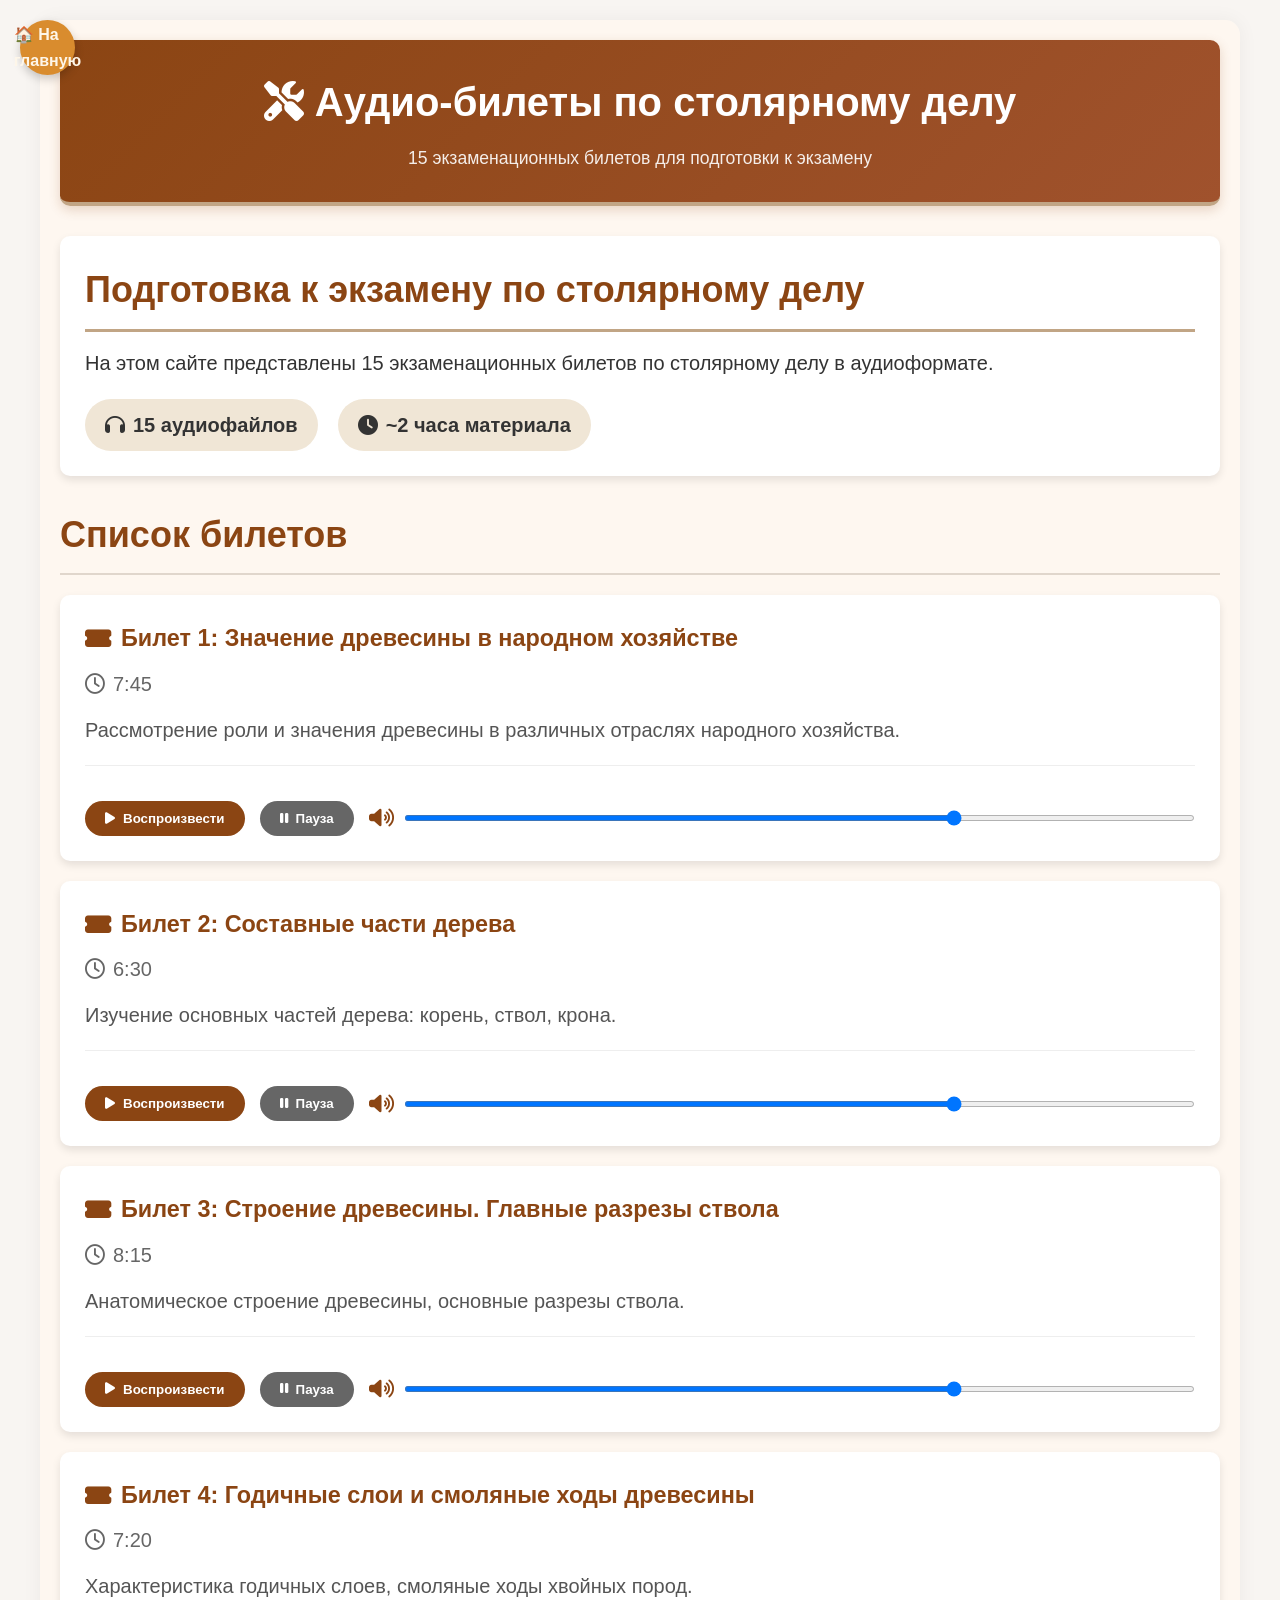
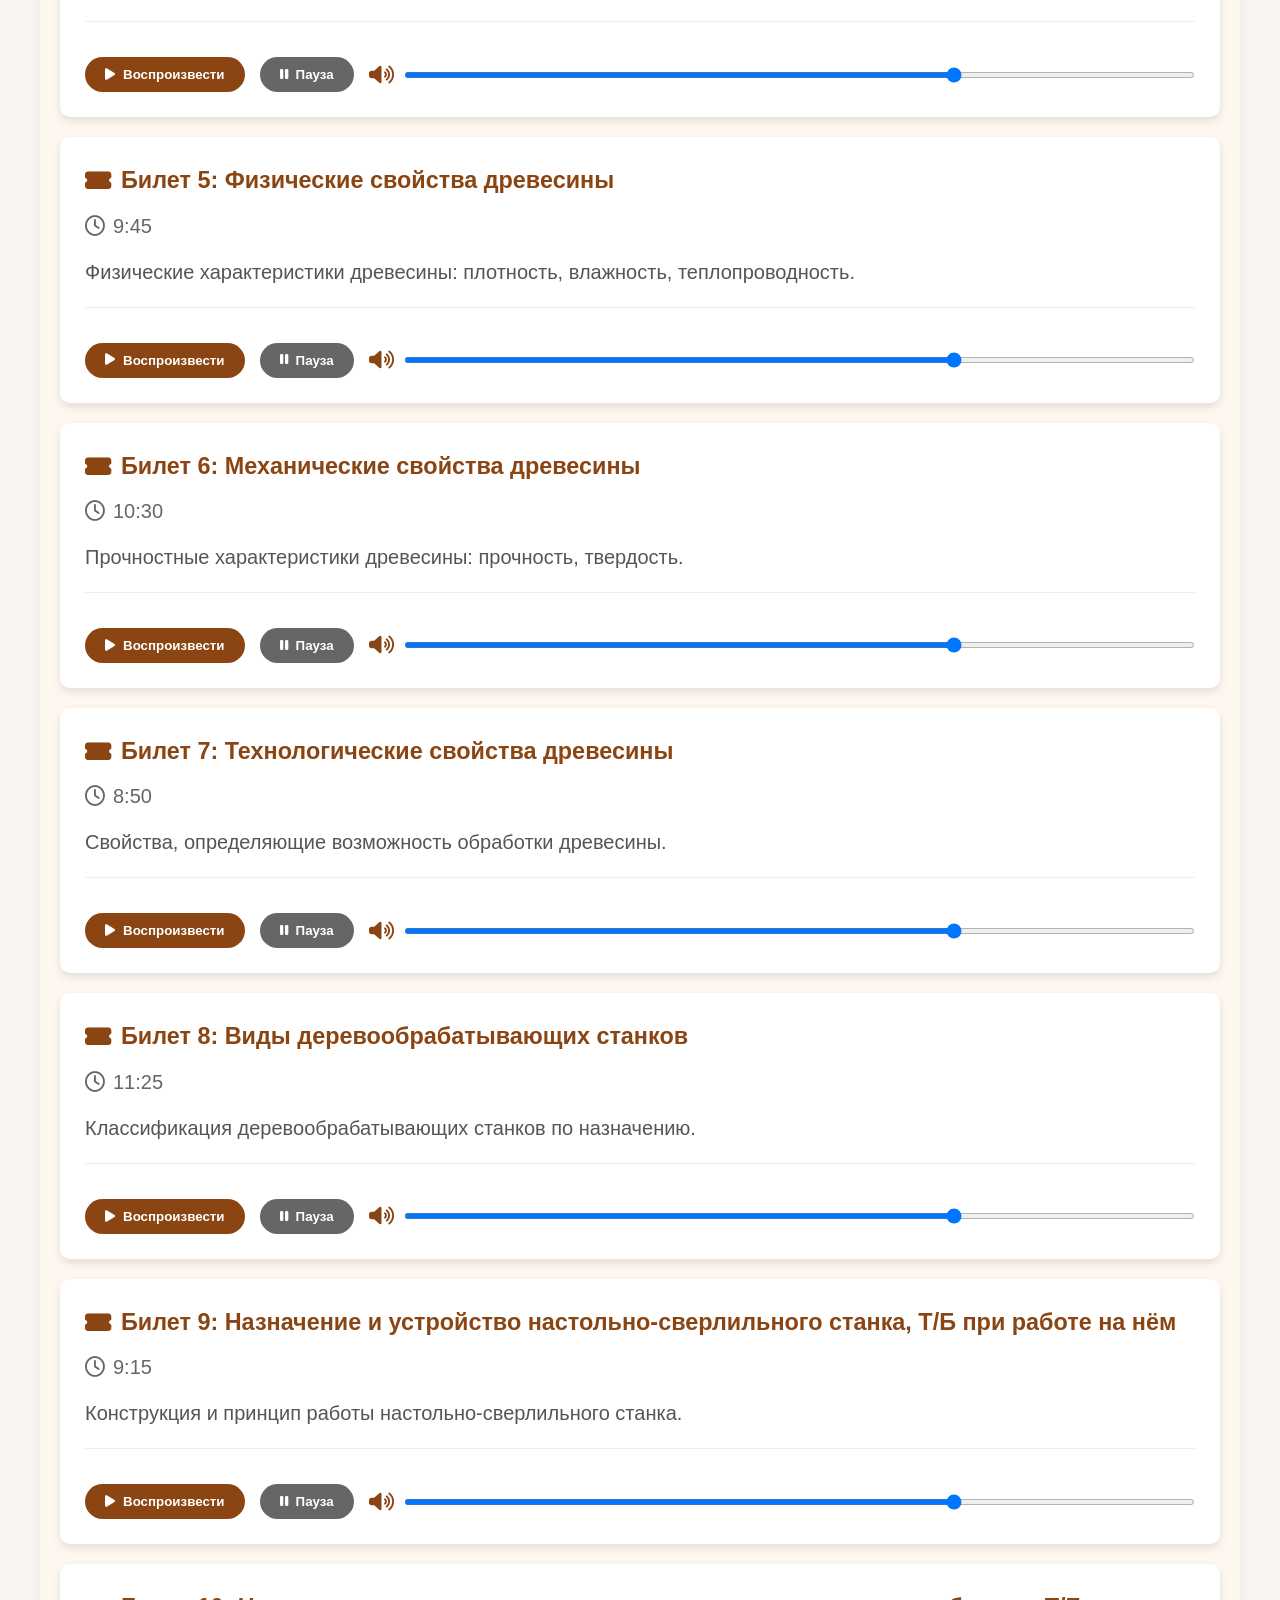
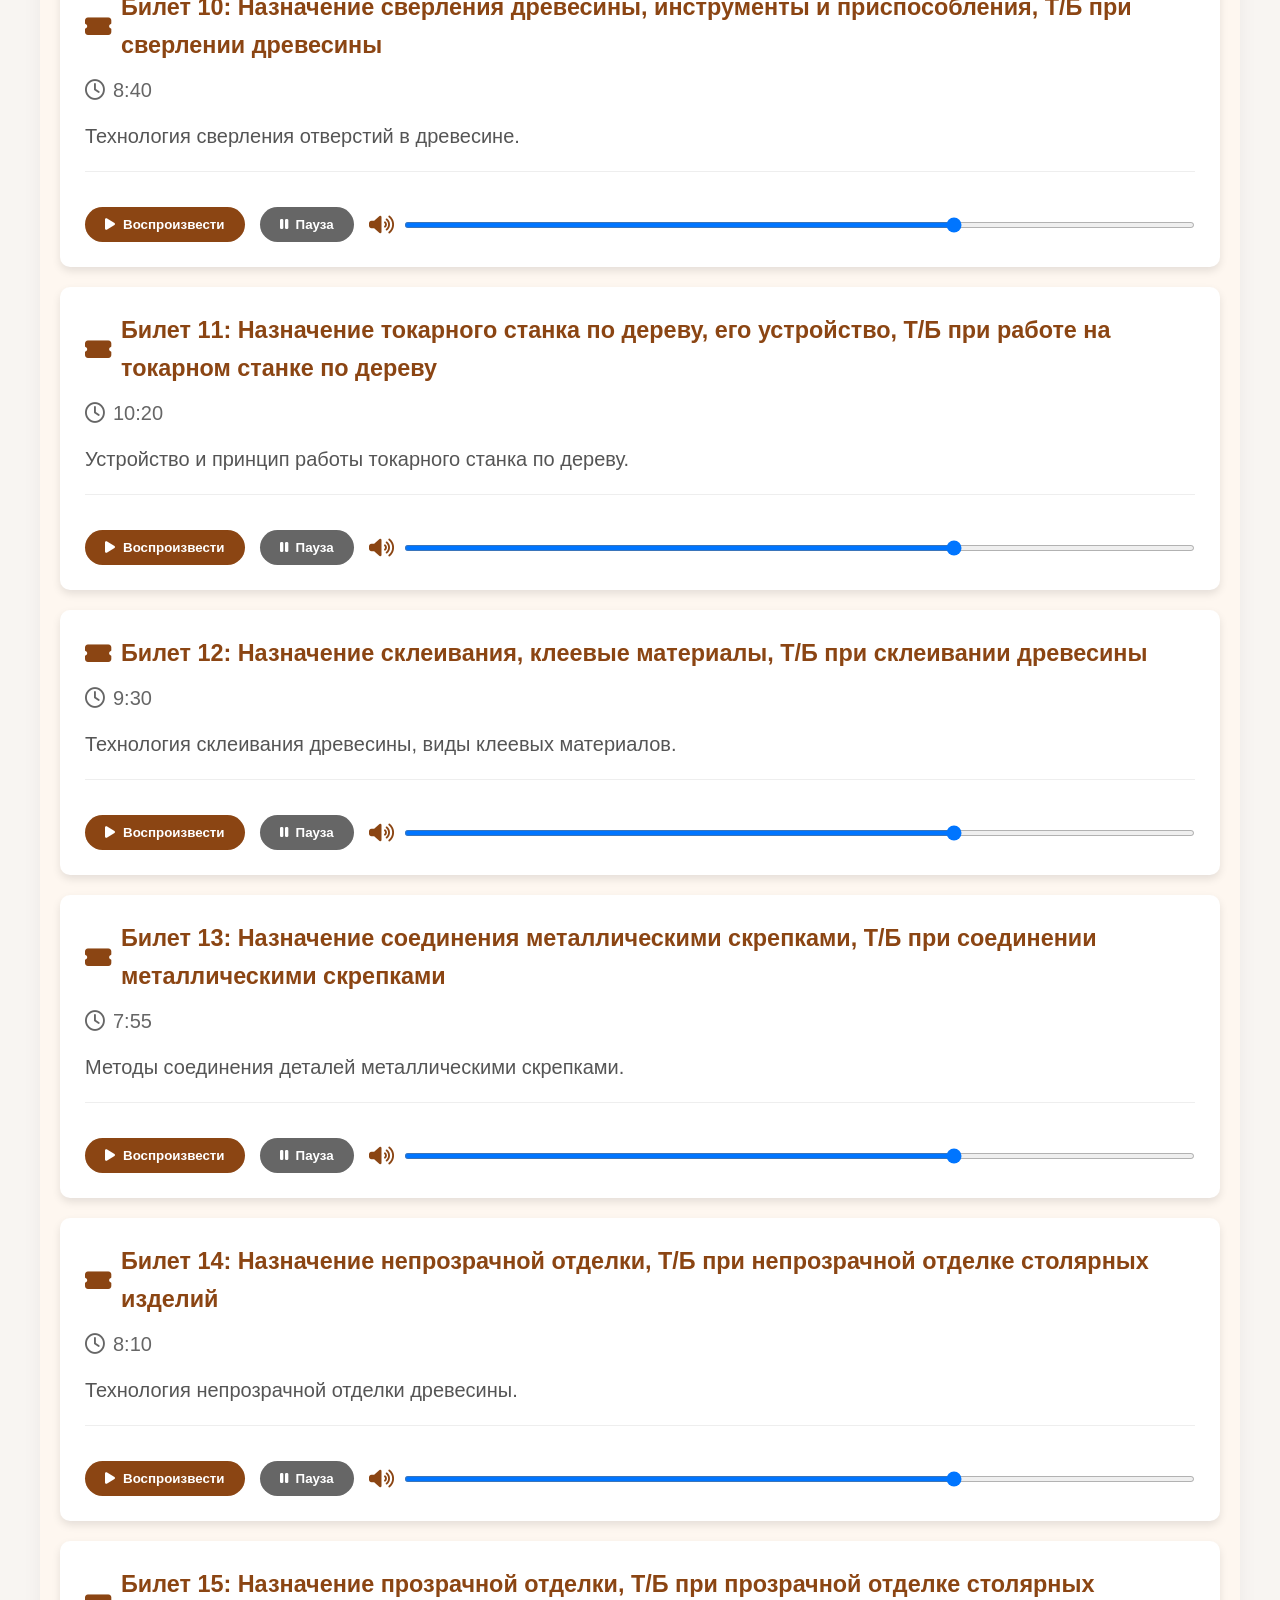
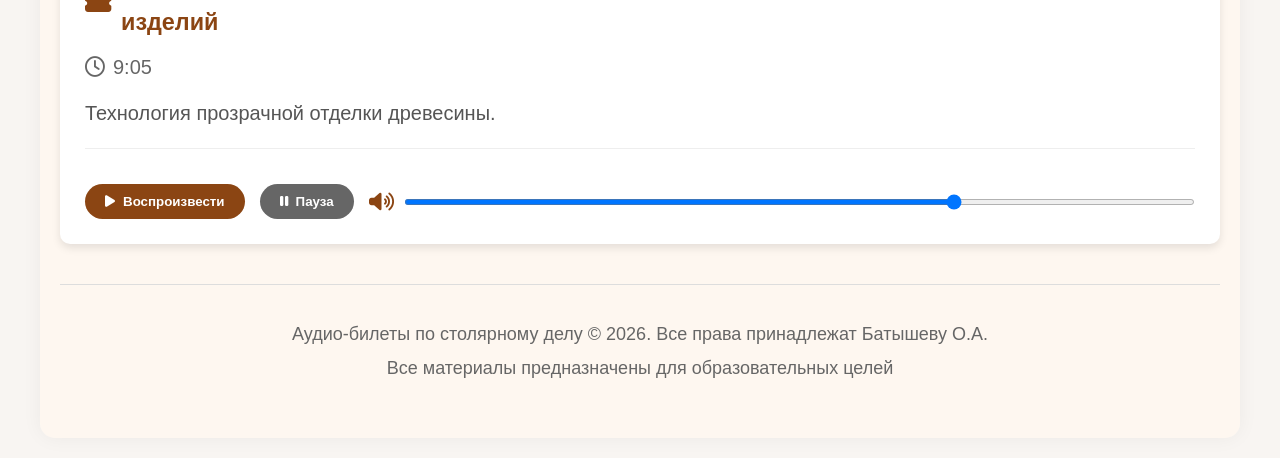
<file: audio_site/index.html>
<!DOCTYPE html>
<html lang="ru">
<head>
    <meta charset="UTF-8">
    <meta name="viewport" content="width=device-width, initial-scale=1.0">
    <title>Аудио-билеты по столярному делу</title>
    <!-- Общий стиль портала (фон, меню) -->
    <link rel="stylesheet" href="../style.css">
    <!-- Локальные стили аудио-страницы -->
    <link rel="stylesheet" href="css/style.css">
    <link rel="stylesheet" href="https://cdnjs.cloudflare.com/ajax/libs/font-awesome/6.4.0/css/all.min.css">
</head>
<body class="audio-page">
    <div class="container">
        <header>
            <h1><i class="fas fa-tools"></i> Аудио-билеты по столярному делу</h1>
            <p>15 экзаменационных билетов для подготовки к экзамену</p>
        </header>

        <main>
            <section class="intro">
                <h2>Подготовка к экзамену по столярному делу</h2>
                <p>На этом сайте представлены 15 экзаменационных билетов по столярному делу в аудиоформате.</p>
                <div class="stats">
                    <span><i class="fas fa-headphones"></i> 15 аудиофайлов</span>
                    <span><i class="fas fa-clock"></i> ~2 часа материала</span>
                </div>
            </section>

            <section class="tickets-list">
                <h2>Список билетов</h2>
                <div id="tickets-container">
                    <!-- Билеты будут загружены через JavaScript -->
                </div>
            </section>
        </main>

        <footer>
            <p>Аудио-билеты по столярному делу &copy; 2026. Все права принадлежат Батышеву О.А.</p>
            <p>Все материалы предназначены для образовательных целей</p>
        </footer>
    </div>

    <script src="js/main.js"></script>
    <script src="../script.js" defer></script>
    <!-- Одна кнопка возврата на главную (дубликат удалён) -->
    <a href="/main-portal/index.html" class="floating-home-btn">🏠 На главную</a>
</body>
</html>
</file>
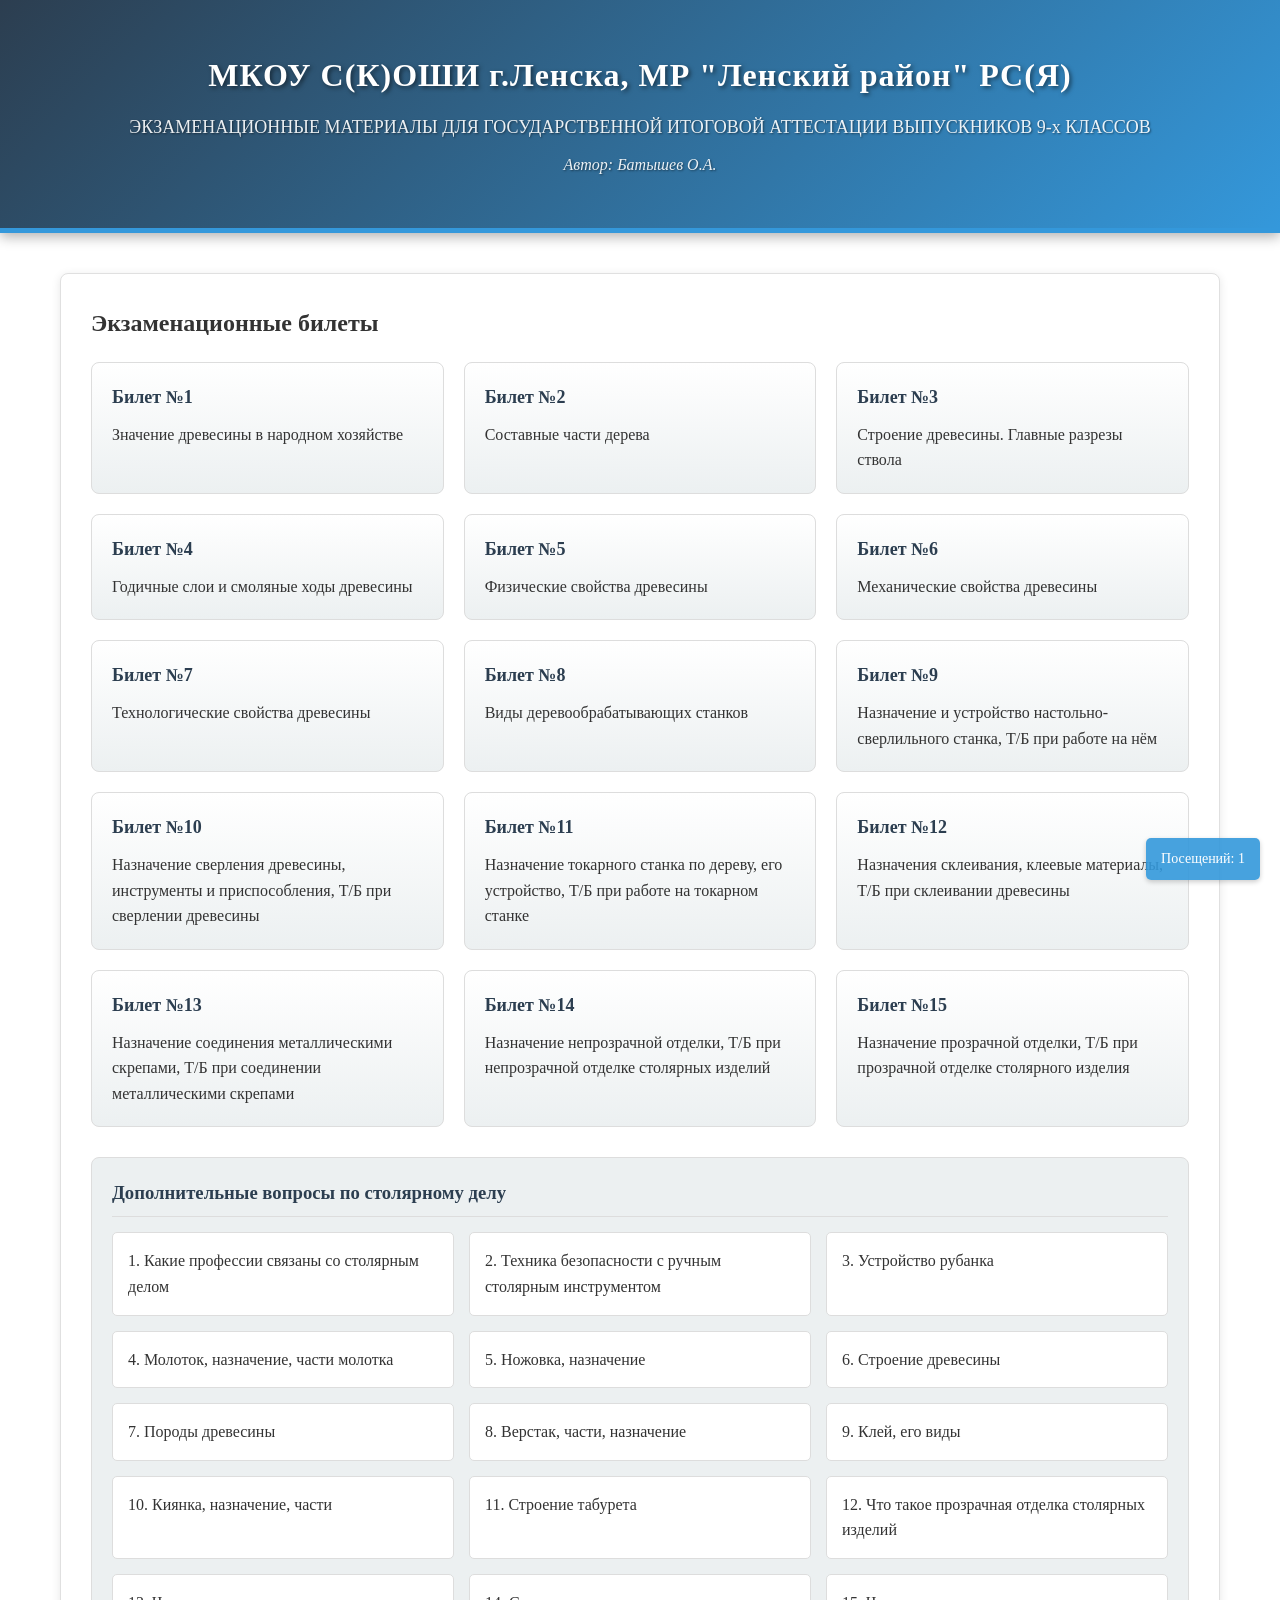
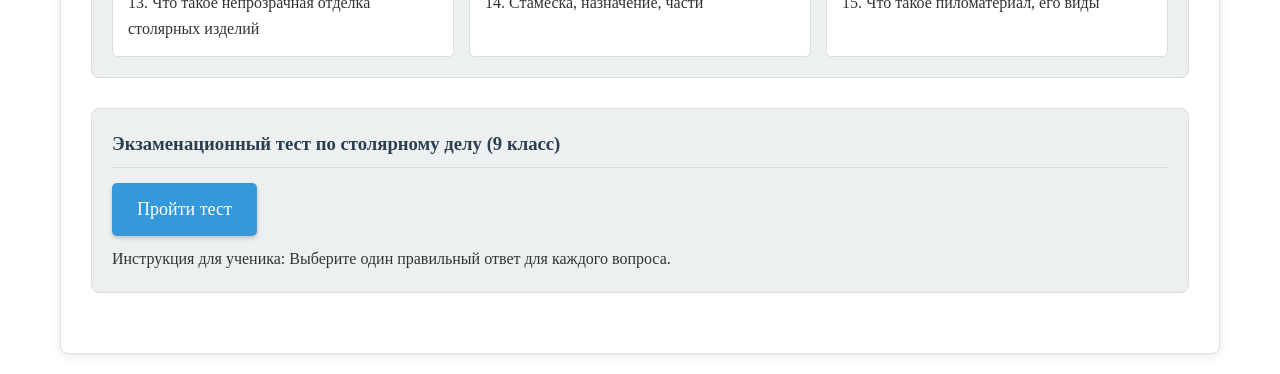
<file: batyshev-portfolio/index.html>
<!DOCTYPE html>
<html lang="ru">
<head>
    <meta charset="UTF-8">
    <meta name="viewport" content="width=device-width, initial-scale=1.0">
    <title>Экзаменационные материалы по столярному делу - 9 класс</title>
    <style>
        * {
            margin: 0;
            padding: 0;
            box-sizing: border-box;
            font-family: 'Times New Roman', serif;
        }
        
        body {
            background-image: url('file:///C:/Users/11/Documents/25_26/DEEPSEEK/2%20ДОРАБОТКА/САЙТ%20с%20билетами/087b395b-6d16-4654-b161-bf4117deb541.jpg');
            background-size: cover;
            background-position: center;
            background-attachment: fixed;
            color: #333333;
            line-height: 1.6;
        }
        
        .container {
            max-width: 1200px;
            margin: 0 auto;
            padding: 20px;
        }
        
        header {
            background: linear-gradient(135deg, #2C3E50, #3498DB);
            color: white;
            padding: 30px 0;
            text-align: center;
            box-shadow: 0 4px 12px rgba(0,0,0,0.3);
            border-bottom: 5px solid #3498DB;
            position: relative;
            overflow: hidden;
        }
        
        h1 {
            font-size: 32px;
            margin-bottom: 12px;
            text-shadow: 2px 2px 4px rgba(0,0,0,0.5);
            position: relative;
            letter-spacing: 1px;
        }
        
        .subtitle {
            font-size: 18px;
            opacity: 0.9;
            text-shadow: 1px 1px 2px rgba(0,0,0,0.5);
            position: relative;
            margin-bottom: 10px;
        }
        
        .author {
            font-size: 16px;
            font-style: italic;
            margin-top: 10px;
            opacity: 0.9;
            text-shadow: 1px 1px 2px rgba(0,0,0,0.5);
        }
        
        .page {
            display: none;
            background-color: white;
            border-radius: 8px;
            padding: 30px;
            margin-top: 20px;
            box-shadow: 0 2px 10px rgba(0,0,0,0.1);
            border: 1px solid #e0e0e0;
        }
        
        .active {
            display: block;
        }
        
        .ticket-list {
            display: grid;
            grid-template-columns: repeat(auto-fill, minmax(300px, 1fr));
            gap: 20px;
            margin-top: 20px;
        }
        
        .ticket-item {
            background-color: #ECF0F1;
            border: 1px solid #ddd;
            border-radius: 8px;
            padding: 20px;
            cursor: pointer;
            transition: all 0.3s ease;
            background-image: linear-gradient(to bottom, #ffffff, #ECF0F1);
        }
        
        .ticket-item:hover {
            background-color: #dde4e6;
            transform: translateY(-5px);
            box-shadow: 0 5px 15px rgba(0,0,0,0.1);
            border-color: #3498DB;
        }
        
        .ticket-number {
            font-weight: bold;
            font-size: 18px;
            color: #2C3E50;
            margin-bottom: 10px;
        }
        
        .ticket-title {
            font-size: 16px;
            color: #333333;
        }
        
        .ticket-content {
            margin-top: 20px;
        }
        
        .ticket-header {
            display: flex;
            justify-content: space-between;
            align-items: center;
            margin-bottom: 20px;
            padding-bottom: 10px;
            border-bottom: 2px solid #3498DB;
        }
        
        .back-button {
            background-color: #3498DB;
            color: white;
            border: none;
            padding: 10px 20px;
            border-radius: 5px;
            cursor: pointer;
            font-size: 16px;
            transition: background-color 0.3s;
            box-shadow: 0 2px 4px rgba(0,0,0,0.2);
        }
        
        .back-button:hover {
            background-color: #2980b9;
            box-shadow: 0 3px 6px rgba(0,0,0,0.3);
        }
        
        .question {
            margin-bottom: 30px;
        }
        
        .question-title {
            font-weight: bold;
            margin-bottom: 15px;
            color: #2C3E50;
            font-size: 18px;
            border-left: 4px solid #3498DB;
            padding-left: 10px;
        }
        
        .question-content {
            padding-left: 20px;
        }
        
        .question-content p {
            margin-bottom: 15px;
            color: #333333;
        }
        
        .question-content ul, .question-content ol {
            margin-bottom: 15px;
            padding-left: 30px;
        }
        
        .question-content li {
            margin-bottom: 8px;
            color: #333333;
        }
        
        .highlight {
            background-color: #e8f4fc;
            padding: 2px 5px;
            border-radius: 3px;
            color: #2C3E50;
        }
        
        .conclusion {
            background-color: #ECF0F1;
            padding: 15px;
            border-left: 4px solid #3498DB;
            margin-top: 20px;
            font-style: italic;
            border-radius: 0 8px 8px 0;
            color: #2C3E50;
        }
        
        .illustrations {
            margin-top: 30px;
            padding: 20px;
            background-color: #ECF0F1;
            border-radius: 8px;
            border: 1px solid #ddd;
            background-image: linear-gradient(to bottom, #ffffff, #ECF0F1);
        }
        
        .illustrations h3 {
            color: #2C3E50;
            margin-bottom: 15px;
            border-bottom: 1px solid #ddd;
            padding-bottom: 8px;
        }
        
        .illustration-links {
            display: flex;
            flex-wrap: wrap;
            gap: 10px;
        }
        
        .illustration-link {
            display: inline-block;
            background-color: #3498DB;
            color: white;
            padding: 8px 15px;
            border-radius: 4px;
            text-decoration: none;
            transition: background-color 0.3s;
            box-shadow: 0 2px 4px rgba(0,0,0,0.2);
        }
        
        .illustration-link:hover {
            background-color: #2980b9;
            box-shadow: 0 3px 6px rgba(0,0,0,0.3);
        }
        
        .visit-counter {
            position: fixed;
            bottom: 20px;
            right: 20px;
            background-color: rgba(52, 152, 219, 0.9);
            color: white;
            padding: 10px 15px;
            border-radius: 5px;
            font-size: 14px;
            z-index: 1000;
            box-shadow: 0 2px 5px rgba(0,0,0,0.2);
        }
        
        .test-link, .additional-questions {
            margin: 30px 0;
            padding: 20px;
            background-color: #ECF0F1;
            border-radius: 8px;
            border: 1px solid #ddd;
        }
        
        .test-link h3, .additional-questions h3 {
            color: #2C3E50;
            margin-bottom: 15px;
            border-bottom: 1px solid #ddd;
            padding-bottom: 8px;
        }
        
        .test-button {
            display: inline-block;
            background-color: #3498DB;
            color: white;
            padding: 12px 25px;
            border-radius: 5px;
            text-decoration: none;
            font-size: 18px;
            transition: all 0.3s;
            box-shadow: 0 2px 4px rgba(0,0,0,0.2);
        }
        
        .test-button:hover {
            background-color: #2980b9;
            box-shadow: 0 3px 6px rgba(0,0,0,0.3);
            transform: translateY(-2px);
        }
        
        .additional-links {
            display: grid;
            grid-template-columns: repeat(auto-fill, minmax(300px, 1fr));
            gap: 15px;
            margin-top: 15px;
        }
        
        .additional-link {
            background-color: white;
            border: 1px solid #ddd;
            border-radius: 5px;
            padding: 15px;
            text-decoration: none;
            color: #333;
            transition: all 0.3s;
        }
        
        .additional-link:hover {
            background-color: #e8f4fc;
            border-color: #3498DB;
            transform: translateY(-3px);
            box-shadow: 0 3px 8px rgba(0,0,0,0.1);
        }
        
        .test-question {
            margin-bottom: 25px;
            padding: 15px;
            border: 1px solid #e0e0e0;
            border-radius: 5px;
            background-color: #f9f9f9;
        }
        
        .test-options {
            margin-top: 10px;
        }
        
        .test-option {
            margin-bottom: 8px;
        }
        
        .test-result {
            margin-top: 30px;
            padding: 20px;
            background-color: #ECF0F1;
            border-radius: 8px;
            text-align: center;
        }
        
        @media (max-width: 768px) {
            .ticket-list {
                grid-template-columns: 1fr;
            }
            
            .ticket-header {
                flex-direction: column;
                align-items: flex-start;
            }
            
            .back-button {
                margin-top: 10px;
            }
            
            .illustration-links {
                flex-direction: column;
            }
            
            h1 {
                font-size: 26px;
            }
            
            .additional-links {
                grid-template-columns: 1fr;
            }
        }
    </style>
</head>
<body>
    <header>
        <div class="container">
            <h1>МКОУ С(К)ОШИ г.Ленска, МР "Ленский район" РС(Я)</h1>
            <div class="subtitle">ЭКЗАМЕНАЦИОННЫЕ МАТЕРИАЛЫ ДЛЯ ГОСУДАРСТВЕННОЙ ИТОГОВОЙ АТТЕСТАЦИИ ВЫПУСКНИКОВ 9-х КЛАССОВ</div>
            <div class="author">Автор: Батышев О.А.</div>
        </div>
    </header>
    
    <div class="container">
        <!-- Первая страница - список билетов -->
        <div id="page1" class="page active">
            <h2>Экзаменационные билеты</h2>
            
            <!-- Список билетов -->
            <div class="ticket-list" id="ticketList">
                <!-- Билеты будут добавлены через JavaScript -->
            </div>
            
            <!-- Ссылки на дополнительные вопросы -->
            <div class="additional-questions">
                <h3>Дополнительные вопросы по столярному делу</h3>
                <div class="additional-links">
                    <a href="#" class="additional-link" onclick="showAdditionalQuestion(1)">1. Какие профессии связаны со столярным делом</a>
                    <a href="#" class="additional-link" onclick="showAdditionalQuestion(2)">2. Техника безопасности с ручным столярным инструментом</a>
                    <a href="#" class="additional-link" onclick="showAdditionalQuestion(3)">3. Устройство рубанка</a>
                    <a href="#" class="additional-link" onclick="showAdditionalQuestion(4)">4. Молоток, назначение, части молотка</a>
                    <a href="#" class="additional-link" onclick="showAdditionalQuestion(5)">5. Ножовка, назначение</a>
                    <a href="#" class="additional-link" onclick="showAdditionalQuestion(6)">6. Строение древесины</a>
                    <a href="#" class="additional-link" onclick="showAdditionalQuestion(7)">7. Породы древесины</a>
                    <a href="#" class="additional-link" onclick="showAdditionalQuestion(8)">8. Верстак, части, назначение</a>
                    <a href="#" class="additional-link" onclick="showAdditionalQuestion(9)">9. Клей, его виды</a>
                    <a href="#" class="additional-link" onclick="showAdditionalQuestion(10)">10. Киянка, назначение, части</a>
                    <a href="#" class="additional-link" onclick="showAdditionalQuestion(11)">11. Строение табурета</a>
                    <a href="#" class="additional-link" onclick="showAdditionalQuestion(12)">12. Что такое прозрачная отделка столярных изделий</a>
                    <a href="#" class="additional-link" onclick="showAdditionalQuestion(13)">13. Что такое непрозрачная отделка столярных изделий</a>
                    <a href="#" class="additional-link" onclick="showAdditionalQuestion(14)">14. Стамеска, назначение, части</a>
                    <a href="#" class="additional-link" onclick="showAdditionalQuestion(15)">15. Что такое пиломатериал, его виды</a>
                </div>
            </div>
            
            <!-- Ссылка на экзаменационный тест -->
            <div class="test-link">
                <h3>Экзаменационный тест по столярному делу (9 класс)</h3>
                <a href="#" class="test-button" onclick="showPage(3)">Пройти тест</a>
                <p style="margin-top: 10px;">Инструкция для ученика: Выберите один правильный ответ для каждого вопроса.</p>
            </div>
        </div>
        
        <!-- Вторая страница - содержание билета -->
        <div id="page2" class="page">
            <div class="ticket-header">
                <h2 id="ticketPageTitle">Содержание билета</h2>
                <button class="back-button" onclick="showPage(1)">Назад к списку</button>
            </div>
            <div class="ticket-content" id="ticketContent">
                <!-- Содержание билета будет добавлено через JavaScript -->
            </div>
            <div class="illustrations" id="illustrationsSection">
                <!-- Ссылки на иллюстрации будут добавлены через JavaScript -->
            </div>
        </div>
        
        <!-- Третья страница - экзаменационный тест -->
        <div id="page3" class="page">
            <div class="ticket-header">
                <h2>Экзаменационный тест по столярному делу</h2>
                <button class="back-button" onclick="showPage(1)">Назад к списку</button>
            </div>
            <div id="testContent">
                <!-- Содержание теста будет добавлено через JavaScript -->
            </div>
        </div>
        
        <!-- Четвертая страница - дополнительные вопросы -->
        <div id="page4" class="page">
            <div class="ticket-header">
                <h2 id="additionalPageTitle">Дополнительные вопросы</h2>
                <button class="back-button" onclick="showPage(1)">Назад к списку</button>
            </div>
            <div id="additionalContent">
                <!-- Содержание дополнительных вопросов будет добавлено через JavaScript -->
            </div>
        </div>
    </div>
    
    <!-- Счетчик посещений -->
    <div class="visit-counter" id="visitCounter">
        Посещений: <span id="visitCount">0</span>
    </div>

    <script>
        // Счетчик посещений
        function updateVisitCounter() {
            let visits = localStorage.getItem('pageVisits');
            if (!visits) {
                visits = 1;
            } else {
                visits = parseInt(visits) + 1;
            }
            localStorage.setItem('pageVisits', visits);
            document.getElementById('visitCount').textContent = visits;
        }
        
        // Данные билетов
        const tickets = [
            {
                number: 1,
                title: "Значение древесины в народном хозяйстве",
                content: `
                    <div class="question">
                        <div class="question-title">1 вопрос: Значение древесины в народном хозяйстве</div>
                        <div class="question-content">
                            <p>Древесина – это один из самых важных и полезных материалов, который человек издавна использует для своих нужд. Её значение в народном хозяйстве (то есть во всей экономике страны) очень велико. Без древесины наша жизнь была бы гораздо сложнее.</p>
                            
                            <p><strong>Основные области применения древесины:</strong></p>
                            <ul>
                                <li><span class="highlight">Строительство</span> - самая большая область применения древесины. Из дерева строят дома, дачи, бани. Внутри зданий дерево используют для изготовления окон, дверей, лестниц, полов и межкомнатных перегородок. Деревянные балки и стропила служат основой для крыш.</li>
                                <li><span class="highlight">Производство мебели</span> - древесина – главный материал для создания мебели. Из нее делают столы, стулья, шкафы, кровати, кухонные гарнитуры. Деревянная мебель красива, прочна и экологически безопасна.</li>
                                <li><span class="highlight">Бумажная промышленность</span> - без древесины у нас не было бы бумаги. Из специально обработанной древесной массы (целлюлозы) производят бумагу для книг, тетрадей, газет, денег, обоев. Также из дерева делают картон для упаковки.</li>
                                <li><span class="highlight">Топливо</span> - древесина является источником энергии. Дрова используются для отопления домов в деревнях, для каминов и бань. Из отходов деревообработки (опилок, щепы) делают топливные брикеты.</li>
                                <li><span class="highlight">Производство предметов быта и инструментов</span> - древесина окружает нас в повседневной жизни. Из нее делают посуду (разделочные доски, ложки), игрушки (кубики, матрешки), спортивный инвентарь (лыжи, клюшки), рукоятки для инструментов (молотков, топоров, лопат). Художники создают из дерева скульптуры и сувениры.</li>
                                <li><span class="highlight">Транспорт</span> - раньше из дерева строили корабли и повозки. Сейчас в автомобиле- и вагоностроении дерево используют для внутренней отделки салонов.</li>
                            </ul>
                            
                            <p><strong>Важность лесного хозяйства.</strong></p>
                            <p>Чтобы древесины всегда хватало, люди должны заботиться о лесе: рубить деревья по плану и обязательно сажать новые. Это называется восполняемым ресурсом.</p>
                            
                            <div class="conclusion">
                                <strong>Вывод:</strong> Таким образом, древесина играет огромную роль в жизни человека и в народном хозяйстве. Она используется в строительстве, для производства мебели и бумаги, в качестве топлива и для изготовления множества полезных вещей. Древесина – это ценный, экологически чистый и возобновляемый материал.
                            </div>
                        </div>
                    </div>
                `,
                illustrations: [
                    { name: "Использование древесины в строительстве", url: "images/билет-1/использование-древесины-строительство.jpg" },
                    { name: "Деревянная мебель", url: "images/билет-1/деревянная-мебель.jpg" },
                    { name: "Производство бумаги из древесины", url: "images/билет-1/производство-бумаги.jpg" }
                ]
            },
            {
                number: 2,
                title: "Составные части дерева",
                content: `
                    <div class="question">
                        <div class="question-title">1 вопрос: Составные части дерева</div>
                        <div class="question-content">
                            <p>Дерево — это живой организм, и, как у любого организма, у него есть основные части. Каждая часть выполняет свою важную работу. Зная эти части, столяр понимает, откуда в дереве берутся те или иные свойства древесины.</p>
                            
                            <p><strong>Основные части дерева:</strong></p>
                            <ul>
                                <li><span class="highlight">Корни</span> - это подземная часть дерева. Корни, как насос, впитывают из земли воду и питательные вещества. Они также крепко держат дерево в почве, не давая ветру его повалить.</li>
                                <li><span class="highlight">Ствол</span> - это центральная, самая толстая часть дерева, которая тянется от корней к вершине. Ствол — это опора для кроны и «трубопровод». По стволу снизу вверх от корней движется вода с питательными веществам, а от листьев вниз — выработанные питательные вещества. Именно из ствола после спила и обработки получают древесину (пиломатериалы) — основной материал для столярных работ (доски, брусья).</li>
                                <li><span class="highlight">Крона</span> - это верхняя часть дерева, состоящая из веток и листьев (или хвои у ели и сосны). В листьях на свету происходит фотосинтез — процесс создания пищи для дерева. Листья также выделяют в воздух кислород, которым мы дышим.</li>
                            </ul>
                            
                            <div class="conclusion">
                                <strong>Вывод:</strong> Дерево состоит из корней, ствола, кроны. Для столяра самая важная часть — это ствол, так как именно из него получают древесину для изготовления изделий. Знание частей дерева помогает понять свойства древесины и правильно выбрать материал для работы.
                            </div>
                        </div>
                    </div>
                `,
                illustrations: [
                    { name: "Строение дерева", url: "images/билет-2/строение-дерева.jpg" },
                    { name: "Корневая система", url: "images/билет-2/корневая-система.jpg" },
                    { name: "Строение ствола дерева", url: "images/билет-2/строение-ствола.jpg" }
                ]
            },
            {
                number: 3,
                title: "Строение древесины. Главные разрезы ствола",
                content: `
                    <div class="question">
                        <div class="question-title">1 вопрос: Строение древесины. Главные разрезы ствола</div>
                        <div class="question-content">
                            <p><strong>Что такое древесина?</strong></p>
                            <p>Древесина – это плотный материал, из которого состоит ствол, корни и ветви дерева. Это основной материал, с которым работает столяр.</p>
                            
                            <p><strong>Основные части дерева.</strong></p>
                            <p>У растущего дерева есть три главные части:</p>
                            <ul>
                                <li>Корни – держат дерево в земле и всасывают воду с питательными веществами.</li>
                                <li>Ствол – это главная, самая толстая часть дерева. Из него получают пиломатериалы (доски, брусья).</li>
                                <li>Крона – это ветки и листья (или хвоя).</li>
                            </ul>
                            
                            <p><strong>Строение ствола.</strong></p>
                            <p>Если спилить дерево поперек, мы увидим на торце (срезе) несколько колец. Это срез ствола. На нем можно рассмотреть:</p>
                            <ul>
                                <li>Кора – защищает дерево. Столяры ее обычно снимают.</li>
                                <li>Луб – слой под корой.</li>
                                <li>Камбий – тонкий слой, где дерево растет в толщину.</li>
                                <li>Заболонь – молодая, не очень прочная часть древесины.</li>
                                <li>Ядро – старая, самая прочная и ценная центральная часть ствола.</li>
                                <li>Годовые кольца – это темные и светлые кольца. По ним можно узнать, сколько лет дереву. Одно темное и одно светлое кольцо вместе – это один год жизни дерева.</li>
                            </ul>
                            
                            <p><strong>Три главных разрезы ствола.</strong></p>
                            <p>Чтобы получить из круглого бревна доски, его распиливают по-разному. Основные разрезы бывают трех видов:</p>
                            
                            <p><strong>1. Поперечный (Торцевой)</strong></p>
                            <ul>
                                <li><strong>Как получают?</strong> Разрезают ствол поперек волокон.</li>
                                <li><strong>Как выглядит рисунок древесины?</strong> Видны годовые кольца в виде концентрических кругов.</li>
                                <li><strong>Где применяют?</strong> Для изготовления торцевых досок (для разделочных досок, полок), для декора.</li>
                            </ul>
                            
                            <p><strong>2. Радиальный</strong></p>
                            <ul>
                                <li><strong>Как получают?</strong> Разрезают ствол вдоль волокон через сердцевину (по радиусу).</li>
                                <li><strong>Как выглядит рисунок древесины?</strong> Видны годовые кольца в виде параллельных полос.</li>
                                <li><strong>Где применяют?</strong> Для получения самых прочных и качественных досок (для мебели, паркета).</li>
                            </ul>
                            
                            <p><strong>3. Тангенциальный</strong></p>
                            <ul>
                                <li><strong>Как получают?</strong> Разрезают ствол вдоль волокон, но не доходя до сердцевины (по касательной).</li>
                                <li><strong>Как выглядит рисунок древесины?</strong> Виден красивый рисунок в виде арок, волн (текстура древесины).</li>
                                <li><strong>Где применяют?</strong> Для обшивки стен, дверей, где важен красивый внешний вид.</li>
                            </ul>
                            
                            <p><strong>Почему это важно знать столяру?</strong></p>
                            <p>Знание разрезов очень важно для работы:</p>
                            <ul>
                                <li><span class="highlight">Прочность:</span> Радиальный распил дает более прочную доску, которая меньше коробится (меняет форму).</li>
                                <li><span class="highlight">Внешний вид:</span> Тангенциальный распил показывает красивый рисунок дерева для декоративных работ.</li>
                                <li><span class="highlight">Экономия:</span> Правильный распил помогает получить больше качественных досок из одного бревна без лишних отходов.</li>
                            </ul>
                            
                            <div class="conclusion">
                                <strong>Вывод:</strong> Строение древесины и умение определять разрезы ствола – это основа знаний столяра. Это помогает правильно выбирать материал для каждой поделки, чтобы она была прочной, красивой и долговечной.
                            </div>
                        </div>
                    </div>
                `,
                illustrations: [
                    { name: "Строение древесины", url: "images/билет-3/строение-древесины.jpg" },
                    { name: "Годовые кольца", url: "images/билет-3/годовые-кольца.jpg" },
                    { name: "Виды разрезов древесины", url: "images/билет-3/виды-разрезов.jpg" }
                ]
            },
            {
                number: 4,
                title: "Годичные слои и смоляные ходы древесины",
                content: `
                    <div class="question">
                        <div class="question-title">1 вопрос: Годичные слои и смоляные ходы древесины</div>
                        <div class="question-content">
                            <h3>Годичные слои (Годичные кольца)</h3>
                            <p><strong>Что это такое?</strong></p>
                            <p>Годичные слои — это видимые на поперечном (торцевом) срезе ствола концентрические кольца. Каждое кольцо представляет собой прирост древесины за один вегетационный период (обычно за один год).</p>
                            
                            <p><strong>Как они образуются?</strong></p>
                            <p>Образование годичных слоев связано с сезонными изменениями активности камбия (образовательной ткани, расположенной между корой и древесиной).</p>
                            <ol>
                                <li><strong>Весна и начало лета:</strong> Дерево активно растет, ему нужны широкие проводящие пути для воды и питательных веществах. Образуется ранняя древесина (светлая часть кольца). Ее клетки имеют тонные стенки и широкий просвет. Эта древесина менее плотная и прочная, но хорошо проводит воду.</li>
                                <li><strong>Лето и осень:</strong> Рост замедляется. Образуется поздняя древесина (темная часть кольца). Ее клетки имеют толстые стенки и узкий просвет. Эта древесина более плотная, твердая и прочная, она выполняет в основном механическую функцию (поддержка ствола).</li>
                            </ol>
                            <p>Чередование светлой ранней и темной поздней древесины и создает видимую границу — годичное кольцо.</p>
                            
                            <p><strong>Основные функции:</strong></p>
                            <ul>
                                <li>Проведение воды и питательных веществ (ранняя древесина).</li>
                                <li>Механическая опора (поздняя древесина).</li>
                                <li>Запас питательных веществ.</li>
                            </ul>
                            
                            <p><strong>Что можно определить по годичным слоям?</strong></p>
                            <ul>
                                <li><strong>Возраст дерева:</strong> Подсчитав кольца (за вычетом возможных погрешностей).</li>
                                <li><strong>Условия роста:</strong> Широкие кольца говорят о благоприятных годах (много солнца, влаги), узкие — о неблагоприятных (засуха, болезни, затенение).</li>
                                <li><strong>Стороны света:</strong> В северном полушарии более широкие кольца обычно образуются с южной стороны.</li>
                            </ul>
                            
                            <h3>Смоляные ходы (смоляные каналы)</h3>
                            <p><strong>Что это такое?</strong></p>
                            <p>Смоляные ходы — это тонные, наполненные смолой межклеточные пространства в древесине. Они характерны не для всех пород, а в основном для хвойных (сосна, ель, лиственница, кедр). У лиственных пород (например, у березы или дуба) смоляных ходов нет.</p>
                            
                            <p><strong>Как они устроены?</strong></p>
                            <p>Это система каналов, выстланная изнутри специальными живыми клетками (эпителием), которые и выделяют смолу. Смоляные ходы бывают:</p>
                            <ul>
                                <li>Вертикальные (проходят вдоль ствола).</li>
                                <li>Горизонтальные (проходят в сердцевинных лучах, поперек ствола).</li>
                            </ul>
                            <p>Обе системы соединяются между собой, образуя единую смолоносную сеть.</p>
                            
                            <p><strong>Основные функции:</strong></p>
                            <ul>
                                <li><strong>Защита от повреждений:</strong> При ранении дерева (например, насекомыми-короедами) смола под давлением вытекает и "заклеивает" рану, не давая проникнуть инфекциям и вредителям.</li>
                                <li><strong>Защита от грибов и бактерий:</strong> Смола обладает антисептическими свойствами.</li>
                            </ul>
                            
                            <p><strong>Где их можно увидеть?</strong></p>
                            <ul>
                                <li>На поперечном срезе хвойного дерева смоляные ходы видны как мелкие белые точки (чаще в поздней древесине).</li>
                                <li>На продольном срезе они выглядят как темные штрихи-черточки.</li>
                                <li>Яркий пример — смола, которая выступает на поверхности сосновой доски или бревна.</li>
                            </ul>
                            
                            <div class="conclusion">
                                <strong>Итог:</strong><br>
                                • Годичные слои — это "летопись" жизни дерева, его ежегодный прирост.<br>
                                • Смоляные ходы — это его "аптечка и система защиты", характерная для хвойных пород.
                            </div>
                        </div>
                    </div>
                `,
                illustrations: [
                    { name: "Годичные кольца дерева", url: "images/билет-4/годовые-кольца-деталь.jpg" },
                    { name: "Смоляные ходы в древесине", url: "images/билет-4/смоляные-ходы.jpg" },
                    { name: "Строение ствола хвойного дерева", url: "images/билет-4/строение-ствола-хвойного.jpg" }
                ]
            },
            {
                number: 5,
                title: "Физические свойства древесины",
                content: `
                    <div class="question">
                        <div class="question-title">1 вопрос: Физические свойства древесины</div>
                        <div class="question-content">
                            <p>Физические свойства древесины — это характеристики, которые описывают ее состояние и поведение под воздействием физических факторов (таких как тепло, влага, звук, электричество) без изменения ее химического состава.</p>
                            
                            <ol>
                                <li><strong>Цвет</strong> — это окраска древесины, зависящая от породы, возраста дерева и условий его роста. Например, сосна обычно желтоватая, дуб — коричневый, а берёза — светлая. Цвет влияет на внешний вид изделия.</li>
                                
                                <li><strong>Блеск</strong> — это способность поверхности отражать свет. Она зависит от плотности и структуры древесины. Дуб и клён блестят ярко, а осина — матово. Блеск придаёт изделию декоративность.</li>
                                
                                <li><strong>Запах</strong> — это аромат, который выделяет древесина благодаря смолам, эфирным маслам и дубильным веществам. Сосна пахнет смолой, а кедр — сильно и приятно. Запах помогает определить породу древесины и важен для изделий, которые будут контактировать с продуктами, например, шкатулок для чая.</li>
                                
                                <li><strong>Текстура</strong> — это узор на поверхности древесины, создаваемый годичными слоями, сердцевинными лучами и волокнами. У ясеня текстура полосатая, а у ореха — сложная и красивая. Текстура — главный декоративный признак древесины.</li>
                                
                                <li><strong>Влажность</strong> — это количество влаги в древесине. Это самое важное свойство для работы с деревом. Влажность измеряется в процентах. От неё зависит, будет ли изделие коробиться, трескаться или сохранять форму.</li>
                                
                                <li><strong>Плотность</strong> — это отношение массы древесины к её объёму. Она бывает низкой, средней и высокой. Например, бальза — очень лёгкая, а дуб — тяжёлый. Плотность влияет на прочность, твёрдость и обрабатываемость древесины.</li>
                                
                                <li><strong>Твёрдость</strong> — это способность древесины сопротивляться вдавливанию более твёрдых тел, таких как гвозди или резцы. Сосна мягкая, берёза твёрдая, а самшит — очень твёрдый. Твёрдость определяет износ инструментов и область применения древесины. Из твёрдых пород делают полы, а из мягких — резьбу.</li>
                                
                                <li><strong>Теплопроводность</strong> — это способность древесины проводить тепло. Древесина плохо проводит тепло, поэтому её используют для изготовления рукояток инструментов, отделки бань и домов.</li>
                                
                                <li><strong>Звукопроводность</strong> — это способность древесины проводить звук. Вдоль волокон звук распространяется особенно хорошо. Это свойство учитывают при строительстве, а также при изготовлении музыкальных инструментов.</li>
                                
                                <li><strong>Электропроводность</strong> — это способность древесина проводить электрический ток. Сухая древесина — отличный диэлектрик, но при увеличении влажности её электропроводность резко возрастает. Это важно для безопасности.</li>
                                
                                <li><strong>Гигроскопичность</strong> — это способность древесины поглощать влагу из воздуха и отдавать её обратно. Из-за этого древесина «дышит», но может разбухать и коробиться при изменении влажности.</li>
                                
                                <li><strong>Разбухание и усушка</strong> — это изменение размеров древесины при изменении её влажности. Разбухание происходит при увеличении влажности, а усушка — при уменьшении. Это важно учитывать при работе с древесиной, чтобы избежать коробления и трещин.</li>
                            </ol>
                            
                            <p><strong>Почему это важно для столяра?</strong></p>
                            <p>Знание этих свойств помогает столяру:</p>
                            <ul>
                                <li>Правильно выбрать породу дерева для конкретного изделия.</li>
                                <li>Предвидеть, как древесина будет вести себя в готовом изделии.</li>
                                <li>Выбрать подходящую технологию обработки и инструменты.</li>
                            </ul>
                        </div>
                    </div>
                `,
                illustrations: [
                    { name: "Цвет и текстура различных пород древесины", url: "images/билет-5/цвет-текстура-древесины.jpg" },
                    { name: "Измерение влажности древесины", url: "images/билет-5/измерение-влажности.jpg" },
                    { name: "Плотность различных пород дерева", url: "images/билет-5/плотность-древесины.jpg" }
                ]
            },
            {
                number: 6,
                title: "Механические свойства древесины",
                content: `
                    <div class="question">
                        <div class="question-title">1 вопрос: Механические свойства древесины</div>
                        <div class="question-content">
                            <p>Механические свойства древесины — это способность древесины сопротивляться воздействию внешних сил (нагрузок). Эти свойства являются определяющими при выборе древесины для конкретных целей (строительство, мебель, инструменты и т.д.).</p>
                            
                            <p><strong>Основные виды механических свойств:</strong></p>
                            <ol>
                                <li><strong>Прочность</strong> - способность древесины сопротивляться разрушению под действием нагрузок.</li>
                                <li><strong>Твердость</strong> - способность древесины сопротивляться внедрению в нее более твердого тела.</li>
                                <li><strong>Ударная вязкость</strong> - способность древесины поглощать работу при ударе без разрушения.</li>
                                <li><strong>Деформативные свойства</strong> - способность древесины деформироваться под нагрузкой без разрушения.</li>
                                <li><strong>Способность удерживать крепления</strong> - насколько хорошо древесина удерживает гвозди, шурупы, скобы.</li>
                            </ol>
                            
                            <div class="conclusion">
                                <strong>Вывод:</strong> Знание механических свойств древесины позволяет инженерам и проектировщикам грамотно выбирать материалы для конструкций, учитывая все сильные и слабые стороны этого уникального природного материала.
                            </div>
                        </div>
                    </div>
                `,
                illustrations: [
                    { name: "Прочность древесины при различных нагрузках", url: "images/билет-6/прочность-древесины.jpg" },
                    { name: "Тестирование твердости древесины", url: "images/билет-6/тестирование-твердости.jpg" }
                ]
            },
            {
                number: 7,
                title: "Технологические свойства древесины",
                content: `
                    <div class="question">
                        <div class="question-title">1 вопрос: Технологические свойства древесины</div>
                        <div class="question-content">
                            <p>Технологические свойства – это такие свойства, которые связаны с производственными процессами обработки древесины.</p>
                            
                            <p><strong>Способность удерживать металлические крепления.</strong> Забитый в древесину гвоздь держится крепко, потому что её волокна оказывают на стержень давление. Сопротивление зависит от положения гвоздя относительно волокон, породы и плотности древесины. Чем выше плотность, тем больше она препятствует вбиванию и выдергиванию гвоздя.</p>
                            
                            <p><strong>Способность к гнутью.</strong> Наибольшей способностью к гнутью обладают лиственные породы (дуб, ясень, берёза). У хвойных пород эта способность невелика. Чем выше влажность древесины, тем выше способность к гнутью.</p>
                            
                            <p><strong>Износостойкость.</strong> Эта способность выражается в том, что поверхностные слои древесины противостоят разрушению в процессе трения. Износ древесины с боковой поверхности больше, чем с торцевой. Чем выше твёрдость и плотность, тем меньше износ. Влажная древесина больше подвержена износу, чем сухая.</p>
                            
                            <p><strong>Сопротивление раскалыванию.</strong> Эта способность древесины под действием клина разделяться на части вдоль волокон. Практическое значение это свойство используется при клёпке бочек, изготовлении ободьев, спиц, кровельной драни. Сопротивление по радиальной плоскости у лиственных пород меньше, чем по тангентальной. У хвойных пород, наоборот, раскалывание по тангентальной плоскости меньше, чем по радиальной, так как разрушается ранняя древесина, а не поздняя.</li>
                            </ul>
                            
                            <div class="conclusion">
                                <strong>Вывод:</strong> Знание технологических свойств древесины позволяет столяру правильно выбирать методы обработки, инструменты и крепежные элементы для каждого конкретного случая, что обеспечивает качество и долговечность изделий.
                            </div>
                        </div>
                    </div>
                `,
                illustrations: [
                    { name: "Способность древесины удерживать крепления", url: "images/билет-7/крепления-древесины.jpg" },
                    { name: "Технология гнутья древесины", url: "images/билет-7/гнутье-древесины.jpg" },
                    { name: "Износостойкость различных пород", url: "images/билет-7/износостойкость.jpg" }
                ]
            },
            {
                number: 8,
                title: "Виды деревообрабатывающих станков",
                content: `
                    <div class="question">
                        <div class="question-title">1 вопрос: Виды деревообрабатывающих станков</div>
                        <div class="question-content">
                            <p><strong>Что такое деревообрабатывающий станок?</strong></p>
                            <p>Деревообрабатывающий станок — это электрическая машина, которая с помощью специальных режущих инструментов (пил, фрез, ножей, сверл) обрабатывает древесину. Станки нужны для того, чтобы быстро и точно выполнять работу, которую трудно или долго делать вручную.</p>
                            
                            <p><strong>Основные виды деревообрабатывающих станков</strong></p>
                            <p>В школьной мастерской мы используем несколько основных видов станков. Каждый из них выполняет свою задачу.</p>
                            
                            <p><strong>1. Токарный станок</strong></p>
                            <ul>
                                <li><strong>Для чего нужен?</strong> Для вытачивания круглых деталей.</li>
                                <li><strong>Что делает?</strong> Вращает заготовку, а мы с помощью стамески придаем ей форму (например, ножки для стула, шкатулки, матрешки).</li>
                                <li><strong>Главное правило безопасности:</strong> Крепко закрепи заготовку! Не подходи близко к вращающейся детали.</li>
                            </ul>
                            
                            <p><strong>2. Сверлильный станок</strong></p>
                            <ul>
                                <li><strong>Для чего нужен?</strong> Для сверления отверстий.</li>
                                <li><strong>Что делает?</strong> Крепко держит сверло и точно делает прямые отверстия нужной глубины.</li>
                                <li><strong>Главное правило безопасности:</strong> Не держи деталь руками! Ее нужно зажать в тисках. Убрать волосы под головной убор.</li>
                            </ul>
                            
                            <p><strong>3. Фрезерный станок</strong></p>
                            <ul>
                                <li><strong>Для чего нужен?</strong> Для вырезания пазов, фасок, сложных узоров.</li>
                                <li><strong>Что делает?</strong> Вращающаяся фреза (как маленькая резцовая головка) срезает лишнюю древесину по краю или плоскости детали.</li>
                                <li><strong>Главное правило безопасности:</strong> Подавай заготовку плавно и равномерно! Руки должны быть далеко от фрезы.</li>
                            </ul>
                            
                            <p><strong>4. Циркулярная пила (Круглопильный станок)</strong></p>
                            <ul>
                                <li><strong>Для чего нужен?</strong> Для продольной и поперечной распиловки досок.</li>
                                <li><strong>Что делает?</strong> Острый металлический диск с зубьями быстро и ровно распиливает древесину.</li>
                                <li><strong>Главное правило безопасности:</strong> Используй толкатель! Никогда не пили маленькие детали вручную. Держи пальцы далеко от пильного диска.</li>
                            </ul>
                            
                            <p><strong>5. Фуговальный станок</strong></p>
                            <ul>
                                <li><strong>Для чего нужен?</strong> Для выравнивания поверхности досок и создания ровной кромки.</li>
                                <li><strong>Что делает?</strong> Вращающийся ножевой вал снимает тонкий слой дерева, делая одну сторону доски идеально плоской и прямой.</li>
                                <li><strong>Главное правило безопасности:</strong> Никогда не опускай руки близко к ножевому валу! Используй специальные прижимные колодки.</li>
                            </ul>
                            
                            <p><strong>6. Ленточная пила</strong></p>
                            <ul>
                                <li><strong>Для чего нужен?</strong> Для криволинейного (фигурного) распила.</li>
                                <li><strong>Что делает?</strong> Гибкая металлическая лента с зубьями, замкнутая в кольцо, позволяет выпиливать из дерева закругленные детали.</li>
                                <li><strong>Главное правило безопасности:</strong> Следи за плавностью подачи! Не делай резких поворотов заготовки, чтобы не сломалось полотно.</li>
                            </ul>
                            
                            <p><strong>Общие правила безопасности при работе на всех станках:</strong></p>
                            <ol>
                                <li>Работай только с разрешения учителя.</li>
                                <li>Надевай защитные очки — они защитят глаза от стружки и пыли.</li>
                                <li>Убери свободную одежду, застегни рукава, убери волосы под головной убор, чтобы ничего не намоталось на вращающиеся части.</li>
                                <li>Проверь, исправен ли станок и хорошо ли закреплен режущий инструмент.</li>
                                <li>Не отвлекайся и не разговаривай с товарищами во время работы.</li>
                                <li>После работы выключи станок, убери рабочее место и убери стружку щеткой (не руками!).</li>
                            </ol>
                            
                            <div class="conclusion">
                                <strong>Вывод:</strong> Деревообрабатывающие станки — это главные помощники столяра. Они делают работу быстрее и качественнее. Но помни, что каждый станок опасен, если работать на нем без знаний и нарушать правила. Безопасность — это самое важное в нашей работе.
                            </div>
                        </div>
                    </div>
                `,
                illustrations: [
                    { name: "Токарный станок по дереву", url: "images/билет-8/токарный-станок.jpg" },
                    { name: "Сверлильный станок", url: "images/билет-8/сверлильный-станок.jpg" },
                    { name: "Фрезерный станок", url: "images/билет-8/фрезерный-станок.jpg" },
                    { name: "Циркулярная пила", url: "images/билет-8/циркулярная-пила.jpg" }
                ]
            },
            {
                number: 9,
                title: "Назначение и устройство настольно-сверлильного станка, Т/Б при работе на нём",
                content: `
                    <div class="question">
                        <div class="question-title">1 вопрос: Назначение и устройство настольно-сверлильного станка, Т/Б при работе на нём</div>
                        <div class="question-content">
                            <p><strong>Назначение настольно-сверлильного станка</strong></p>
                            <p>Настольно-сверлильный станок предназначен для выполнения точных и повторяемых операций сверления в различных материалах (древесине, металле, пластике). В отличие от ручной дрели, он обеспечивает:</p>
                            <ul>
                                <li>Высокую точность: Сверло не уводит в сторону, отверстия получаются строго перпендикулярными.</li>
                                <li>Стабильность и повторяемость: Возможность серийного изготовления одинаковых деталей.</li>
                                <li>Качество отверстия: Чистота обработанной поверхности благодаря стабильному вращению и подаче.</li>
                                <li>Безопасность: Заготовка надежно закреплена, а сверление осуществляется двумя руками.</li>
                            </ul>
                            <p>Основные операции: сверление, рассверливание, зенкерование, развертывание, нарезание резьбы метчиком.</p>
                            
                            <p><strong>Устройство настольно-сверлильного станка</strong></p>
                            <p>Конструкция станка состоит из нескольких ключевых узлов, смонтированных на общей станине:</p>
                            <ol>
                                <li><strong>Станина</strong> - массивное чугунное или стальное основание, обеспечивающее устойчивость всего станка и гасящее вибрации.</li>
                                <li><strong>Стол</strong> - плита с Т-образными пазами для крепления заготовки с помощью струбцин или тисков.</li>
                                <li><strong>Колонна (стойка)</strong> - вертикальная колонна, соединяющая станину с головкой станка.</li>
                                <li><strong>Сверлильная головка (шпиндельная бабка)</strong> - основной узел, содержащий электродвигатель, шпиндель, патрон и механизм подачи.</li>
                                <li><strong>Органы управления</strong> - кнопки "Пуск" и "Стоп", рычаг блокировки шпинделя, рукоятка механизма подачи.</li>
                            </ol>
                            
                            <p><strong>Техника безопасности (Т/Б) при работе на настольно-сверлильном станке</strong></p>
                            <p><strong>Tребования перед началом работы:</strong></p>
                            <ol>
                                <li>Правильная одежда: Наденьте обтягивающую одежду, застегните или подверните рукава. Уберите длинные волосы под головной убор.</li>
                                <li>Защита глаз: Обязательно наденьте защитные очки.</li>
                                <li>Проверка станка: Убедитесь в исправности заземления, надежности крепления ремня привода, работе кнопок.</li>
                                <li>Подготовка заготовки и инструмента: Подберите правильное сверло, проверьте заготовку, наметьте центр будущего отверстия.</li>
                            </ol>
                            
                            <p><strong>Требования во время работы:</strong></p>
                            <ol>
                                <li>Надежное крепление заготовки: Заготовка должна быть прочно закреплена в тисках или струбцинами.</li>
                                <li>Правильная подача: Подавайте сверло на заготовку плавно, без рывков.</li>
                                <li>Внимание при окончании сверления: Будьте осторожны в момент выхода сверла из заготовки.</li>
                                <li>Не оставляйте станок без присмотра во включенном состоянии.</li>
                            </ol>
                            
                            <p><strong>Требования по окончании работы:</strong></p>
                            <ol>
                                <li>Отключите станок от сети.</li>
                                <li>Удалите стружку с помощью щетки.</li>
                                <li>Приведите рабочее место в порядок.</li>
                                <li>Сдайте станок дежурному или учителю.</li>
                            </ol>
                            
                            <div class="conclusion">
                                <strong>Запомните:</strong> Ключ, оставленный в патроне, — это опасный снаряд. Всегда извлекайте его сразу после зажима сверла!
                            </div>
                        </div>
                    </div>
                `,
                illustrations: [
                    { name: "Устройство настольно-сверлильного станка", url: "images/билет-9/устройство-сверлильного-станка.jpg" },
                    { name: "Правильное крепление заготовки", url: "images/билет-9/крепление-заготовки.jpg" },
                    { name: "Средства защиты при работе", url: "images/билет-9/средства-защиты.jpg" }
                ]
            },
            {
                number: 10,
                title: "Назначение сверления древесины, инструменты и приспособления, Т/Б при сверлении древесины",
                content: `
                    <div class="question">
                        <div class="question-title">1 вопрос: Назначение сверления древесины, инструменты и приспособления, Т/Б при сверлении древесины</div>
                        <div class="question-content">
                            <p><strong>1. Назначение сверления древесины</strong></p>
                            <p>Сверление — это процесс образования в заготовке сквозных или глухих цилиндрических отверстий с помощью режущего инструмента (сверла). Основные цели сверления в древесине:</p>
                            <ul>
                                <li><strong>Подготовка к соединению:</strong> Создание отверстий для шурупов, саморезов, болтов, шкантов (деревянных дюбелей), нагелей и других видов крепежа. Это предотвращает раскалывание древесина при закручивании и делает соединение более прочным.</li>
                                <li><strong>Выборка материала:</strong> Сверление используется как начальная операция для последующего выпиливания криволинейных отверстий (например, лобзиком) или для создания больших отверстий (перовыми сверлами или коронками).</li>
                                <li><strong>Декоративные цели:</strong> Создание отверстий для инкрустации, вставки декоративных элементов или для вентиляции.</li>
                                <li><strong>Сброс внутреннего напряжения:</strong> Иногда неглубокие отверстия сверлят для предотвращения деформации массивной древесины.</li>
                                <li><strong>Прокладка коммуникаций:</strong> Создание каналов для проводов, кабелей или труб в деревянных конструкциях.</li>
                            </ul>
                            
                            <p><strong>2. Инструменты и приспособления для сверления древесины</strong></p>
                            <p><strong>Режущий инструмент (Сверла)</strong></p>
                            <p>Тип сверла выбирается в зависимости от требуемого размера, точности и чистоты отверстия.</p>
                            <ol>
                                <li><strong>Спиральное (винтовое) сверло:</strong> Наиболее универсальное. Имеет острый наконечник (центрирующее острие) и винтовую канавку для эффективного отвода стружки. Подходит для точных и чистых отверстий разного диаметра.</li>
                                <li><strong>Перовое (перьевое) сверло:</strong> Имеет плоскую лопатку с заостренным центрирующим острием и двумя режущими кромками. Используется для сверления отверстий среднего и большого диаметра (обычно до 50-60 мм). Не очень хорошо отводит стружку, поэтому требует периодического извлечения из отверстия. Главное преимущество — низкая стоимость.</li>
                                <li><strong>Винтовое сверло (змеевик):</strong> Имеет ярко выраженную винтовую форму, похоже на шнек. Обеспечивает очень чистые стенки отверстия и отличный отвод стружки. Идеально для глубоких отверстий.</li>
                                <li><strong>Сверло Форстнера:</strong> Специализированное сверло для сверления глухих отверстий с плоским дном и чистой кромкой. Имеет острый обод, который подрезает волокна, и центральное острие для центровки. Незаменимо для петель-чашек в мебели.</li>
                                <li><strong>Кольцевое сверло (коронка):</strong> Представляет собой металлический цилиндр с зубьями на торце. Позволяет сверлить отверстия большого диаметра (до 100 мм и более). В центре часто имеет центрирующее сверло.</li>
                            </ol>
                            
                            <p><strong>Оборудование (Приводы)</strong></p>
                            <ol>
                                <li><strong>Ручная дрель (коловорот):</strong> Механический инструмент для сверления без электричества. Обеспечивает высокий контроль, но требует физических усилий.</li>
                                <li><strong>Электродрель:</strong> Самый распространенный инструмент. Для дерева подходит как обычная дрель, так и дрель-шуруповерт.</li>
                                <li><strong>Шуруповерт:</strong> Удобен для сверления небольших отверстий, особенно при монтажных работах.</li>
                                <li><strong>Стационарный сверлильный станок:</strong> Обеспечивает максимальную точность, перпендикулярность и повторяемость отверстий. Незаменим в столярной мастерской.</li>
                            </ol>
                            
                            <p><strong>Вспомогательные приспособления</strong></p>
                            <ul>
                                <li><strong>Шаблоны для сверления:</strong> Пластины с направляющими втулками, которые помогают сверлить отверстия в строго заданных местах с идеальной точностью.</li>
                                <li><strong>Кондуктор:</strong> Устройство для направления сверла под определенным углом (чаще всего 90° или 15° для карманных отверстий).</li>
                                <li><strong>Стусло для сверления:</strong> Приспособление для сверления отверстий в торцах под прямым углом.</li>
                                <li><strong>Струбцины:</strong> Для надежного закрепления заготовки.</li>
                                <li><strong>Кернер (шило):</strong> Для нанесения метки (углубления) в центре будущего отверстия, чтобы сверло не соскальзывало.</li>
                                <li><strong>Упор (ограничитель глубины):</strong> Специальный стержень на дрели или сверлильном станке, который позволяет сверлить отверстия на заданную глубину.</li>
                            </ul>
                            
                            <p><strong>3. Техника безопасности (Т/Б) при сверлении древесины</strong></p>
                            <p>Соблюдение правил техники безопасности предотвращает травмы и порчу заготовки.</p>
                            
                            <p><strong>1. Подготовка к работе:</strong></p>
                            <ul>
                                <li>Наденьте защитные очки для защиты глаз от стружки и древесной пыли.</li>
                                <li>Уберите свободную одежду, застегните рукава, уберите длинные волосы под головной убор.</li>
                                <li>Проверьте исправность инструмента, шнура электропитания и вилки.</li>
                                <li>Надежно закрепите заготовку на верстаке с помощью струбцин. Запрещается придерживать заготовку рукой!</li>
                                <li>Подберите правильное и острое сверло для вашей задачи и надежно зажмите его в патроне.</li>
                                <li>Наметьте центр будущего отверстия кернером или шилом.</li>
                            </ul>
                            
                            <p><strong>2. Во время работы:</strong></p>
                            <ul>
                                <li>Включайте электроинструмент только после того, как вы взяли его в рабочее положение и поднесли к заготовке.</li>
                                <li>Подавайте сверло на заготовку плавно, без рывков и излишнего давления.</li>
                                <li>При сверлении глубоких отверстий периодически извлекайте сверло для охлаждения и удаления стружки из канавок.</li>
                                <li>Следите, чтобы шнур электропитания не попал под сверло или в движущиеся части инструмента.</li>
                                <li>Будьте особенно осторожны при сверлении в конце прохода (при выходе сверла с обратной стороны заготовки). Подложите с обратной стороны обрезок доски ("подкладная доска"), чтобы предотвратить сколы и травмы.</li>
                                <li>Не отвлекайтесь во время работы.</li>
                            </ul>
                            
                            <p><strong>3. После окончания работы:</strong></p>
                            <ul>
                                <li>Дождитесь полной остановки вращения патрона, прежде чем класть инструмент на стол.</li>
                                <li>Очистите инструмент и рабочее место от стружки и пыли (используйте щетку, не сдувайте ртом).</li>
                                <li>Уложите шнур и уберите инструмент на место.</li>
                            </ul>
                            
                            <div class="conclusion">
                                <strong>Вывод:</strong> Правильное сверление древесины требует не только знания инструментов и техник, но и строгого соблюдения правил безопасности. Это обеспечивает качество работы и защищает от травм.
                            </div>
                        </div>
                    </div>
                `,
                illustrations: [
                    { name: "Виды сверл для древесины", url: "images/билет-10/виды-сверл.jpg" },
                    { name: "Инструменты для сверления", url: "images/билет-10/инструменты-сверления.jpg" },
                    { name: "Правила безопасности при сверлении", url: "images/билет-10/безопасность-сверления.jpg" },
                    { name: "Приспособления для сверления", url: "images/билет-10/приспособления-сверления.jpg" }
                ]
            },
            {
                number: 11,
                title: "Назначение токарного станка по дереву, его устройство, Т/Б при работе на токарном станке",
                content: `
                    <div class="question">
                        <div class="question-title">1 вопрос: Назначение токарного станка по дереву, его устройство, Т/Б при работе на токарном станке</div>
                        <div class="question-content">
                            <p><strong>Назначение токарного станка по дереву</strong></p>
                            <p>Токарный станок по дереву предназначен для обработки тел вращения из древесины путем срезания слоя материала (стружки) с вращающейся заготовки неподвижным режущим инструмент (стамеской).</p>
                            
                            <p><strong>Основные виды работ, выполняемых на станке:</strong></p>
                            <ul>
                                <li>Точение наружных цилиндрических и фасонных поверхностей: создание ваз, балясин, ножек для мебели, ручек для инструментов и других деталей, имеющих форму тел вращения.</li>
                                <li>Расточка внутренних полостей и отверстий: точение чаш, полых сосудов, шкатулок.</li>
                                <li>Подрезка торцов и обработка уступов.</li>
                                <li>Шлифовка и полировка полученных изделий (часто с использованием абразивных материалов прямо на вращающейся заготовке).</li>
                                <li>Нанесение резьбы на поверхность детали.</li>
                            </ul>
                            <p>Главное преимущество токарной обработки — возможность быстро и точно создавать симметричные, сложные и эстетичные детали, которые практически невозможно изготовить вручную или другими видами пиления.</p>
                            
                            <p><strong>Устройство токарного станка по дереву</strong></p>
                            <p>Несмотря на разнообразие моделей (от настольных мини-станков до крупных промышленных), основные узлы устроены одинаково.</p>
                            <ol>
                                <li><strong>Станина</strong> - это массивное металлическое основание, которое объединяет все узлы станка. Имеет направляющие, по которым перемещаются подручник и задняя бабка. Станина обеспечивает жесткость и устойчивость всей конструкции.</li>
                                <li><strong>Передняя бабка (шпиндельная бабка)</strong> - расположена слева. Содержит электродвигатель, шпиндель, устройство для крепления заготовки и коробку скоростей для изменения частоты вращения шпинделя.</li>
                                <li><strong>Задняя бабка</strong> - расположена справа, может перемещаться вдоль станины и фиксироваться в нужном положении. Служит для поддержки правого конца длинной заготовки с помощью центра.</li>
                                <li><strong>Подручник</strong> - это опора для режущего инструмента (стамесок). Имеет регулируемую по высоте и углу наклона рабочую площадку. Подручник обязательно должен быть установлен как можно ближе к заготовке (зазор 3-5 мм) для безопасного упора инструмента.</li>
                                <li><strong>Электрический привод и система управления</strong> - включает электродвигатель, кнопки включения/выключения и регулятор скорости вращения шпинделя.</li>
                            </ol>
                            
                            <p><strong>Техника безопасности (Т/Б) при работе на токарном станке по дереву</strong></p>
                            <p>Работа на токарном станке связана с высокими скоростями вращения и использованием острого инструмента, поэтому требует неукоснительного соблюдения правил безопасности.</p>
                            
                            <p><strong>Общие требования перед началом работы:</strong></p>
                            <ol>
                                <li>Наденьте защитную одежду: Застегните обшлага рукавов, уберите или надежно заколите длинные волосы под головной убор.</li>
                                <li>Обязательно используйте средства индивидуальной защиты: защитные очки или прозрачный щиток для защиты глаз от стружки и пыли; респиратор или противопылевая маска при интенсивной работе.</li>
                                <li>Проверьте станок: Убедитесь в его исправности, надежности крепления всех узлов, отсутствии видимых повреждений кабеля.</li>
                                <li>Подготовьте рабочее место: Убедитесь, что оно хорошо освещено, не загромождено, пол сухой и не скользкий. Инструмент должен лежать в зоне доступа, но не на станине.</li>
                            </ol>
                            
                            <p><strong>Требования безопасности во время работы:</strong></p>
                            <ol>
                                <li>Надежное крепление заготовки. Заготовка должна быть без трещин и сучков. Максимально сократите вылет заготовки из патрона.</li>
                                <li>Правильная установка подручника. Подручник должен быть установлен на расстоянии 2-5 мм от обрабатываемой детали и надежно закреплен.</li>
                                <li>Контроль скорости вращения. Начинайте точение на малых и средних оборотах. Высокие обороты используйте для чистовой обработки и шлифовки.</li>
                                <li>Правильные приемы точения: Держите стамеску двумя руками, подавайте инструмент плавно, не допускайте провисания инструмента без опоры на подручник.</li>
                                <li>Не оставляйте станок работающим без присмотра.</li>
                                <li>Периодически остановите станок для контроля размеров детали, проверки крепления заготовки и подстройки подручника.</li>
                            </ol>
                            
                            <p><strong>Требования безопасности по окончании работы:</strong></p>
                            <ol>
                                <li>Отключите станок от сети.</li>
                                <li>Дождитесь полной остановки вращения перед тем, как снимать деталь или убирать инструмент.</li>
                                <li>Удалите стружку с помощью щетки-сметки. Не сдувайте стружку ртом и не сметайте ее рукой!</li>
                                <li>Приведите рабочее место в порядок, разложите инструмент по местам.</li>
                            </ol>
                            
                            <div class="conclusion">
                                <strong>Вывод:</strong> Токарный станок по дереву — незаменимый инструмент для создания симметричных деталей, но требует строгого соблюдения техники безопасности. Правильное использование станка позволяет создавать красивые и точные изделия из дерева.
                            </div>
                        </div>
                    </div>
                `,
                illustrations: [
                    { name: "Устройство токарного станка", url: "images/билет-11/устройство-токарного-станка.jpg" },
                    { name: "Виды токарных работ", url: "images/билет-11/виды-токарных-работ.jpg" },
                    { name: "Инструменты для токарных работ", url: "images/билет-11/инструменты-токарные.jpg" },
                    { name: "Безопасность на токарном станке", url: "images/билет-11/безопасность-токарные.jpg" }
                ]
            },
            {
                number: 12,
                title: "Назначения склеивания, клеевые материалы, Т/Б при склеивании древесины",
                content: `
                    <div class="question">
                        <div class="question-title">1 вопрос: Назначения склеивания, клеевые материалы, Т/Б при склеивании древесины</div>
                        <div class="question-content">
                            <p><strong>1. Назначение склеивания</strong></p>
                            <p>Склеивание — это один из основных способов соединения древесины и древесных материалов, который позволяет создать прочные, долговечные и часто невидимые соединения.</p>
                            
                            <p><strong>Основные цели и преимущества склеивания:</strong></p>
                            <ul>
                                <li><strong>Увеличение размеров заготовки:</strong> Соединение досок по ширине (получение щитов) или по длине (сращивание).</li>
                                <li><strong>Повышение прочности и стабильности:</strong> Клеевой шов предотвращает коробление и делает конструкцию более жесткой.</li>
                                <li><strong>Создание сложных форм и гнутоклееных конструкций:</strong> Производство гнутых деталей мебели, арок, лыж и т.д.</li>
                                <li><strong>Изготовление неразъемных соединений:</strong> В отличие от шурупов или гвоздей, клеевой шов не расшатывается со временем и не нарушает целостность структуры древесины.</li>
                                <li><strong>Улучшение внешнего вида:</strong> Клеевой шов можно сделать практически незаметным, что особенно важно для мебели и декоративных изделий.</li>
                                <li><strong>Ремонт и реставрация:</strong> Восстановление сломанных деталей, заделка трещин, склеивание старых конструкций.</li>
                            </ul>
                            
                            <p><strong>2. Клеевые материалы</strong></p>
                            <p>Выбор клея зависит от породы древесины, условий эксплуатации готового изделия и требований к прочности.</p>
                            
                            <p><strong>Основные виды клеев для древесины:</strong></p>
                            <ol>
                                <li><strong>ПВА (Поливинилацетатный, "столярный")</strong> - белого цвета, водоэмульсионный, нетоксичный. После высыхания становится прозрачным. Применяется для склеивания древесины, ДСП, МДФ внутри помещений. Стандартный ПВА неводостоек, но существуют модификации с повышенной водостойкостью.</li>
                                <li><strong>Полиуретановый клей</strong> - однокомпонентный, при отверждении вспенивается, заполняя зазоры. Очень прочный и жесткий. Применяется для склеивания твердых пород, наружных работ, изделий, эксплуатируемых в условиях влажности.</li>
                                <li><strong>Эпоксидный клей</strong> - двухкомпонентный (смола + отвердитель). Не дает усадки, очень прочный, химически стойкий, отлично заполняет пустоты. Применяется для склеивания сложных пород, ремонта трещин, создания литьевых соединений, склеивания разнородных материалов.</li>
                                <li><strong>Казеиновый клей</strong> - натуральный клей на основе молочного белка. Порошок разводится водой. Применяется для склеивания массивной древесины, в реставрации. Дает очень прочный шов.</li>
                                <li><strong>Термостойкий клей (на основе формальдегидных смол)</strong> - обычно двухкомпонентный. Образует нерастворимый и очень прочный шов. Применяется для изготовления мебели для кухни и ванной, лодок, изделий, подвергающихся нагреву и влаге.</li>
                                <li><strong>Контактный клей</strong> - на основе неопрена или полихлоропрена. После нанесение и подсыхания поверхности соединяются мгновенно при прижатии. Применяется для наклеивания пластика, шпона, тканей на деревянные основания.</li>
                            </ol>
                            
                            <p><strong>3. Техника безопасности (Т/Б) при склеивании древесины</strong></p>
                            <p>Хотя склеивание кажется простым процессом, оно также связано с определенными рисками.</p>
                            
                            <p><strong>Общие требования:</strong></p>
                            <ul>
                                <li>Работайте в хорошо проветриваемом помещении. Многие клеи выделяют летучие токсичные вещества.</li>
                                <li>Используйте средства индивидуальной защиты: перчатки, защитные очки, респиратор при работе с клеями, выделяющими сильные пары.</li>
                                <li>Не принимайте пищу и не курите в помещении, где проводится склеивание.</li>
                            </ul>
                            
                            <p><strong>Требования при работе с конкретными клеями:</strong></p>
                            <ul>
                                <li><strong>ПВА:</strong> Относительно безопасен. Основная опасность — попадание в глаза. Легко смывается водой до высыхания.</li>
                                <li><strong>Полиуретановый клей:</strong> Выделяет пары изоцианатов. Проветривание обязательно! Застывший клей удаляется механически.</li>
                                <li><strong>Эпоксидный клей:</strong> Компоненты могут быть сильными аллергенами. Избегайте прямого контакта. Тщательно мойте руки после работы.</li>
                                <li><strong>Контактный клей:</strong> Содержит легковоспламеняющиеся растворители. Запрещено работать near открытым огнем!</li>
                            </ul>
                            
                            <p><strong>Требования к организации рабочего места:</strong></p>
                            <ul>
                                <li>Храните клеи в соответствии с инструкцией на упаковке, в недоступном для детей месте.</li>
                                <li>Не допускайте попадания клея на электронагревательные приборы.</li>
                                <li>Имейте под рукой средства для удаления клея и первую помощь.</li>
                                <li>Своевременно утилизируйте пустую тару из-под клея и использованные инструменты для смешивания.</li>
                            </ul>
                            
                            <div class="conclusion">
                                <strong>Вывод:</strong> Правильный выбор клея и соблюдение техники безопасности при склеивании обеспечивают не только прочное и долговечное соединение древесины, но и безопасность работы. Каждый тип клея имеет свои особенности применения и требования к условиям работы.
                            </div>
                        </div>
                    </div>
                `,
                illustrations: [
                    { name: "Виды клеев для древесины", url: "images/билет-12/виды-клеев.jpg" },
                    { name: "Технология склеивания древесины", url: "images/билет-12/технология-склеивания.jpg" },
                    { name: "Средства защиты при работе с клеями", url: "images/билет-12/защита-склеивание.jpg" },
                    { name: "Инструменты для нанесения клея", url: "images/билет-12/инструменты-склеивание.jpg" }
                ]
            },
            {
                number: 13,
                title: "Назначение соединения металлическими скрепами, Т/Б при соединении металлическими скрепами",
                content: `
                    <div class="question">
                        <div class="question-title">1 вопрос: Назначение соединения металлическими скрепами, Т/Б при соединении металлическими скрепами</div>
                        <div class="question-content">
                            <p><strong>Общее назначение</strong></p>
                            <p>Металлические скрепы (шурупы, болты, гвозди, уголки, накладки) предназначены для создания разъемных и неразъемных соединений деревянных деталей между собой или с другими материалами. Они обеспечивают прочность, жесткость и стабильность собранной конструкции, часто дополняя или заменяя классические столярные соединения.</p>
                            
                            <p><strong>Назначение по типам крепежа</strong></p>
                            
                            <p><strong>1. Соединение Шурупами (и саморезами)</strong></p>
                            <ul>
                                <li><strong>Основное назначение:</strong> Создание прочного, разъемного (условно-разъемного) соединения.</li>
                                <li><strong>Применение:</strong> Сборка мебели, соединение деталей внахлест и в торец, крепление фурнитуры, фиксация металлических уголков и накладок.</li>
                                <li><strong>Преимущества:</strong> Высокая прочность на вырыв и сдвиг, возможность разборки без серьезных повреждений, простота монтажа.</li>
                            </ul>
                            
                            <p><strong>2. Соединение Болтами (с гайками и шайбами)</strong></p>
                            <ul>
                                <li><strong>Основное назначение:</strong> Создание очень прочного, полностью разъемного соединения, работающего на срез и воспринимающего значительные нагрузки.</li>
                                <li><strong>Применение:</strong> Сборка ответственных каркасов, сборка массивной мебели, регулируемые соединения.</li>
                                <li><strong>Преимущества:</strong> Максимальная прочность, надежность, возможность многократной разборки и сборки, равномерное распределение нагрузки через шайбу.</li>
                            </ul>
                            
                            <p><strong>3. Соединение с помощью Угольников (металлических уголков)</strong></p>
                            <ul>
                                <li><strong>Основное назначение:</strong> Усиление и фиксация угловых соединений (под 90°), обеспечение жесткости узла.</li>
                                <li><strong>Применение:</strong> Сборка каркасов корпусов мебели, крепление полок, соединение деталей в торец.</li>
                                <li><strong>Преимущества:</strong> Простота и скорость монтажа, не требуются сложные столярные работы, высокая стабильность угла.</li>
                            </ul>
                            
                            <p><strong>4. Соединение с помощью Накладок (перфорированных пластин)</strong></p>
                            <ul>
                                <li><strong>Основное назначение:</strong> Соединение деталей в одной плоскости (внахлест или встык) и усиление стыков.</li>
                                <li><strong>Применение:</strong> Укрепление стыков и сращивание деревянных элементов, сборка обрешетки, ремонт треснувших деталей.</li>
                                <li><strong>Преимущества:</strong> Позволяют соединять детали без врубки, распределяют нагрузку по большой площади, просты в использовании.</li>
                            </ul>
                            
                            <p><strong>5. Соединение Гвоздями</strong></p>
                            <ul>
                                <li><strong>Основное назначение:</strong> Создание быстрого, неразъемного соединения, работающего преимущественно на срез.</li>
                                <li><strong>Применение:</strong> Черновые и плотничные работы, крепление обшивочных материалов, соединение, где не ожидаются значительные нагрузки на отрыв.</li>
                                <li><strong>Преимущества:</strong> Очень высокая скорость монтажа, низкая стоимость.</li>
                                <li><strong>Недостаток:</strong> Соединение неразъемное, при нагрузке "на отрыв" гвоздь легко выходит из древесины.</li>
                            </ul>
                            
                            <p><strong>Техника безопасности при соединении столярных изделий металлическими скрепами</strong></p>
                            
                            <p><strong>Общие правила техники безопасности:</strong></p>
                            <ol>
                                <li><strong>Защита глаз — обязательна!</strong> Используйте защитные очки. Оторвавшаяся бита, металлическая стружка, сломанное сверло или отскочивший гвоздь могут причинить серьезную травму.</li>
                                <li><strong>Защита рук.</strong> Надевайте перчатки при переноске материалов, работе с металлическим крепежом и забивании гвоздей/шурупов вручную.</li>
                                <li><strong>Надежная фиксация заготовки.</strong> Деталь должна быть прочно закреплена на верстаке с помощью струбцин. Запрещается придерживать деталь рукой вблизи места сверления или забивания.</li>
                                <li><strong>Исправный инструмент.</strong> Перед работой проверьте молотки, шуруповерты/дрели, пневмоинструмент.</li>
                                <li><strong>Порядок на рабочем месте.</strong> Своевременно убирайте обрезки, упаковку и разбросанный крепеж.</li>
                            </ol>
                            
                            <p><strong>Техника безопасности для каждого вида соединений:</strong></p>
                            
                            <p><strong>Соединение Шурупами (Саморезами):</strong></p>
                            <ul>
                                <li>Правильный подбор и установка бит.</li>
                                <li>Контролируемое усилие при использовании шуруповерта.</li>
                                <li>Предварительное сверление для твердых пород древесины.</li>
                                <li>Осторожность с длинными шурупами.</li>
                            </ul>
                            
                            <p><strong>Соединение Болтами:</strong></p>
                            <ul>
                                <li>Внимание при резке болтов.</li>
                                <li>Контроль затяжки.</li>
                                <li>Осторожность с пружинными шайбами.</li>
                                <li>Использование шайб.</li>
                            </ul>
                            
                            <p><strong>Соединение с помощью Угольников и Накладок:</strong></p>
                            <ul>
                                <li>Осторожность с острыми кромками.</li>
                                <li>Надежная фиксация крепежа.</li>
                                <li>Следите за длиной самореза.</li>
                            </ul>
                            
                            <p><strong>Соединение Гвоздями:</strong></p>
                            <ul>
                                <li>Правильный хват молотка.</li>
                                <li>Концентрация на цели.</li>
                                <li>Использование добойника.</li>
                                <li>Особенная осторожность с мелкими гвоздями.</li>
                            </ul>
                            
                            <p><strong>Требования по окончании работы:</strong></p>
                            <ol>
                                <li>Отключите весь электроинструмент от сети.</li>
                                <li>Разрядите пневмоинструмент.</li>
                                <li>Разложите инструмент и крепеж по местам.</li>
                                <li>Сметите стружку и мусор щеткой.</li>
                            </ol>
                            
                            <div class="conclusion">
                                <strong>Вывод:</strong> Металлические скрепы предоставляют разнообразные возможности для соединения деревянных деталей, каждый тип имеет свои преимущества и области применения. Соблюдение правил техники безопасности обеспечивает не только качественное выполнение работы, но и защиту от травм.
                            </div>
                        </div>
                    </div>
                `,
                illustrations: [
                    { name: "Виды металлических креплений", url: "images/билет-13/виды-креплений.jpg" },
                    { name: "Технология соединения шурупами", url: "images/билет-13/соединение-шурупами.jpg" },
                    { name: "Соединение болтами и уголками", url: "images/билет-13/болты-уголки.jpg" },
                    { name: "Безопасность при работе с крепежом", url: "images/билет-13/безопасность-крепление.jpg" }
                ]
            },
            {
                number: 14,
                title: "Назначение непрозрачной отделки, Т/Б при непрозрачной отделке столярных изделий",
                content: `
                    <div class="question">
                        <div class="question-title">1 вопрос: Назначение непрозрачной отделки, Т/Б при непрозрачной отделке столярных изделий</div>
                        <div class="question-content">
                            <p><strong>Назначение непрозрачной отделки</strong></p>
                            <p>Непрозрачная отделка — это покрытие древесины слоем краски, эмали или другого состава, который полностью скрывает ее естественную текстуру и цвет. В отличие от прозрачной отделки (лаки, масла), которая подчеркивает красоту дерева, непрозрачная выполняет иные, не менее важные функции.</p>
                            
                            <p><strong>Основные цели и назначения:</strong></p>
                            <ol>
                                <li><strong>Защита от внешних воздействий.</strong> Это главная задача. Краска создает на поверхности прочную пленку, которая защищает древесина от:
                                    <ul>
                                        <li>Влаги и воды: Предотвращает разбухание, коробление и гниение.</li>
                                        <li>Ультрафиолетового излучения: Предотвращает потемнение и разрушение поверхностного слоя древесины.</li>
                                        <li>Механических повреждений: Абразивного износа, царапин, ударов.</li>
                                        <li>Химических веществ: Моющих средств, бытовой химии.</li>
                                        <li>Вредителей: Насекомых-древоточцев и плесени.</li>
                                    </ul>
                                </li>
                                <li><strong>Декоративная функция.</strong>
                                    <ul>
                                        <li>Придание любого цвета. Позволяет вписать изделие в любой интерьер или экстерьер.</li>
                                        <li>Создание специальных эффектов: Глянцевых, матовых, перламутровых, фактурных поверхностей.</li>
                                        <li>Сокрытие дефектов: Краска маскирует недостатки древесины и структуру недорогих древесных материалов.</li>
                                    </ul>
                                </li>
                                <li><strong>Санация и восстановление.</strong> Позволяет обновить старую, потерявшую вид мебель или деревянные элементы.</li>
                                <li><strong>Гигиеничность.</strong> Гладкое лаковое или эмалевое покрытие легче мыть и поддерживать в чистоте.</li>
                            </ol>
                            
                            <p><strong>Материалы для непрозрачной отделки:</strong></p>
                            <ul>
                                <li><strong>Масляные краски</strong> - традиционные краски на основе олифы, создают прочное покрытие.</li>
                                <li><strong>Акриловые краски</strong> - водно-дисперсионные краски, экологически безопасные, быстро сохнут.</li>
                                <li><strong>Алкидные эмали</strong> - образуют очень прочное, глянцевое покрытие, устойчивое к воздействиям.</li>
                                <li><strong>Нитроэмали</strong> - быстросохнущие краски, дающие гладкое покрытие.</li>
                                <li><strong>Полиуретановые покрытия</strong> - исключительно прочные покрытия, устойчивые к истиранию и химическим воздействиям.</li>
                            </ul>
                            
                            <p><strong>Техника безопасности (Т/Б) при непрозрачной отделке столярных изделий</strong></p>
                            <p>Работа с лакокрасочными материалами (ЛКМ) связана с риском отравления токсичными парами, возгорания и получения химических ожогов.</p>
                            
                            <p><strong>Общие требования перед началом работы:</strong></p>
                            <ol>
                                <li><strong>Организация рабочего места:</strong>
                                    <ul>
                                        <li>Работайте в хорошо проветриваемом помещении. Идеально — использовать вытяжную вентиляцию.</li>
                                        <li>Уберите все источники открытого огня и искрения.</li>
                                        <li>Обеспечьте хорошее освещение.</li>
                                    </ul>
                                </li>
                                <li><strong>Подготовка средств индивидуальной защиты (СИЗ):</strong>
                                    <ul>
                                        <li>Органы дыхания: Респиратор с угольными фильтрами.</li>
                                        <li>Глаза: Защитные очки при работе с красками из пульверизатора.</li>
                                        <li>Кожа: Перчатки (нитриловые или резиновые).</li>
                                        <li>Одежда: Рабочая одежда с длинными рукавами.</li>
                                    </ul>
                                </li>
                                <li><strong>Подготовка материалов и инструмента:</strong>
                                    <ul>
                                        <li>Проверьте срок годности ЛКМ.</li>
                                        <li>Изучите инструкцию на банке.</li>
                                        <li>Убедитесь в исправности инструмента.</li>
                                    </ul>
                                </li>
                            </ol>
                            
                            <p><strong>Требования безопасности во время работы:</strong></p>
                            <ol>
                                <li><strong>При работе с краскопультом:</strong>
                                    <ul>
                                        <li>Следите, чтобы шланги не перегибались.</li>
                                        <li>Направляйте распылитель только на обрабатываемое изделие.</li>
                                        <li>Регулярно проветривайте помещение.</li>
                                    </ul>
                                </li>
                                <li><strong>При работе с кистями и валиками:</strong>
                                    <ul>
                                        <li>Не окунайте инструмент в банку слишком глубоко.</li>
                                        <li>Следите, чтобы краска не капала на пол.</li>
                                    </ul>
                                </li>
                                <li><strong>Обращение с ЛКМ и растворителями:</strong>
                                    <ul>
                                        <li>Запрещается пить, есть и курить в зоне проведения работ.</li>
                                        <li>Не используйте растворители для мытья рук.</li>
                                        <li>При попадании состава на кожу немедленно смойте его.</li>
                                    </ul>
                                </li>
                            </ol>
                            
                            <p><strong>Требования безопасности по окончании работы:</strong></p>
                            <ol>
                                <li><strong>Утилизация:</strong>
                                    <ul>
                                        <li>Тряпки, пропитанные ЛКМ, являются пожароопасными.</li>
                                        <li>Не сливайте остатки красок и растворителей в канализацию.</li>
                                    </ul>
                                </li>
                                <li><strong>Гигиена:</strong>
                                    <ul>
                                        <li>Тщательно вымойте руки с мылом после работы.</li>
                                        <li>Промойте инструмент согласно инструкции.</li>
                                    </ul>
                                </li>
                                <li><strong>Хранение:</strong>
                                    <ul>
                                        <li>Плотно закройте банки с ЛКМ.</li>
                                        <li>Храните их в прохладном, темном, хорошо проветриваемом месте.</li>
                                    </ul>
                                </li>
                            </ol>
                            
                            <div class="conclusion">
                                <strong>Вывод:</strong> Непрозрачная отделка не только придает изделиям эстетичный вид, но и обеспечивает надежную защиту древесины от различных воздействий. Соблюдение правил техники безопасности при проведении отделочных работ обязательно для сохранения здоровья и предотвращения несчастных случаев.
                            </div>
                        </div>
                    </div>
                `,
                illustrations: [
                    { name: "Виды непрозрачных покрытий", url: "images/билет-14/виды-покрытий.jpg" },
                    { name: "Технология нанесения краски", url: "images/билет-14/нанесение-краски.jpg" },
                    { name: "Средства защиты при окрашивании", url: "images/билет-14/защита-окрашивание.jpg" },
                    { name: "Инструменты для отделки", url: "images/билет-14/инструменты-отделки.jpg" }
                ]
            },
            {
                number: 15,
                title: "Назначение прозрачной отделки, Т/Б при прозрачной отделке столярного изделия",
                content: `
                    <div class="question">
                        <div class="question-title">1 вопрос: Назначение прозрачной отделки, Т/Б при прозрачной отделке столярного изделия</div>
                        <div class="question-content">
                            <p><strong>Назначение прозрачной отделки</strong></p>
                            <p>Прозрачная отделка — это нанесение на древесину покрытий, которые не скрывают, а подчеркивают и выявляют ее естественную текстуру, цвет и рисунок. Это финишный этап, который придает изделие законченный вид и защищает его.</p>
                            
                            <p><strong>Основные цели и назначения:</strong></p>
                            <ol>
                                <li><strong>Выявление и усиление естественной красоты древесины.</strong>
                                    <ul>
                                        <li>Подчеркивание текстуры: Состав проникает в поры и делает рисунок годичных слоев более контрастным и глубоким.</li>
                                        <li>Изменение оттенка: Прозрачные морилки, пропитки и лаки с тонировкой позволяют придать древесине более благородный оттенок.</li>
                                        <li>Создание эффекта глубины: Несколько слоев лака создают трехмерный эффект.</li>
                                    </ul>
                                </li>
                                <li><strong>Защита от внешних воздействий.</strong>
                                    <ul>
                                        <li>От влаги и грязи: Защищает от впитывания влаги, разбухания, деформации и загрязнений.</li>
                                        <li>От ультрафиолета: Некоторые лаки содержат УФ-фильтры, предотвращающие выцветание древесины на солнце.</li>
                                        <li>От механических повреждений: Прочное лаковое покрытие защищает от царапин, сколов и истирания.</li>
                                        <li>От химических веществ: Устойчиво к бытовым чистящим средствам.</li>
                                    </ul>
                                </li>
                                <li><strong>Улучшение тактильных ощущений.</strong> Правильно обработанная поверхность становится гладкой, приятной на ощупь, без риска получить занозу.</li>
                                <li><strong>Сохранение и долговечность.</strong> Покрытие "консервирует" древесину, значительно продлевая срок службы изделия.</li>
                            </ol>
                            
                            <p><strong>Основные материалы для прозрачной отделки:</strong></p>
                            <ul>
                                <li><strong>Масла (льняное, тиковое, датское)</strong> - подчеркивают текстуру, экологичны, но не обеспечивают максимальной защиты от царапин и влаги.</li>
                                <li><strong>Воски</strong> - дают мягкий шелковистый блеск, тактильно приятны, но нестойки и требуют регулярного обновления.</li>
                                <li><strong>Лаки (на водной основе, нитроцеллюлозные, полиуретановые, яхтные)</strong> - создают прочную, долговечную пленку с разной степенью блеска.</li>
                                <li><strong>Пропитки (антисептические, тонирующие)</strong> - защищают от биопоражений и одновременно придают цвет.</li>
                                <li><strong>Политуры (шеллак)</strong> - используются для реставрации и отделки исторической мебели.</li>
                            </ul>
                            
                            <p><strong>Техника безопасности (Т/Б) при прозрачной отделке столярного изделия</strong></p>
                            <p>Несмотря на то, что многие современные материалы (особенно на водной основе) относительно безопасны, работа с прозрачной отделкой все равно связана с рисками.</p>
                            
                            <p><strong>Общие требования перед началом работы:</strong></p>
                            <ol>
                                <li><strong>Организация рабочего места:</strong>
                                    <ul>
                                        <li>Интенсивное проветривание — обязательное условие!</li>
                                        <li>Исключите источники открытого огня и искр.</li>
                                        <li>Обеспечьте хорошее освещение.</li>
                                        <li>Поддерживайте чистоту и порядок.</li>
                                    </ul>
                                </li>
                                <li><strong>Подготовка средств индивидуальной защиты (СИЗ):</strong>
                                    <ul>
                                        <li>Органы дыхания: Респиратор с улавливателями органических паров.</li>
                                        <li>Глаза: Защитные очки от брызг.</li>
                                        <li>Кожа: Перчатки (нитриловые, резиновые).</li>
                                        <li>Одежда: Рабочий халат или комбинезон.</li>
                                    </ul>
                                </li>
                                <li><strong>Подготовка материалов:</strong>
                                    <ul>
                                        <li>Изучите инструкцию на упаковке ЛКМ.</li>
                                        <li>Проверьте сроки годности.</li>
                                    </ul>
                                </li>
                            </ol>
                            
                            <p><strong>Требования безопасности во время работы:</strong></p>
                            <ol>
                                <li><strong>Приготовление составов:</strong>
                                    <ul>
                                        <li>Открывайте банки аккуратно.</li>
                                        <li>Перемешивайте составы медленно.</li>
                                        <li>Не смешивайте разные составы без уверенности в их совместимости.</li>
                                    </ul>
                                </li>
                                <li><strong>Нанесение покрытий:</strong>
                                    <ul>
                                        <li>При использовании краскопульта убедитесь в исправности оборудования.</li>
                                        <li>При работе с кистями и тампонами избегайте разбрызгивания.</li>
                                        <li>Следите, чтобы пролитый лак или растворитель сразу же вытирался.</li>
                                        <li>Не ешьте, не пейте и не курите в зоне работ.</li>
                                    </ul>
                                </li>
                                <li><strong>Сушка:</strong>
                                    <ul>
                                        <li>Обеспечьте хорошую вентиляцию в помещении, где сохнут изделия.</li>
                                        <li>Не оставляйте промасленные тряпки и тампоны сложенными в кучу — они могут самовоспламениться.</li>
                                    </ul>
                                </li>
                            </ol>
                            
                            <p><strong>Требования безопасности по окончании работы:</strong></p>
                            <ol>
                                <li><strong>Утилизация:</strong>
                                    <ul>
                                        <li>Тряпки, пропитанные маслами, лаками и растворителями, являются пожароопасными.</li>
                                        <li>Не сливайте остатки ЛКМ и растворителей в раковину или на землю.</li>
                                    </ul>
                                </li>
                                <li><strong>Гигиена:</strong>
                                    <ul>
                                        <li>Тщательно вымойте руки с мылом теплой водой после работы.</li>
                                        <li>Вымойте инструмент сразу после использования.</li>
                                    </ul>
                                </li>
                                <li><strong>Хранение:</strong>
                                    <ul>
                                        <li>Плотно закройте банки с ЛКМ и растворителями.</li>
                                        <li>Храните их в прохладном, темном, хорошо проветриваемом месте.</li>
                                    </ul>
                                </li>
                            </ol>
                            
                            <div class="conclusion">
                                <strong>Вывод:</strong> Прозрачная отделка позволяет сохранить и подчеркнуть естественную красоту древесины, одновременно обеспечивая надежную защиту изделия. Соблюдение правил техники безопасности при проведении отделочных работ обязательно для получения качественного результата и сохранения здоровья.
                            </div>
                        </div>
                    </div>
                `,
                illustrations: [
                    { name: "Виды прозрачных покрытий", url: "images/билет-15/виды-прозрачных-покрытий.jpg" },
                    { name: "Технология нанесения лака", url: "images/билет-15/нанесение-лака.jpg" },
                    { name: "Обработка древесины маслом", url: "images/билет-15/обработка-маслом.jpg" },
                    { name: "Средства защиты при работе с лаками", url: "images/билет-15/защита-лакировка.jpg" }
                ]
            }
        ];

        // Данные для экзаменационного теста
        const testQuestions = [
            {
                question: "1. Какой инструмент используют для продольного пиления древесины?",
                options: [
                    "а) Лобзик",
                    "б) Ножовка с мелким зубом",
                    "в) Лучковая пила",
                    "г) Шипорезная пила"
                ],
                correct: 2
            },
            {
                question: "2. Для чего предназначен столярный верстак?",
                options: [
                    "а) Для хранения инструментов",
                    "б) Для крепкого удерживания заготовки при работе",
                    "в) Для сушки древесины",
                    "г) Для заточки инструментов"
                ],
                correct: 1
            },
            {
                question: "3. Основной частью рубанка является:",
                options: [
                    "а) Молоток",
                    "б) Нож (резец)",
                    "в) Стамеска",
                    "г) Напильник"
                ],
                correct: 1
            },
            {
                question: "4. Какой материал получают путем прессования древесной стружки?",
                options: [
                    "а) Фанера",
                    "б) ДСП (Древесно-стружечная плита)",
                    "в) Брус",
                    "г) Вагонка"
                ],
                correct: 1
            },
            {
                question: "5. Что необходимо сделать в первую очередь при получении травмы (например, пореза) в мастерской?",
                options: [
                    "а) Продолжить работу",
                    "б) Немедленно сообщить учителю",
                    "в) Вытереть кровь тряпкой",
                    "г) Самому пойти в медпункт"
                ],
                correct: 1
            },
            {
                question: "6. Какой инструмент НЕ используется для разметки деталей?",
                options: [
                    "а) Угольник",
                    "б) Рейсмус",
                    "в) Рулетка",
                    "г) Молоток"
                ],
                correct: 3
            },
            {
                question: "7. Для чего служит шлифовальная шкурка?",
                options: [
                    "а) Для распиливания заготовок",
                    "б) Для выравнивания и сглаживания поверхности древесины",
                    "в) Для сверления отверстий",
                    "г) Для склеивания деталей"
                ],
                correct: 1
            },
            {
                question: "8. Струбцина – это инструмент для:",
                options: [
                    "а) Сверления",
                    "б) Склеивания и временного сжатия деталей",
                    "в) Разметки углов",
                    "г) Пиления"
                ],
                correct: 1
            },
            {
                question: "9. Каким клеем чаще всего склеивают древесину в столярном деле?",
                options: [
                    "а) Канцелярский клей",
                    "б) ПВА столярный",
                    "в) Суперклей",
                    "г) Клей для обуви"
                ],
                correct: 1
            },
            {
                question: "10. Что означает знак безопасности в виде перечеркнутой сигареты?",
                options: [
                    "а) Не пить воду",
                    "б) Не шуметь",
                    "в) Не курить",
                    "г) Не работать"
                ],
                correct: 2
            },
            {
                question: "11. Какой инструмент используют для поперечного пиления доски?",
                options: [
                    "а) Ножовка с крупным зубом",
                    "б) Лобзик",
                    "в) Рубанок",
                    "г) Стамеска"
                ],
                correct: 0
            },
            {
                question: "12. Для чего нужен рубанок?",
                options: [
                    "а) Для долбления пазов",
                    "б) Для строгания древесины",
                    "в) для пиления",
                    "г) Для забивания гвоздей"
                ],
                correct: 1
            },
            {
                question: "13. Как называется инструмент для вырезания небольших углублений в древесине?",
                options: [
                    "а) Киянка",
                    "б) Отвертка",
                    "в) Стамеска",
                    "г) Клещи"
                ],
                correct: 2
            },
            {
                question: "14. Фанера – это материал, который состоит из:",
                options: [
                    "а) Цельного куска дерева",
                    "б) Спрессованной стружки",
                    "в) Склеенных тонких слоев шпона",
                    "г) Пластика и опилок"
                ],
                correct: 2
            },
            {
                question: "15. Перед началом работы необходимо:",
                options: [
                    "а) Спрятать инструмент",
                    "б) Надеть рабочую одежду и проверить исправность инструмента",
                    "в) Быстро начать работу, чтобы успеть",
                    "г) Поиграть с инструментом"
                ],
                correct: 1
            }
        ];

        // Данные для дополнительных вопросов
        const additionalQuestions = [
            {
                id: 1,
                title: "Какие профессии связаны со столярным делом",
                answer: "Профессии связанные со столярным делом: плотник, строитель, монтажник, сборщик мебели."
            },
            {
                id: 2,
                title: "Техника безопасности с ручным столярным инструментом",
                answer: "При работе с ручным столярным инструментом должны соблюдать Т/Б : -надеть специальную одежду -проверить исправность инструментов - инструменты разложить на верстаке - применять инструмент только по назначению -работать строго по инструкции, не отвлекаясь - после работы убрать инструменты на место."
            },
            {
                id: 3,
                title: "Устройство рубанка",
                answer: "Устройство рубанка: Рубанок состоит из трёх основных частей- колодки, ножа и клина. Нож устанавливают в колодке и звкрепляют клином. В передней части есть рожок, за него держат инструмент левой рукой при строгании .Нижняя часть колодки-подошва, а в ней отверстие –леток, через него улетает стружка."
            },
            {
                id: 4,
                title: "Молоток, назначение, части молотка",
                answer: "Молоток, назначение, части молотка: металлический или деревянный брусок, насаженный на рукоятку под прямым углом, служит для забивания гвоздей, ударов по чему-то. Части молотка- рукоятка, боёк, клин."
            },
            {
                id: 5,
                title: "Ножовка, назначение",
                answer: "Ножовка, назначение – узкая ручная пила. Служит для распиливания древесины."
            },
            {
                id: 6,
                title: "Строение древесины",
                answer: "Строение древесины . Древесина-это плотная, твёрдая часть дерева, находящаяся под корой. За корой идёт камбий, обеспечивающий рост дерева. В дереве откладываются годичные кольца, они хорошо видны у комля ( ближе к корню ). Заболонь образована живыми клетками, она проводит воду от корней к кроне. Из отмирающих клеток образуется ядро. К ядру прилегает сердцевина, от неё расходятся в разные стороны сердцевинные лучи."
            },
            {
                id: 7,
                title: "Породы древесины",
                answer: "Породы древесины: древесина различается на лиственные и хвойные породы. Хвойные породы: сосна, ель. кедр. пихта. Они имеют характерный смоляной запах. Используется в строительном и мебельном производстве. Лиственные породы деревьев: осина, липа.ольха. берёза. Она также используется в мебельном, строительном, столярном, карандашном производствах."
            },
            {
                id: 8,
                title: "Верстак, части, назначение",
                answer: "Верстак, части, назначение. Верстак- рабочее место столяра- это стол для разметки и обработки древесины. Он состоит из крышки и подверстачья. На подверстачье устанавливается крышка Крышка имеет верстачную доску с лотком, боковой и задний зажимы. На доске обрабатывают детали, в ней сделаны гнёзда для клиньев, с их помощью можно закреплять детали и заготовки. В лотке хранят инструменты во время работы. В переднем и заднем зажимах закрепляют заготовки при строгании."
            },
            {
                id: 9,
                title: "Клей, его виды",
                answer: "Клей, его виды. Для склеивания древесины применяют клеи животного происхождения, растительные и смоляные (из синтетических смол). Глютиновый, или столярный-животного происхождения. Он бывает трёх сортов: мездровый, костный и рыбный. Казеиновый делают из обезжиренного творога. Он не боится сырости, холода и жары. Преимущество синтетических клеев заключается в обсолютной грибостойкости, высокой водостойкости и большой прочности соединения."
            },
            {
                id: 10,
                title: "Киянка, назначение, части",
                answer: "Киянка, назначение. части. Киянка- деревянный молоток больших размеров, изготовленный из твёрдых пород древесины. Киянкой забивают, соединяют только детали из древесины. С её помощью забивают клинья в верстачную доску, соединяют детали между собой. Киянка состоит из рукоятки и бойка."
            },
            {
                id: 11,
                title: "Строение табурета",
                answer: "Строение табурета. Табуретка состоит из двух основных частей- корпуса и крышки. Корпус – это сборная конструкция включающая в себя 4 ножки, 4 царги, 4 проножки. Крышка к корпусу крепится на четырёх сухарях."
            },
            {
                id: 12,
                title: "Что такое прозрачная отделка столярных изделий",
                answer: "Что такое прозрачная отделка столярных изделий. Прозрачная отделка осуществляется олифой, лаком, воском для того, чтобы была видна текстура дерева."
            },
            {
                id: 13,
                title: "Что такое непрозрачная отделка столярных изделий",
                answer: "Что такое непрозрачная отделка столярных изделий. Это покрытие древесины красками и эмалями. Ими отделывают изделия, которые подвергаются постоянным атмосферным и значительным механическим воздействием (трамвайные и железнодорожные вагоны), мебель( школьная, детская, больничная,в общественных столовых, магазинов, вокзалов)."
            },
            {
                id: 14,
                title: "Стамеска, назначение, части",
                answer: "Стамеска,назначение, части. Это ручной деревообрабатывающий инструмент( заточенная стальная пластина с деревянной ручкой) для срезки фасок, обработки криволинейных поверхностей, а также для выдалбливания отверстий в узких и тонких деталях."
            },
            {
                id: 15,
                title: "Что такое пиломатериал, его виды",
                answer: "Что такое пиломатериалы. Из брёвен путём раскроя получают пилёные заготовки- пиломатериалы: брусья (толщина и ширина более 100 мм), доски толщина до 100 мм и шириной более двойной толщины), бруски- обрезной пиломатериал толщиной до 100 мм , обапол- боковые части бревна, срезанные при продольном распиливании."
            }
        ];

        // Функция для отображения страницы
        function showPage(pageNumber) {
            document.getElementById('page1').classList.remove('active');
            document.getElementById('page2').classList.remove('active');
            document.getElementById('page3').classList.remove('active');
            document.getElementById('page4').classList.remove('active');
            document.getElementById('page' + pageNumber).classList.add('active');
            
            if (pageNumber === 3) {
                initTest();
            }
        }

        // Функция для отображения содержимого билета
        function showTicket(ticketNumber) {
            const ticket = tickets.find(t => t.number === ticketNumber);
            if (ticket) {
                document.getElementById('ticketPageTitle').textContent = `Билет №${ticket.number}: ${ticket.title}`;
                document.getElementById('ticketContent').innerHTML = ticket.content;
                
                // Добавляем раздел с иллюстрациями
                const illustrationsSection = document.getElementById('illustrationsSection');
                if (ticket.illustrations && ticket.illustrations.length > 0) {
                    let illustrationsHTML = '<h3>Иллюстрации по теме:</h3><div class="illustration-links">';
                    ticket.illustrations.forEach(illustration => {
                        illustrationsHTML += `<a href="${illustration.url}" target="_blank" class="illustration-link">${illustration.name}</a>`;
                    });
                    illustrationsHTML += '</div>';
                    illustrationsSection.innerHTML = illustrationsHTML;
                } else {
                    illustrationsSection.innerHTML = '';
                }
                
                showPage(2);
            }
        }

        // Функция для инициализации теста
        function initTest() {
            const testContent = document.getElementById('testContent');
            let testHTML = '<p><strong>Инструкция для ученика:</strong> Выберите один правильный ответ для каждого вопроса.</p>';
            
            testQuestions.forEach((question, index) => {
                testHTML += `
                    <div class="test-question">
                        <div class="question-title">${question.question}</div>
                        <div class="test-options">
                            ${question.options.map((option, i) => 
                                `<div class="test-option">
                                    <input type="radio" id="q${index}_${i}" name="q${index}" value="${i}">
                                    <label for="q${index}_${i}">${option}</label>
                                </div>`
                            ).join('')}
                        </div>
                    </div>
                `;
            });
            
            testHTML += `
                <div style="margin-top: 30px; text-align: center;">
                    <button class="back-button" onclick="checkTest()">Проверить ответы</button>
                    <div id="testResult" style="margin-top: 20px;"></div>
                </div>
            `;
            
            testContent.innerHTML = testHTML;
        }

        // Функция для проверки теста
        function checkTest() {
            let correctAnswers = 0;
            const totalQuestions = testQuestions.length;
            
            testQuestions.forEach((question, index) => {
                const selectedOption = document.querySelector(`input[name="q${index}"]:checked`);
                if (selectedOption && parseInt(selectedOption.value) === question.correct) {
                    correctAnswers++;
                }
            });
            
            const resultElement = document.getElementById('testResult');
            resultElement.innerHTML = `
                <div class="test-result">
                    <h3>Результат тестирования</h3>
                    <p>Вы правильно ответили на <strong>${correctAnswers}</strong> из <strong>${totalQuestions}</strong> вопросов.</p>
                    <p>Оценка: <strong>${Math.round(correctAnswers / totalQuestions * 10)}</strong> из 10 баллов</p>
                </div>
            `;
        }

        // Функция для отображения дополнительного вопроса
        function showAdditionalQuestion(id) {
            const question = additionalQuestions.find(q => q.id === id);
            if (question) {
                document.getElementById('additionalPageTitle').textContent = question.title;
                document.getElementById('additionalContent').innerHTML = `
                    <div class="question">
                        <div class="question-title">${question.title}</div>
                        <div class="question-content">
                            <p>${question.answer}</p>
                        </div>
                    </div>
                `;
                showPage(4);
            }
        }

        // Инициализация списка билетов
        function initTicketList() {
            const ticketList = document.getElementById('ticketList');
            ticketList.innerHTML = '';
            
            tickets.forEach(ticket => {
                const ticketItem = document.createElement('div');
                ticketItem.className = 'ticket-item';
                ticketItem.onclick = () => showTicket(ticket.number);
                
                ticketItem.innerHTML = `
                    <div class="ticket-number">Билет №${ticket.number}</div>
                    <div class="ticket-title">${ticket.title}</div>
                `;
                
                ticketList.appendChild(ticketItem);
            });
        }

        // Инициализация при загрузке страницы
        window.onload = function() {
            initTicketList();
            updateVisitCounter();
        };
    </script>
</body>
</html>
</file>
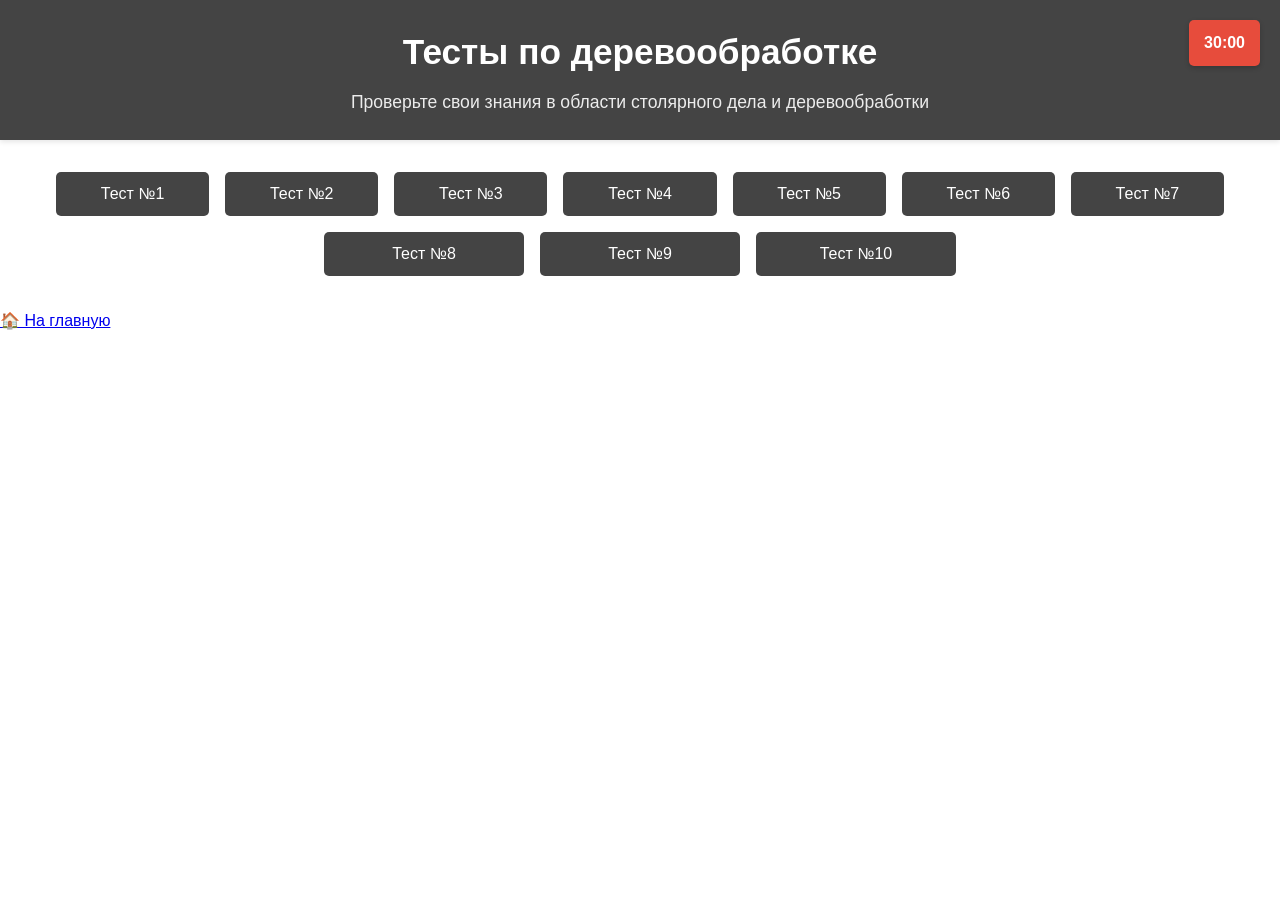
<file: extest/index.html>
<!DOCTYPE html>
<html lang="ru">
<head>
    <meta charset="UTF-8">
    <meta name="viewport" content="width=device-width, initial-scale=1.0">
    <title>Тесты по деревообработке</title>
    <style>
        * {
            box-sizing: border-box;
            margin: 0;
            padding: 0;
            font-family: 'Segoe UI', Tahoma, Geneva, Verdana, sans-serif;
        }
        
        body {
            background-color: #FFFFFF;
            color: #222222;
            line-height: 1.6;
        }
        
        header {
            background-color: #444444;
            color: white;
            padding: 1.5rem;
            text-align: center;
            box-shadow: 0 2px 5px rgba(0,0,0,0.1);
        }
        
        h1 {
            font-size: 2.2rem;
            margin-bottom: 0.5rem;
        }
        
        .subtitle {
            font-size: 1.1rem;
            opacity: 0.9;
            color: #FFFFFF;
        }
        
        .container {
            max-width: 1200px;
            margin: 2rem auto;
            padding: 0 1rem;
        }
        
        .test-selector {
            display: flex;
            flex-wrap: wrap;
            gap: 1rem;
            margin-bottom: 2rem;
            justify-content: center;
        }
        
        .test-btn {
            background-color: #444444;
            color: white;
            border: none;
            padding: 0.8rem 1.5rem;
            border-radius: 5px;
            cursor: pointer;
            font-size: 1rem;
            transition: background-color 0.3s;
            flex: 1;
            min-width: 150px;
            max-width: 200px;
        }
        
        .test-btn:hover {
            background-color: #222222;
        }
        
        .test-btn.active {
            background-color: #222222;
            font-weight: bold;
        }
        
        .test-container {
            background-color: white;
            border-radius: 8px;
            padding: 2rem;
            box-shadow: 0 2px 10px rgba(0,0,0,0.1);
            display: none;
            border: 1px solid #95A5A6;
        }
        
        .test-container.active {
            display: block;
        }
        
        .test-title {
            color: #444444;
            margin-bottom: 1.5rem;
            border-bottom: 2px solid #95A5A6;
            padding-bottom: 0.5rem;
        }
        
        .question {
            margin-bottom: 1.5rem;
            padding: 1rem;
            border-left: 4px solid #95A5A6;
            background-color: #f9f9f9;
        }
        
        .question h3 {
            margin-bottom: 0.8rem;
            color: #222222;
        }
        
        .options {
            display: flex;
            flex-direction: column;
            gap: 0.5rem;
        }
        
        .option {
            display: flex;
            align-items: center;
            padding: 0.5rem;
            cursor: pointer;
            transition: background-color 0.2s;
        }
        
        .option:hover {
            background-color: #f0f0f0;
        }
        
        .option input {
            margin-right: 0.8rem;
        }
        
        .actions {
            display: flex;
            justify-content: center;
            gap: 1rem;
            margin-top: 2rem;
        }
        
        .btn {
            padding: 0.8rem 1.5rem;
            border: none;
            border-radius: 5px;
            cursor: pointer;
            font-size: 1rem;
            transition: all 0.3s;
        }
        
        .btn-primary {
            background-color: #E74C3C;
            color: white;
        }
        
        .btn-primary:hover {
            background-color: #C0392B;
        }
        
        .btn-secondary {
            background-color: #f0f0f0;
            color: #222222;
            border: 1px solid #95A5A6;
        }
        
        .btn-secondary:hover {
            background-color: #e0e0e0;
        }
        
        .result-container {
            background-color: white;
            border-radius: 8px;
            padding: 2rem;
            box-shadow: 0 2px 10px rgba(0,0,0,0.1);
            text-align: center;
            display: none;
            border: 1px solid #95A5A6;
        }
        
        .result-container.active {
            display: block;
        }
        
        .result-title {
            color: #444444;
            margin-bottom: 1rem;
        }
        
        .score {
            font-size: 2rem;
            font-weight: bold;
            color: #444444;
            margin: 1rem 0;
        }
        
        .feedback {
            margin-top: 1.5rem;
            text-align: left;
        }
        
        .feedback-item {
            margin-bottom: 1rem;
            padding: 0.8rem;
            border-radius: 5px;
        }
        
        .correct {
            background-color: #e8f5e9;
            border-left: 4px solid #4CAF50;
        }
        
        .incorrect {
            background-color: #ffebee;
            border-left: 4px solid #E74C3C;
        }
        
        .question-number {
            font-weight: bold;
            color: #444444;
        }
        
        .timer {
            position: fixed;
            top: 20px;
            right: 20px;
            background-color: #E74C3C;
            color: white;
            padding: 10px 15px;
            border-radius: 5px;
            font-weight: bold;
            box-shadow: 0 2px 5px rgba(0,0,0,0.2);
        }
        
        @media (max-width: 768px) {
            .test-selector {
                flex-direction: column;
            }
            
            .test-btn {
                width: 100%;
                max-width: none;
            }
            
            .actions {
                flex-direction: column;
            }
            
            .btn {
                width: 100%;
            }
            
            .timer {
                position: static;
                margin: 0 auto 20px;
                width: fit-content;
            }
        }
    </style>
</head>
<body>
    <header>
        <h1>Тесты по деревообработке</h1>
        <p class="subtitle">Проверьте свои знания в области столярного дела и деревообработки</p>
    </header>
    
    <div class="container">
        <div class="test-selector" id="testSelector">
            <!-- Кнопки для выбора теста будут добавлены через JavaScript -->
        </div>
        
        <div class="test-container" id="testContainer">
            <h2 class="test-title" id="testTitle">Тест №1</h2>
            <div id="questionsContainer">
                <!-- Вопросы будут добавлены через JavaScript -->
            </div>
            <div class="actions">
                <button class="btn btn-primary" id="submitTest">Сдать тест</button>
                <button class="btn btn-secondary" id="backToTests">Назад к тестам</button>
            </div>
        </div>
        
        <div class="result-container" id="resultContainer">
            <h2 class="result-title">Результаты теста</h2>
            <div class="score" id="score">0/0</div>
            <p id="resultMessage"></p>
            <div class="feedback" id="feedback">
                <!-- Обратная связь будет добавлена через JavaScript -->
            </div>
            <div class="actions">
                <button class="btn btn-primary" id="retryTest">Пройти тест снова</button>
                <button class="btn btn-secondary" id="backToTestsFromResult">Назад к тестам</button>
            </div>
        </div>
    </div>

    <script>
        // Данные тестов
        const tests = [
            {
                id: 1,
                title: "Тест №1",
                questions: [
                    {
                        text: "Какой разрез ствола показывает годовые кольца в виде параллельных полос?",
                        options: [
                            "а) Поперечный",
                            "б) Тангенциальный",
                            "в) Радиальный",
                            "г) Продольный"
                        ],
                        correctAnswer: 2 // индекс правильного ответа (0-based)
                    },
                    {
                        text: "Что такое технологические свойства древесины?",
                        options: [
                            "а) Свойства, связанные с сопротивлением нагрузкам",
                            "б) Свойства, определяющие внешний вид",
                            "в) Свойства, связанные с производственными процессами обработки",
                            "г) Свойства растущего дерева"
                        ],
                        correctAnswer: 2
                    },
                    {
                        text: "ТБ: Что необходимо сделать с волосами и одеждой перед работой на станке?",
                        options: [
                            "а) Распустить волосы и расстегнуть рукава",
                            "б) Убрать волосы под головной убор, застегнуть обшлага рукавов",
                            "в) Надеть широкий плащ",
                            "г) Ничего не делать"
                        ],
                        correctAnswer: 1
                    },
                    {
                        text: "Какой клей является универсальным для склеивания древесины внутри помещений?",
                        options: [
                            "а) Эпоксидный",
                            "б) ПВА (поливинилацетатный)",
                            "в) Контактный",
                            "г) Полиуретановый"
                        ],
                        correctAnswer: 1
                    },
                    {
                        text: "Какая часть древесина на поперечном срезе является самой прочной и ценной?",
                        options: [
                            "а) Заболонь",
                            "б) Кора",
                            "в) Камбий",
                            "г) Ядро"
                        ],
                        correctAnswer: 3
                    },
                    {
                        text: "Для чего предназначен фуговальный станок?",
                        options: [
                            "а) Для выпиливания пазов",
                            "б) Для выравнивания поверхности досок",
                            "в) Для сверления глубоких отверстий",
                            "г) для точения чаш"
                        ],
                        correctAnswer: 1
                    },
                    {
                        text: "Что такое прозрачная отделка?",
                        options: [
                            "а) Покрытие, которое скрывает цвет древесины",
                            "б) Покрытие, которое подчеркивает естественную текстуру",
                            "в) Грунтовка под покраску",
                            "г) Обработка отбеливателями"
                        ],
                        correctAnswer: 1
                    },
                    {
                        text: "ТБ: Как удалять стружку со станка и верстака?",
                        options: [
                            "а) Руками",
                            "б) Сдувать ртом",
                            "в) Щеткой-сметкой",
                            "г) Сжатым воздухом без очков"
                        ],
                        correctAnswer: 2
                    },
                    {
                        text: "Что такое годичные кольца?",
                        options: [
                            "а) Следы от сучьев",
                            "б) Прирост древесины за один вегетационный период",
                            "в) Каналы для смолы",
                            "г) Трещины в древесине"
                        ],
                        correctAnswer: 1
                    },
                    {
                        text: "Соединение с помощью каких крепежных изделий является неразъемным?",
                        options: [
                            "а) Болты",
                            "б) Шурупы",
                            "в) Гвозди",
                            "г) Угольники"
                        ],
                        correctAnswer: 2
                    }
                ]
            },
            {
                id: 2,
                title: "Тест №2",
                questions: [
                    {
                        text: "Какое свойство древесины описывает ее способность отражать свет?",
                        options: [
                            "а) Цвет",
                            "б) Блеск",
                            "в) Текстура",
                            "г) Запах"
                        ],
                        correctAnswer: 1
                    },
                    {
                        text: "Для чего используются шурупы (саморезы)?",
                        options: [
                            "а) Для создания неразъемных соединений",
                            "б) Для создания прочных, условно-разъемных соединений",
                            "в) Для декорирования поверхности",
                            "г) Для склеивания деталей"
                        ],
                        correctAnswer: 1
                    },
                    {
                        text: "ТБ: Что делать с ключом от патрона сверлильного станка сразу после зажима сверла?",
                        options: [
                            "а) Оставить в патрона",
                            "б) Положить на станину станка",
                            "в) Извлечь и убрать",
                            "г) Передать товарищу"
                        ],
                        correctAnswer: 2
                    },
                    {
                        text: "Что является главным преимуществом токарной обработки?",
                        options: [
                            "а) Возможность сверления глубоких отверстий",
                            "б) Возможность создания симметричных деталей тел вращения",
                            "в) Возможность выравнивания больших поверхностей",
                            "г) Высокая скорость распиловки"
                        ],
                        correctAnswer: 1
                    },
                    {
                        text: "Какой порок древесины наиболее сильно снижает ее прочность, особенно при растяжении и изгибе?",
                        options: [
                            "а) Заболонь",
                            "б) Сучки",
                            "в) Ядро",
                            "г) Смоляные ходы"
                        ],
                        correctAnswer: 1
                    },
                    {
                        text: "Что такое непрозрачная отделка?",
                        options: [
                            "а) Покрытие, скрывающее текстуру древесины",
                            "б) Покрытие, подчеркивающее текстуру древесины",
                            "в) Пропитка маслом",
                            "г) Обработка воском"
                        ],
                        correctAnswer: 0
                    },
                    {
                        text: "Какое сверло идеально подходит для сверления глухих отверстий с плоским дном?",
                        options: [
                            "а) Спиральное",
                            "б) Перовое",
                            "в) Сверло Форстнера",
                            "г) Кольцевая коронка"
                        ],
                        correctAnswer: 2
                    },
                    {
                        text: "ТБ: Почему при отделочных работах необходимо исключить источники открытого огня?",
                        options: [
                            "а) Чтобы не испортить цвет покрытия",
                            "б) Потому что пары многих ЛКМ легковоспламеняемы",
                            "в) Чтобы не задымить помещение",
                            "г) Чтобы не расплавить кисть"
                        ],
                        correctAnswer: 1
                    },
                    {
                        text: "Какова основная функция корней дерева?",
                        options: [
                            "а) Фотосинтез",
                            "б) Защита от вредителей",
                            "в) Поглощение воды и питательных веществ из почвы",
                            "г) Производство кислорода"
                        ],
                        correctAnswer: 2
                    },
                    {
                        text: "Что такое ударная вязкость?",
                        options: [
                            "а) Способность сопротивляться вдавливанию",
                            "б) Способность поглощать работу при ударе",
                            "в) Способность удерживать гвозди",
                            "г) Способность к гнутью"
                        ],
                        correctAnswer: 1
                    }
                ]
            },
            {
                id: 3,
                title: "Тест №3",
                questions: [
                    {
                        text: "Какая часть токарного станка служит для поддержки правого конца длинной заготовки?",
                        options: [
                            "а) Передняя бабка",
                            "б) Подручник",
                            "в) Задняя бабка",
                            "г) Станина"
                        ],
                        correctAnswer: 2
                    },
                    {
                        text: "Какой клей требует смешивания двух компонентов (смолы и отвердителя)?",
                        options: [
                            "а) ПВА",
                            "б) Эпоксидный",
                            "в) Казеиновый",
                            "г) Контактный"
                        ],
                        correctAnswer: 1
                    },
                    {
                        text: "ТБ: Можно ли измерять деталь на токарном станке во время ее вращения?",
                        options: [
                            "а) Да, если делать это быстро",
                            "б) Да, это стандартная практика",
                            "в) Нет, категорически запрещено",
                            "г) Можно, если станок работает на малых оборотах"
                        ],
                        correctAnswer: 2
                    },
                    {
                        text: "Какая отрасль является самой большой областью применения древесины?",
                        options: [
                            "а) Производство мебели",
                            "б) Бумажная промышленность",
                            "в) Строительство",
                            "г) Производство инструментов"
                        ],
                        correctAnswer: 2
                    },
                    {
                        text: "Для какого вида распила характерен красивый волнистый рисунок (текстура)?",
                        options: [
                            "а) Поперечный",
                            "б) Радиальный",
                            "в) Тангенциальный",
                            "г) Все перечисленные"
                        ],
                        correctAnswer: 2
                    },
                    {
                        text: "Какой станок используется для криволинейного (фигурного) распила?",
                        options: [
                            "а) Циркулярная пила",
                            "б) Фуговальный станок",
                            "в) Ленточная пила",
                            "г) Сверлильный станок"
                        ],
                        correctAnswer: 2
                    },
                    {
                        text: "Что такое механические свойства древесины?",
                        options: [
                            "а) Способность проводить тепло и звук",
                            "б) Способность сопротивляться воздействию внешних сил (нагрузок)",
                            "в) Цвет, блеск и запах",
                            "г) Способность к склеиванию и гнутью"
                        ],
                        correctAnswer: 1
                    },
                    {
                        text: "ТБ: Что необходимо сделать в первую очередь при попадании химиката в глаза?",
                        options: [
                            "а) Позвать учителя",
                            "б) Промыть глаза большим количеством воды и обратиться к врачу",
                            "в) Протереть глаза сухой тряпкой",
                            "г) Закончить работу"
                        ],
                        correctAnswer: 1
                    },
                    {
                        text: "Как влажность влияет на прочность древесины?",
                        options: [
                            "а) Не влияет",
                            "б) С увеличением влажности прочность увеличивается",
                            "в) С увеличением влажности прочность снижается",
                            "г) Влияет только на цвет"
                        ],
                        correctAnswer: 2
                    },
                    {
                        text: "Основная цель склеивания древесины:",
                        options: [
                            "а) Увеличение электропроводности",
                            "б) Создание прочных, часто невидимых соединений",
                            "в) Изменение цвета",
                            "г) Увеличение влажности"
                        ],
                        correctAnswer: 1
                    }
                ]
            },
            {
                id: 4,
                title: "Тест №4",
                questions: [
                    {
                        text: "Какое соединение является полностью разъемным и очень прочным?",
                        options: [
                            "а) Соединение на гвоздях",
                            "б) Соединение на шурупах",
                            "в) Соединение на болтах с гайками",
                            "г) Склеивание"
                        ],
                        correctAnswer: 2
                    },
                    {
                        text: "Какие породы деревьев имеют смоляные ходы?",
                        options: [
                            "а) Только лиственные",
                            "б) Все без исключения",
                            "в) В основном хвойные",
                            "г) Только фруктовые"
                        ],
                        correctAnswer: 2
                    },
                    {
                        text: "ТБ: Главное правило безопасности при работе на циркулярной пиле:",
                        options: [
                            "а) Использовать толкатель, не пилить маленькие детали руками",
                            "б) Работать без очков",
                            "в) Держать деталь руками",
                            "г) Наклоняться близко к диску"
                        ],
                        correctAnswer: 0
                    },
                    {
                        text: "Что происходит в листьях дерева?",
                        options: [
                            "а) Всасывание воды",
                            "б) Фотосинтез",
                            "в) Накопление смолы",
                            "г) Образование годовых колец"
                        ],
                        correctAnswer: 1
                    },
                    {
                        text: "Какова главная задача непрозрачной отделки?",
                        options: [
                            "а) Изменение плотности древесины",
                            "б) Защита от внешних воздействий",
                            "в) Увеличение электропроводности",
                            "г) Уменьшение веса изделия"
                        ],
                        correctAnswer: 1
                    },
                    {
                        text: "Прочность древесины при растяжении поперек волокон:",
                        options: [
                            "а) Очень высокая",
                            "б) Средняя",
                            "в) Крайне низкая",
                            "г) Не отличается от прочности вдоль волокон"
                        ],
                        correctAnswer: 2
                    },
                    {
                        text: "Для чего предназначен токарный станок по дереву?",
                        options: [
                            "а) Для сверления отверстий",
                            "б) Для вытачивания круглых деталей",
                            "в) Для распиловки досок",
                            "г) Для выравнивания поверхности"
                        ],
                        correctAnswer: 1
                    },
                    {
                        text: "ТБ: Какое средство защиты обязательно при забивании гвоздей или закручивании шурупов?",
                        options: [
                            "а) Защитные очки",
                            "б) Респиратор",
                            "в) Наушники",
                            "г) Щиток для лица"
                        ],
                        correctAnswer: 0
                    },
                    {
                        text: "Что такое текстура древесины?",
                        options: [
                            "а) Ее влажность",
                            "б) Ее запах",
                            "в) Узор на поверхности, создаваемый годичными слоями",
                            "г) Ее твердость"
                        ],
                        correctAnswer: 2
                    },
                    {
                        text: "Какой материал для прозрачной отделки создает прочную, долговечную пленку с разной степенью блеска?",
                        options: [
                            "а) Масло",
                            "б) Воск",
                            "в) Лак",
                            "г) Политура"
                        ],
                        correctAnswer: 2
                    }
                ]
            },
            {
                id: 5,
                title: "Тест №5",
                questions: [
                    {
                        text: "Из какой части дерева получают пиломатериалы?",
                        options: [
                            "а) Из кроны",
                            "б) Из корней",
                            "в) Из коры",
                            "г) Из ствола"
                        ],
                        correctAnswer: 3
                    },
                    {
                        text: "Что такое влажность древесины?",
                        options: [
                            "а) Ее способность проводить электричество",
                            "б) Количество влаги в древесине",
                            "в) Ее способность поглощать звук",
                            "г) Узор на поверхности"
                        ],
                        correctAnswer: 1
                    },
                    {
                        text: "ТБ: При работе с краскопультом необходимо:",
                        options: [
                            "а) Направлять его на людей в шутку",
                            "б) Направлять распылитель только на обрабатываемое изделие",
                            "в) Работать в маленьком замкнутом помещении",
                            "г) Не использовать вентиляцию"
                        ],
                        correctAnswer: 1
                    },
                    {
                        text: "Какова основная функция металлических угольников?",
                        options: [
                            "а) Сращивание деталей",
                            "б) Усиление и фиксация угловых соединений под 90°",
                            "в) Декоративная отделка",
                            "г) Заточка инструмента"
                        ],
                        correctAnswer: 1
                    },
                    {
                        text: "Какое физическое свойство древесины наиболее важно для рукояток инструментов и отделки бань?",
                        options: [
                            "а) Высокая электропроводность",
                            "б) Низкая теплопроводность",
                            "в) Высокая гигроскопичность",
                            "г) Яркий блеск"
                        ],
                        correctAnswer: 1
                    },
                    {
                        text: "Основное назначение сверления в древесине:",
                        options: [
                            "а) Придание цвета",
                            "б) Создание цилиндрических отверстий для крепежа",
                            "в) Выравнивание поверхности",
                            "г) Склеивание деталей"
                        ],
                        correctAnswer: 1
                    },
                    {
                        text: "Какой вид нагрузки наиболее характерен для балок и стропил?",
                        options: [
                            "а) Сжатие вдоль волокон",
                            "б) Растяжение поперек волокон",
                            "в) Статический изгиб",
                            "г) Сдвиг"
                        ],
                        correctAnswer: 2
                    },
                    {
                        text: "ТБ: Можно ли тормозить патрон сверлильного или токарного станка руками?",
                        options: [
                            "а) Да, это самый быстрый способ",
                            "б) Можно, если надеть перчатки",
                            "в) Нет, категорически запрещено",
                            "г) Можно, если станок выключен, но еще вращается"
                        ],
                        correctAnswer: 2
                    },
                    {
                        text: "Что позволяет сделать прозрачная отделка с тонировкой?",
                        options: [
                            "а) Увеличить твердость древесины",
                            "б) Придать древесине более благородный оттенок, не скрывая структуру",
                            "в) Полностью закрасить сучки",
                            "г) Сделать древесину водонепроницаемой"
                        ],
                        correctAnswer: 1
                    },
                    {
                        text: "Какие породы обладают наибольшей способностью к гнутью?",
                        options: [
                            "а) Хвойные",
                            "б) Лиственные",
                            "в) Все породы одинаковы",
                            "г) Исключительно красное дерево"
                        ],
                        correctAnswer: 1
                    }
                ]
            },
            {
                id: 6,
                title: "Тест №6",
                questions: [
                    {
                        text: "Что является главным недостатком соединения на гвоздях?",
                        options: [
                            "а) Высокая стоимость",
                            "б) Низкая скорость монтажа",
                            "в) Соединение неразъемное, гвоздь плохо держит нагрузку 'на отрыв'",
                            "г) Сложность монтажа"
                        ],
                        correctAnswer: 2
                    },
                    {
                        text: "Какую основную функцию выполняют смоляные ходы?",
                        options: [
                            "а) Проведение питательных веществ",
                            "б) Защита от повреждений и вредителей",
                            "в) Создание текстуры",
                            "г) Фотосинтез"
                        ],
                        correctAnswer: 1
                    },
                    {
                        text: "ТБ: Какое средство защиты органов дыхания необходимо при работе с красками и лаками?",
                        options: [
                            "а) Тканевая повязка",
                            "б) Респиратор с фильтрами от органических паров",
                            "в) Защитные очки",
                            "г) Перчатки"
                        ],
                        correctAnswer: 1
                    },
                    {
                        text: "Какое приспособление помогает сверлить отверстия в строго заданных местах?",
                        options: [
                            "а) Молоток",
                            "б) Шаблон для сверления",
                            "в) Стамеска",
                            "г) Рубанок"
                        ],
                        correctAnswer: 1
                    },
                    {
                        text: "Способность древесины изменять размеры при изменении влажности называется:",
                        options: [
                            "а) Теплопроводность",
                            "б) Разбухание и усушка",
                            "в) Звукопроводность",
                            "г) Пластичность"
                        ],
                        correctAnswer: 1
                    },
                    {
                        text: "Для чего используется фрезерный станок?",
                        options: [
                            "а) Для вытачивания круглых деталей",
                            "б) Для вырезания пазов и фасок",
                            "в) Для сверления отверстий",
                            "г) Для распиловки досок"
                        ],
                        correctAnswer: 1
                    },
                    {
                        text: "Что такое древесина в контексте народного хозяйства?",
                        options: [
                            "а) Декоративный материал",
                            "б) Один из важнейших и полезных материалов",
                            "в) Источник пищи",
                            "г) Второстепенный ресурс"
                        ],
                        correctAnswer: 1
                    },
                    {
                        text: "ТБ: Какой инструмент используется для безопасного забивания мелких гвоздей?",
                        options: [
                            "а) Пальцы",
                            "б) Пассатижи или специальное приспособление",
                            "в) Молоток большего размера",
                            "г) Топор"
                        ],
                        correctAnswer: 1
                    },
                    {
                        text: "Какое основное условие безопасности при работе с клеями?",
                        options: [
                            "а) Работать в темноте",
                            "б) Работать в хорошо проветриваемом помещении",
                            "в) Пить воду рядом с рабочим местом",
                            "г) Хранить клей на солнце"
                        ],
                        correctAnswer: 1
                    },
                    {
                        text: "Предел прочности при длительном воздействии нагрузки принимается:",
                        options: [
                            "а) Выже, чем при кратковременном",
                            "б) Таким же, как и при кратковременном",
                            "в) В 2 раза ниже, чем при кратковременном",
                            "г) Не зависит от времени нагрузки"
                        ],
                        correctAnswer: 2
                    }
                ]
            },
            {
                id: 7,
                title: "Тест №7",
                questions: [
                    {
                        text: "Какая часть дерева является главной для столяра?",
                        options: [
                            "а) Корни",
                            "б) Крона",
                            "в) Ствол",
                            "г) Кора"
                        ],
                        correctAnswer: 2
                    },
                    {
                        text: "Какой клей при отверждении вспенивается и требует для активации влаги?",
                        options: [
                            "а) ПВА",
                            "б) Эпоксидный",
                            "в) Полиуретановый",
                            "г) Казеиновый"
                        ],
                        correctAnswer: 2
                    },
                    {
                        text: "ТБ: После окончания работы с электроинструментом необходимо:",
                        options: [
                            "а) Оставить его включенным в сеть",
                            "б) Отключить от сети",
                            "в) Передать другому ученику",
                            "г) Разобрать для проверки"
                        ],
                        correctAnswer: 1
                    },
                    {
                        text: "Что производят из целлюлозы?",
                        options: [
                            "а) Металлические крепежи",
                            "б) Бумагу и картон",
                            "в) Древесный уголь",
                            "г) Строительные балки"
                        ],
                        correctAnswer: 1
                    },
                    {
                        text: "На каком расстоянии от заготовки должен быть установлен подручник токарного станка?",
                        options: [
                            "а) 10-15 см",
                            "б) 1-2 метра",
                            "в) 3-5 мм",
                            "г) Вплотную, касаясь заготовки"
                        ],
                        correctAnswer: 2
                    },
                    {
                        text: "Что такое способность к гнутью?",
                        options: [
                            "а) Технологическое свойство",
                            "б) Механическое свойство",
                            "в) Физическое свойство",
                            "г) Химическое свойство"
                        ],
                        correctAnswer: 0
                    },
                    {
                        text: "Для чего на практике используется свойство сопротивления раскалыванию?",
                        options: [
                            "а) Для точения на станке",
                            "б) Для склеивания",
                            "в) Для изготовления ободьев, кровельной драни",
                            "г) Для шлифовки"
                        ],
                        correctAnswer: 2
                    },
                    {
                        text: "ТБ: Что необходимо сделать с промасленными тряпками после работы?",
                        options: [
                            "а) Оставить их на изделии для пропитки",
                            "б) Выбросить в мусорное ведро с бумагой",
                            "в) Развесить для просушки на воздухе или убрать в металлическую емкость",
                            "г) Сжечь их сразу"
                        ],
                        correctAnswer: 2
                    },
                    {
                        text: "Как правильно держать стамеску при точении?",
                        options: [
                            "а) Одной рукой за рукоятку",
                            "б) Двумя руками: одна за рукоятку, другая прижимает полотно к подручнику",
                            "в) Держать ее в стороне от подручника",
                            "г) Передавать товарищу"
                        ],
                        correctAnswer: 1
                    },
                    {
                        text: "Каким свойством должна обладать древесина, чтобы ее запасы не истощались?",
                        options: [
                            "а) Твердостью",
                            "б) Возобновляемостью",
                            "в) Электропроводностью",
                            "г) Плотностью"
                        ],
                        correctAnswer: 1
                    }
                ]
            },
            {
                id: 8,
                title: "Тест №8",
                questions: [
                    {
                        text: "Перед сверлением отверстие необходимо:",
                        options: [
                            "а) Покрасить",
                            "б) Наметить кернером (шилом)",
                            "в) Склеить",
                            "г) Округлить"
                        ],
                        correctAnswer: 1
                    },
                    {
                        text: "Какой материал для прозрачной отделки дает мягкий шелковистый блеск, но нестоек?",
                        options: [
                            "а) Лак",
                            "б) Масло",
                            "в) Воск",
                            "г) Эмаль"
                        ],
                        correctAnswer: 2
                    },
                    {
                        text: "ТБ: Что должно быть надежно закреплено перед сверлением?",
                        options: [
                            "а) Сверло",
                            "б) Заготовка",
                            "в) И сверло, и заготовка",
                            "г) Струбцины"
                        ],
                        correctAnswer: 2
                    },
                    {
                        text: "Что можно определить по годичным кольцам?",
                        options: [
                            "а) Породу дерева",
                            "б) Возраст дерева и условия роста",
                            "в) Наличие смоляных ходов",
                            "г) Твердость древесины"
                        ],
                        correctAnswer: 1
                    },
                    {
                        text: "Какое свойство древесины называется гигроскопичностью?",
                        options: [
                            "а) Способность проводить ток",
                            "б) Способность поглощать влагу из воздуха",
                            "в) Способность издавать запах",
                            "г) Способность гнуться"
                        ],
                        correctAnswer: 1
                    },
                    {
                        text: "Какое сверло является наиболее универсальным для точных и чистых отверстий?",
                        options: [
                            "а) Спиральное (винтовое)",
                            "б) Перовое",
                            "в) Сверло Форстнера",
                            "г) Кольцевая коронка"
                        ],
                        correctAnswer: 0
                    },
                    {
                        text: "Что такое патрон сверлильного станка?",
                        options: [
                            "а) Основание станка",
                            "б) Механизм для зажима сверла",
                            "в) Защитный кожух",
                            "г) Электродвигатель"
                        ],
                        correctAnswer: 1
                    },
                    {
                        text: "ТБ: Как правильно утилизировать остатки лаков и растворителей?",
                        options: [
                            "а) Вылить в раковину",
                            "б) Вылить на грунт",
                            "в) Сдать как опасные отходы или утилизировать согласно инструкции",
                            "г) Перелить в пластиковые бутылки и хранить дома"
                        ],
                        correctAnswer: 2
                    },
                    {
                        text: "Для чего используются отходы деревообработки (опилки, щепа)?",
                        options: [
                            "а) Для производства мебели",
                            "б) Для изготовления музыкальных инструментов",
                            "в) Для производства топливных брикетов",
                            "г) Для строительства кораблей"
                        ],
                        correctAnswer: 2
                    },
                    {
                        text: "Какова основная функция подручника на токарном станке?",
                        options: [
                            "а) Опора для режущего инструмента",
                            "б) Поддержка заготовки",
                            "в) Передача вращения",
                            "г) Измерение детали"
                        ],
                        correctAnswer: 0
                    }
                ]
            },
            {
                id: 9,
                title: "Тест №9",
                questions: [
                    {
                        text: "Какие средства индивидуальной защиты необходимы при работе с лаками на основе органических растворителей?",
                        options: [
                            "а) Только перчатки",
                            "б) Только очки",
                            "в) Респиратор, очки, перчатки, вентиляция",
                            "г) Защитный фартук"
                        ],
                        correctAnswer: 2
                    },
                    {
                        text: "Какой узел сверлильного станка предназначен для плавной подачи сверла?",
                        options: [
                            "а) Станина",
                            "б) Стол",
                            "в) Шпиндель",
                            "г) Рукоятка подачи"
                        ],
                        correctAnswer: 3
                    },
                    {
                        text: "ТБ: Перед началом работы на любом станке необходимо:",
                        options: [
                            "а) Позвать друга для помощи",
                            "б) Надеть свободную одежду и распустить волосы",
                            "в) Получить разрешение учителя и надеть защитные очки",
                            "г) Включить станок на максимальную скорость"
                        ],
                        correctAnswer: 2
                    },
                    {
                        text: "Что обязательно нужно использовать под гайку и головку болта?",
                        options: [
                            "а) Клей",
                            "б) Шайбу",
                            "в) Краску",
                            "г) Лак"
                        ],
                        correctAnswer: 1
                    },
                    {
                        text: "Знание частей дерева помогает столяру:",
                        options: [
                            "а) Выращивать новые деревья",
                            "б) Понимать свойства древесины и правильно выбирать материал",
                            "в) Определять возраст дерева по листьям",
                            "г) Производить фотосинтез"
                        ],
                        correctAnswer: 1
                    },
                    {
                        text: "Какое из перечисленных свойств является механическим?",
                        options: [
                            "а) Цвет",
                            "б) Прочность на изгиб",
                            "в) Запах",
                            "г) Текстура"
                        ],
                        correctAnswer: 1
                    },
                    {
                        text: "Для чего нужна задняя бабка токарного станка?",
                        options: [
                            "а) Для крепления режущего инструмента",
                            "б) Для поддержки конца длинной заготовки",
                            "в) Для включения станка",
                            "г) Для перемещения подручника"
                        ],
                        correctAnswer: 1
                    },
                    {
                        text: "ТБ: После окончания работы на станке необходимо:",
                        options: [
                            "а) Оставить станок включенным для коллеги",
                            "б) Убрать стружку руками",
                            "в) Выключить станок и убрать стружку щеткой",
                            "г) Сдуть стружку ртом"
                        ],
                        correctAnswer: 2
                    },
                    {
                        text: "Какой фактор НЕ влияет на механические свойства древесины?",
                        options: [
                            "а) Порода дерева",
                            "б) Влажность",
                            "в) Наличие пороков",
                            "г) Цвет звезд на небе"
                        ],
                        correctAnswer: 3
                    },
                    {
                        text: "Что является главным преимуществом соединения на болтах?",
                        options: [
                            "а) Низкая стоимость",
                            "б) Высокая скорость монтажа",
                            "в) Максимальная прочность и полная разъемность",
                            "г) Невидимость соединения"
                        ],
                        correctAnswer: 2
                    }
                ]
            },
            {
                id: 10,
                title: "Тест №10",
                questions: [
                    {
                        text: "Как называется свойство древесины проводить тепло?",
                        options: [
                            "а) Теплопроводность",
                            "б) Звукопроводность",
                            "в) Электропроводность",
                            "г) Гигроскопичность"
                        ],
                        correctAnswer: 0
                    },
                    {
                        text: "Слой, где дерево растет в толщину, называется:",
                        options: [
                            "а) Ядро",
                            "б) Камбий",
                            "в) Кора",
                            "г) Заболонь"
                        ],
                        correctAnswer: 1
                    },
                    {
                        text: "ТБ: Что необходимо использовать для защиты глаз при сверлении?",
                        options: [
                            "а) Респиратор",
                            "б) Защитные очки",
                            "в) Перчатки",
                            "г) Наушники"
                        ],
                        correctAnswer: 1
                    },
                    {
                        text: "Какой разрез ствола показан на торце спиленного дерева?",
                        options: [
                            "а) Радиальный",
                            "б) Тангенциальный",
                            "в) Поперечный",
                            "г) Продольный"
                        ],
                        correctAnswer: 2
                    },
                    {
                        text: "Какой из перечисленных материалов не является материалом для прозрачной отделки?",
                        options: [
                            "а) Масло",
                            "б) Эмаль",
                            "в) Лак",
                            "г) Воск"
                        ],
                        correctAnswer: 1
                    },
                    {
                        text: "Что такое способность удерживать крепления?",
                        options: [
                            "а) Механическое свойство",
                            "б) Технологическое свойство",
                            "в) Физическое свойство",
                            "г) Оптическое свойство"
                        ],
                        correctAnswer: 1
                    },
                    {
                        text: "Какое свойство древесины позволяет использовать ее для изготовления музыкальных инструментов?",
                        options: [
                            "а) Низкая теплопроводность",
                            "б) Хорошая звукопроводность",
                            "в) Высокая электропроводность",
                            "г) Яркий цвет"
                        ],
                        correctAnswer: 1
                    },
                    {
                        text: "ТБ: Какое основное правило при работе с пневмоинструментом (нейлером)?",
                        options: [
                            "а) Направлять его на себя",
                            "б) Не направлять на людей, отключать при обслуживании",
                            "в) Держать палец на спусковом крючке",
                            "г) Работать без очков"
                        ],
                        correctAnswer: 1
                    },
                    {
                        text: "Для чего в столярном деле чаще всего используется сверло Форстнера?",
                        options: [
                            "а) Для сверления глубоких сквозных отверстий",
                            "б) Для сверления глухих отверстий с плоским дном (например, под петли)",
                            "в) Для сверления отверстий большого диаметра в тонких материалах",
                            "г) Для рассверливания отверстий"
                        ],
                        correctAnswer: 1
                    },
                    {
                        text: "Что такое древесина с точки зрения ее происхождения?",
                        options: [
                            "а) Искусственный материал",
                            "б) Полимерный материал",
                            "в) Натуральный, волокнистый, пористый материал",
                            "г) Металлический сплав"
                        ],
                        correctAnswer: 2
                    }
                ]
            }
        ];

        // Элементы DOM
        const testSelector = document.getElementById('testSelector');
        const testContainer = document.getElementById('testContainer');
        const testTitle = document.getElementById('testTitle');
        const questionsContainer = document.getElementById('questionsContainer');
        const submitTestBtn = document.getElementById('submitTest');
        const backToTestsBtn = document.getElementById('backToTests');
        const resultContainer = document.getElementById('resultContainer');
        const scoreElement = document.getElementById('score');
        const resultMessage = document.getElementById('resultMessage');
        const feedbackElement = document.getElementById('feedback');
        const retryTestBtn = document.getElementById('retryTest');
        const backToTestsFromResultBtn = document.getElementById('backToTestsFromResult');

        let currentTest = null;
        let timerInterval = null;
        let timeLeft = 1800; // 30 минут в секундах

        // Инициализация
        function init() {
            createTestButtons();
            setupEventListeners();
            startTimer();
        }

        // Создание кнопок для выбора тестов
        function createTestButtons() {
            tests.forEach(test => {
                const button = document.createElement('button');
                button.className = 'test-btn';
                button.textContent = test.title;
                button.dataset.testId = test.id;
                testSelector.appendChild(button);
            });
        }

        // Настройка обработчиков событий
        function setupEventListeners() {
            // Обработчики для кнопок выбора теста
            testSelector.addEventListener('click', function(e) {
                if (e.target.classList.contains('test-btn')) {
                    const testId = parseInt(e.target.dataset.testId);
                    loadTest(testId);
                }
            });

            // Обработчики для кнопок в тесте
            submitTestBtn.addEventListener('click', checkAnswers);
            backToTestsBtn.addEventListener('click', showTestSelector);

            // Обработчики для кнопок в результатах
            retryTestBtn.addEventListener('click', () => loadTest(currentTest.id));
            backToTestsFromResultBtn.addEventListener('click', showTestSelector);
        }

        // Загрузка теста
        function loadTest(testId) {
            currentTest = tests.find(test => test.id === testId);
            if (!currentTest) return;

            // Обновляем заголовок теста
            testTitle.textContent = currentTest.title;

            // Очищаем контейнер вопросов
            questionsContainer.innerHTML = '';

            // Создаем вопросы
            currentTest.questions.forEach((question, index) => {
                const questionElement = document.createElement('div');
                questionElement.className = 'question';
                questionElement.innerHTML = `
                    <h3>${index + 1}. ${question.text}</h3>
                    <div class="options">
                        ${question.options.map((option, optionIndex) => `
                            <label class="option">
                                <input type="radio" name="question${index}" value="${optionIndex}">
                                ${option}
                            </label>
                        `).join('')}
                    </div>
                `;
                questionsContainer.appendChild(questionElement);
            });

            // Показываем контейнер теста и скрываем селектор и результаты
            testContainer.classList.add('active');
            testSelector.style.display = 'none';
            resultContainer.classList.remove('active');
            
            // Сбрасываем таймер при загрузке нового теста
            resetTimer();
        }

        // Проверка ответов
        function checkAnswers() {
            if (!currentTest) return;

            let correctAnswers = 0;
            const feedbackItems = [];

            currentTest.questions.forEach((question, index) => {
                const selectedOption = document.querySelector(`input[name="question${index}"]:checked`);
                const isCorrect = selectedOption && parseInt(selectedOption.value) === question.correctAnswer;
                
                if (isCorrect) {
                    correctAnswers++;
                }

                feedbackItems.push({
                    question: question.text,
                    isCorrect,
                    correctAnswer: question.options[question.correctAnswer]
                });
            });

            showResults(correctAnswers, currentTest.questions.length, feedbackItems);
        }

        // Показать результаты
        function showResults(correct, total, feedbackItems) {
            scoreElement.textContent = `${correct}/${total}`;
            
            // Определяем сообщение в зависимости от результата
            let message = '';
            const percentage = (correct / total) * 100;
            if (percentage >= 90) {
                message = 'Отличный результат! Вы отлично разбираетесь в теме!';
            } else if (percentage >= 70) {
                message = 'Хороший результат! Вы хорошо знаете материал!';
            } else if (percentage >= 50) {
                message = 'Удовлетворительный результат. Есть над чем поработать.';
            } else {
                message = 'Попробуйте еще раз. Рекомендуется повторить материал.';
            }
            
            resultMessage.textContent = message;

            // Создаем обратную связь по каждому вопросу
            feedbackElement.innerHTML = '';
            feedbackItems.forEach((item, index) => {
                const feedbackItem = document.createElement('div');
                feedbackItem.className = `feedback-item ${item.isCorrect ? 'correct' : 'incorrect'}`;
                feedbackItem.innerHTML = `
                    <div class="question-number">Вопрос ${index + 1}:</div>
                    <div>${item.question}</div>
                    ${!item.isCorrect ? `<div><strong>Правильный ответ:</strong> ${item.correctAnswer}</div>` : ''}
                `;
                feedbackElement.appendChild(feedbackItem);
            });

            // Показываем контейнер результатов и скрываем тест
            resultContainer.classList.add('active');
            testContainer.classList.remove('active');
            
            // Останавливаем таймер при завершении теста
            stopTimer();
        }

        // Показать селектор тестов
        function showTestSelector() {
            testSelector.style.display = 'flex';
            testContainer.classList.remove('active');
            resultContainer.classList.remove('active');
        }

        // Таймер
        function startTimer() {
            updateTimerDisplay();
            timerInterval = setInterval(function() {
                timeLeft--;
                updateTimerDisplay();
                
                if (timeLeft <= 0) {
                    clearInterval(timerInterval);
                    alert("Время вышло! Тест будет автоматически сдан.");
                    checkAnswers();
                }
            }, 1000);
        }
        
        function updateTimerDisplay() {
            const minutes = Math.floor(timeLeft / 60);
            const seconds = timeLeft % 60;
            const timerDisplay = document.querySelector('.timer');
            if (timerDisplay) {
                timerDisplay.textContent = `${minutes}:${seconds < 10 ? '0' : ''}${seconds}`;
            }
        }
        
        function resetTimer() {
            timeLeft = 1800; // 30 минут
            updateTimerDisplay();
        }
        
        function stopTimer() {
            clearInterval(timerInterval);
        }

        // Создаем элемент таймера
        const timerElement = document.createElement('div');
        timerElement.className = 'timer';
        document.body.appendChild(timerElement);

        // Запуск приложения
        init();
    </script>
<a href="/main-portal/index.html" class="floating-home-btn">🏠 На главную</a>
</body>
</html>
</file>
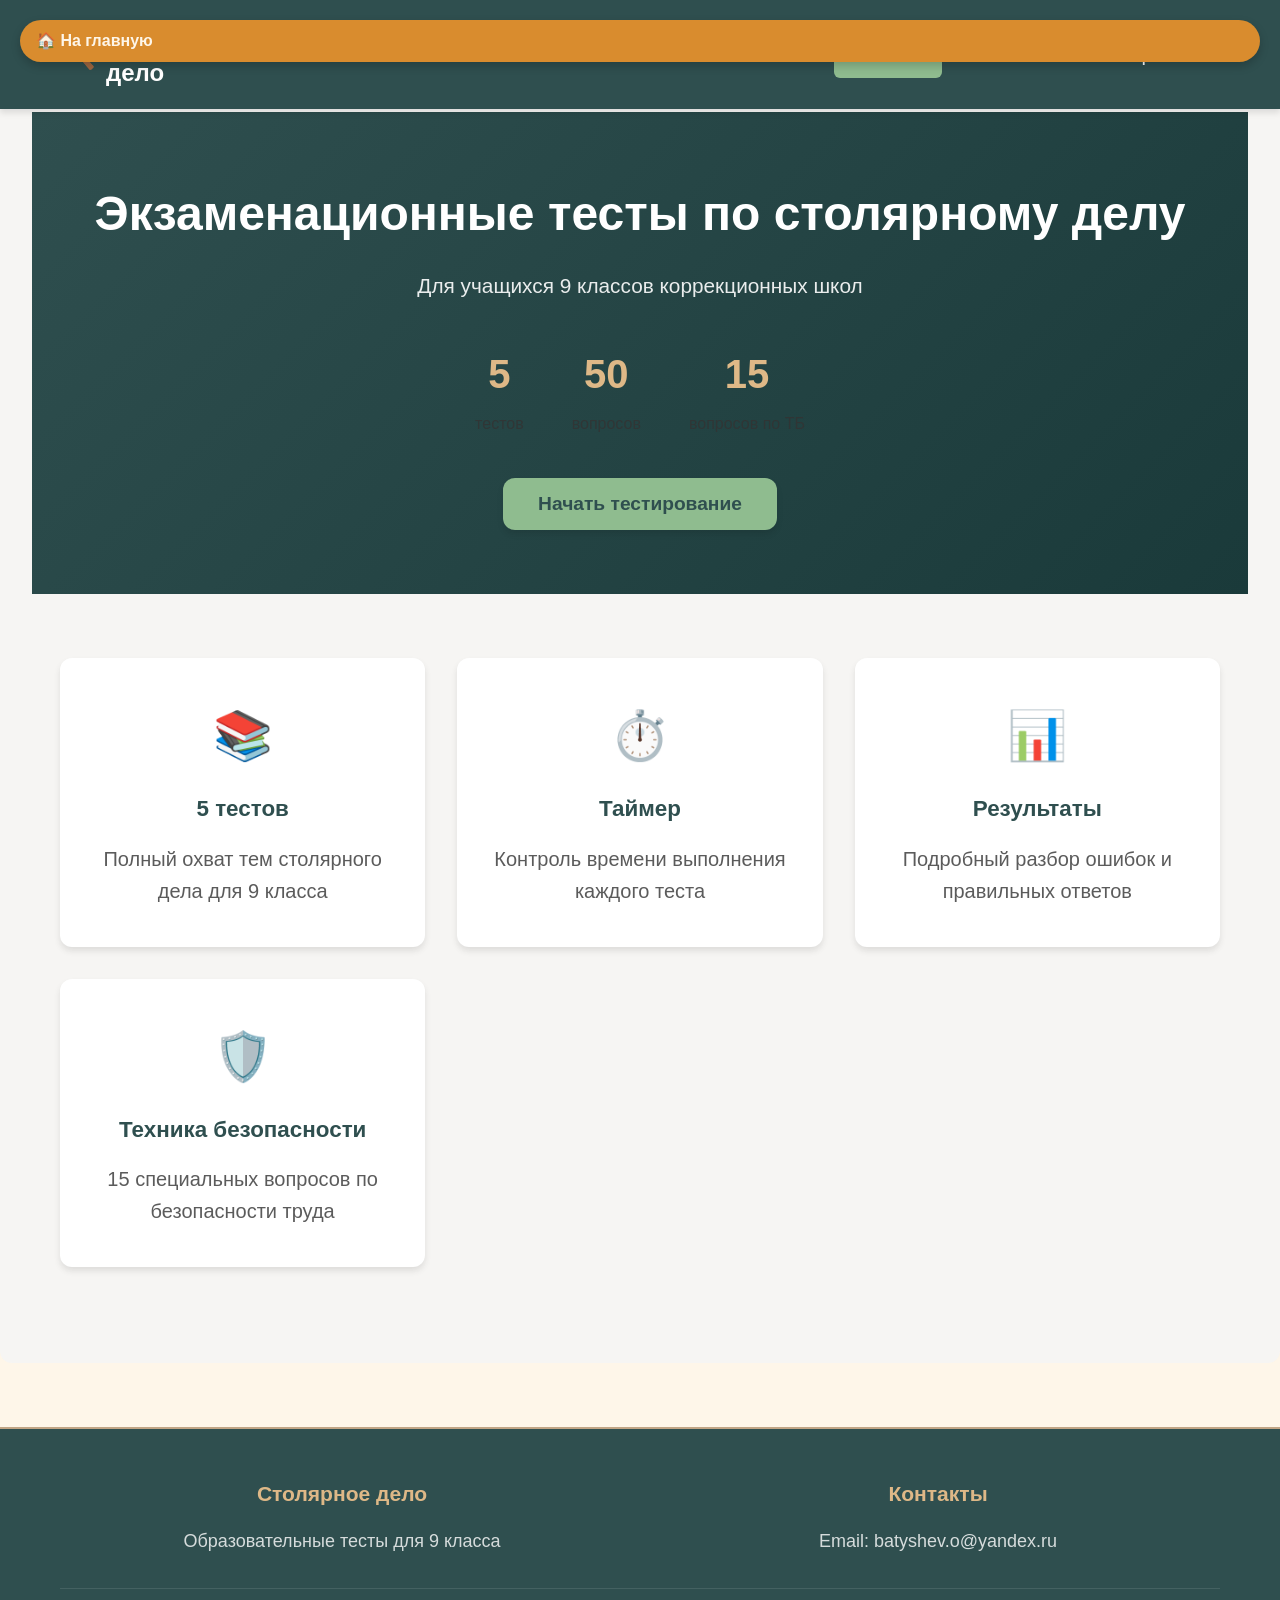
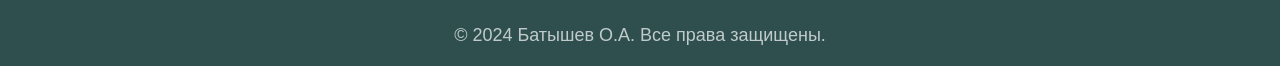
<file: generaltest/index.html>
<!DOCTYPE html>
<html lang="ru">
<head>
    <meta charset="UTF-8">
    <meta name="viewport" content="width=device-width, initial-scale=1.0">
    <title>Тесты по столярному делу - 9 класс</title>
    <!-- Подключаем общий стиль портала (фон и навигация) -->
    <link rel="stylesheet" href="/style.css">
    <link rel="stylesheet" href="css/style.css">
</head>
<body class="general-tests-page">
    <nav class="main-nav">
        <div class="nav-container">
            <div class="logo">
                <span class="logo-icon">🔨</span>
                <h1>Столярное дело</h1>
            </div>
            <div class="nav-links">
                <a href="#home" class="nav-link active">Главная</a>
                <a href="#tests" class="nav-link">Тесты</a>
                <a href="#about" class="nav-link">О проекте</a>
            </div>
            <button class="mobile-menu-btn" id="mobile-menu-btn">☰</button>
        </div>
    </nav>

    <main class="main-content">
        <!-- Главная страница -->
        <section id="home" class="page active">
            <div class="hero-section">
                <div class="hero-content">
                    <h1>Экзаменационные тесты по столярному делу</h1>
                    <p class="hero-subtitle">Для учащихся 9 классов коррекционных школ</p>
                    <div class="hero-stats">
                        <div class="stat-item">
                            <span class="stat-number">5</span>
                            <span class="stat-label">тестов</span>
                        </div>
                        <div class="stat-item">
                            <span class="stat-number">50</span>
                            <span class="stat-label">вопросов</span>
                        </div>
                        <div class="stat-item">
                            <span class="stat-number">15</span>
                            <span class="stat-label">вопросов по ТБ</span>
                        </div>
                    </div>
                    <button id="start-testing" class="cta-button">Начать тестирование</button>
                </div>
            </div>

            <div class="container">
                <div class="features-grid">
                    <div class="feature-card">
                        <div class="feature-icon">📚</div>
                        <h3>5 тестов</h3>
                        <p>Полный охват тем столярного дела для 9 класса</p>
                    </div>
                    <div class="feature-card">
                        <div class="feature-icon">⏱️</div>
                        <h3>Таймер</h3>
                        <p>Контроль времени выполнения каждого теста</p>
                    </div>
                    <div class="feature-card">
                        <div class="feature-icon">📊</div>
                        <h3>Результаты</h3>
                        <p>Подробный разбор ошибок и правильных ответов</p>
                    </div>
                    <div class="feature-card">
                        <div class="feature-icon">🛡️</div>
                        <h3>Техника безопасности</h3>
                        <p>15 специальных вопросов по безопасности труда</p>
                    </div>
                </div>
            </div>
        </section>

        <!-- Страница выбора тестов -->
        <section id="tests" class="page">
            <div class="container">
                <h2 class="section-title">Выберите тест</h2>
                <div class="tests-grid" id="tests-grid">
                    <!-- Тесты будут загружены через JavaScript -->
                </div>
            </div>
        </section>

        <!-- Страница тестирования -->
        <section id="testing" class="page">
            <div class="container">
                <div class="test-header">
                    <div class="test-info">
                        <h2 id="test-title">Название теста</h2>
                        <div class="test-meta">
                            <div class="progress-info">
                                <span>Вопрос <span id="current-question">1</span> из <span id="total-questions">10</span></span>
                                <div class="progress-bar">
                                    <div class="progress" id="progress"></div>
                                </div>
                            </div>
                            <div class="timer" id="timer">00:00</div>
                        </div>
                    </div>
                </div>

                <div class="question-container" id="question-container">
                    <!-- Вопросы будут загружены через JavaScript -->
                </div>

                <div class="navigation-buttons">
                    <button id="prev-btn" class="nav-button" disabled>
                        <span>←</span> Назад
                    </button>
                    <button id="next-btn" class="nav-button">
                        Далее <span>→</span>
                    </button>
                    <button id="submit-btn" class="submit-button">Завершить тест</button>
                </div>
            </div>
        </section>

        <!-- Страница результатов -->
        <section id="results" class="page">
            <div class="container">
                <div class="results-card">
                    <div class="results-header">
                        <h2>Результаты теста</h2>
                        <div class="score-display">
                            <div class="score-circle">
                                <span class="score" id="final-score">0/10</span>
                                <span class="score-percent" id="score-percent">0%</span>
                            </div>
                        </div>
                        <div class="score-message" id="score-message"></div>
                    </div>

                    <div class="results-details">
                        <div class="results-stats">
                            <div class="stat-card">
                                <span class="stat-value" id="correct-answers">0</span>
                                <span class="stat-label">Правильно</span>
                            </div>
                            <div class="stat-card">
                                <span class="stat-value" id="wrong-answers">0</span>
                                <span class="stat-label">Неправильно</span>
                            </div>
                            <div class="stat-card">
                                <span class="stat-value" id="time-taken">00:00</span>
                                <span class="stat-label">Время</span>
                            </div>
                        </div>

                        <div class="answers-review">
                            <h3>Подробные результаты:</h3>
                            <div class="answers-list" id="answers-list">
                                <!-- Ответы будут загружены через JavaScript -->
                            </div>
                        </div>
                    </div>

                    <div class="results-actions">
                        <button id="restart-btn" class="action-button primary">Пройти заново</button>
                        <button id="back-to-tests" class="action-button secondary">К списку тестов</button>
                    </div>
                </div>
            </div>
        </section>

        <!-- О проекте -->
        <section id="about" class="page">
            <div class="container">
                <h2 class="section-title">О проекте</h2>
                <div class="about-content">
                    <div class="about-card">
                        <h3>Образовательная цель</h3>
                        <p>Данный сайт создан для помощи в подготовке к экзаменам по столярному делу учащихся 9 классов коррекционных школ. Все тесты составлены с учетом требований образовательной программы.</p>
                    </div>
                    
                    <div class="about-card">
                        <h3>Темы тестов</h3>
                        <ul class="topics-list">
                            <li>✅ Инструменты и материалы</li>
                            <li>✅ Технологии обработки древесины</li>
                            <li>✅ Столярные соединения</li>
                            <li>✅ Отделочные работы</li>
                            <li>✅ Чтение чертежей</li>
                        </ul>
                    </div>

                    <div class="about-card">
                        <h3>Техника безопасности</h3>
                        <p>Каждый тест включает 3 специальных вопроса по технике безопасности, что составляет 15 вопросов по ТБ во всех тестах вместе.</p>
                    </div>
                </div>
            </div>
        </section>
    </main>

    <footer class="main-footer">
        <div class="container">
            <div class="footer-content">
                <div class="footer-section">
                    <h3>Столярное дело</h3>
                    <p>Образовательные тесты для 9 класса</p>
                </div>
                <div class="footer-section">
                    <h3>Контакты</h3>
                    <p>Email: batyshev.o@yandex.ru</p>
                </div>
            </div>
            <div class="footer-bottom">
                <p>&copy; 2024 Батышев О.А. Все права защищены.</p>
            </div>
        </div>
    </footer>

    <script src="js/tests-data.js"></script>
    <script src="js/app.js"></script>
    <script src="../script.js" defer></script>
<a href="/main-portal/index.html" class="floating-home-btn">🏠 На главную</a>
</body>
</html>
</file>
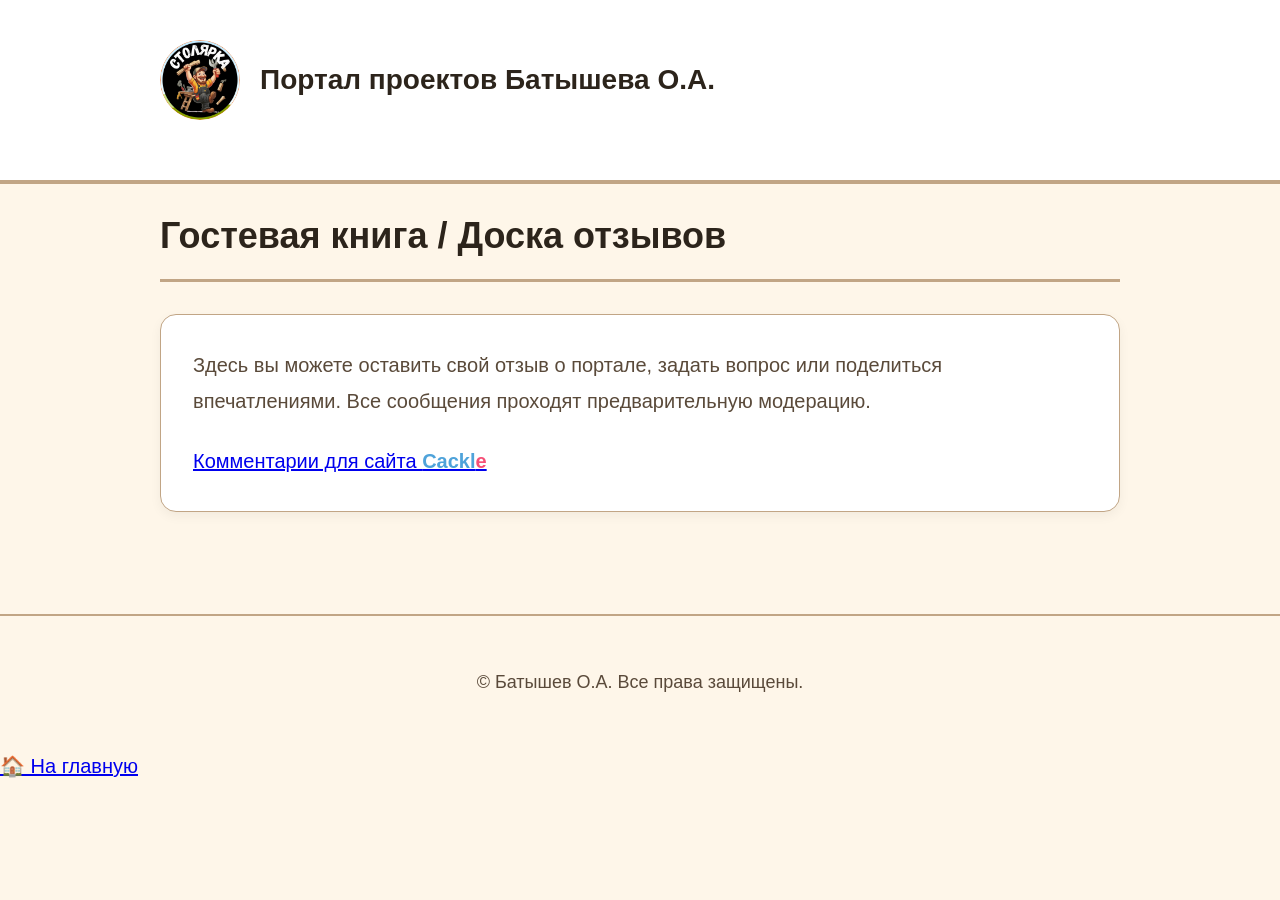
<file: guestbook.html>
<!DOCTYPE html>
<html lang="ru">
<head>
    <meta charset="UTF-8">
    <meta name="viewport" content="width=device-width, initial-scale=1.0">
    <title>Гостевая книга - Портал Батышева О.А.</title>
    <link rel="stylesheet" href="style.css">
    <link rel="icon" href="favicon.ico" type="image/x-icon">
    <style>
        /* Дополнительные стили для страницы гостевой книги */
        .guestbook-container {
            background: #fff;
            border-radius: 16px;
            padding: 2rem;
            margin: 2rem 0;
            box-shadow: 0 4px 12px rgba(0,0,0,0.05);
            border: 1px solid #C1A585;
        }
        .guestbook-container h2 {
            color: #4A3B2A;
            margin-bottom: 1rem;
        }
        .guestbook-container p {
            margin-bottom: 1.5rem;
            color: #5a4a3a;
        }

        /* Скрываем главное меню на странице гостевой книги */
        .hide-main-menu nav {
            display: none;
        }
    </style>
</head>
<body class="guestbook-page hide-main-menu">
    <header>
        <div class="container">
            <div class="header-brand">
                <img src="assets/logo.png" alt="Логотип проекта" class="logo">
                <h1>Портал проектов Батышева О.А.</h1>
            </div>
            <nav>
                <ul class="main-menu">
                    <li><a href="index.html#home">Главная</a></li>
                    <li><a href="audio_site/index.html">Аудио сайт</a></li>
                    <li><a href="batyshev-portfolio/index.html">Билеты</a></li>
                    <li><a href="generaltest/index.html">Общие тесты</a></li>
                    <li><a href="extest/index.html">Доп. тесты</a></li>
                    <li><a href="extest/voprosy-biletov.html">Вопросы наводящие</a></li>
                    <li><a href="extest/testy-po-biletam.html">Тесты по билетам</a></li>
                    <li><a href="/wood-gallery/">Галерея работ</a></li>
                    <li><a href="achievements.html">Наши достижения</a></li>
                    <li><a href="guestbook.html" class="active">Гостевая книга</a></li>
                </ul>
            </nav>
        </div>
    </header>

    <main class="container">
        <section>
            <h2>Гостевая книга / Доска отзывов</h2>
            <div class="guestbook-container">
                <p>Здесь вы можете оставить свой отзыв о портале, задать вопрос или поделиться впечатлениями. Все сообщения проходят предварительную модерацию.</p>
                <div id="mc-container"></div>
<script type="text/javascript">
cackle_widget = window.cackle_widget || [];
cackle_widget.push({widget: 'Comment', id: 81858});
(function() {
    var mc = document.createElement('script');
    mc.type = 'text/javascript';
    mc.async = true;
    mc.src = ('https:' == document.location.protocol ? 'https' : 'http') + '://cackle.me/widget.js';
    var s = document.getElementsByTagName('script')[0]; s.parentNode.insertBefore(mc, s.nextSibling);
})();
</script>
<a id="mc-link" href="https://cackle.me">Комментарии для сайта <b style="color:#4FA3DA">Cackl</b><b style="color:#F65077">e</b></a>
                
            </div>
        </section>
    </main>

    <footer>
        <div class="container">
            <p>&copy; <span id="currentYear"></span> Батышев О.А. Все права защищены.</p>
        </div>
    </footer>

    <script src="script.js"></script>
<a href="/main-portal/index.html" class="floating-home-btn">🏠 На главную</a>
</body>
</html>
</file>
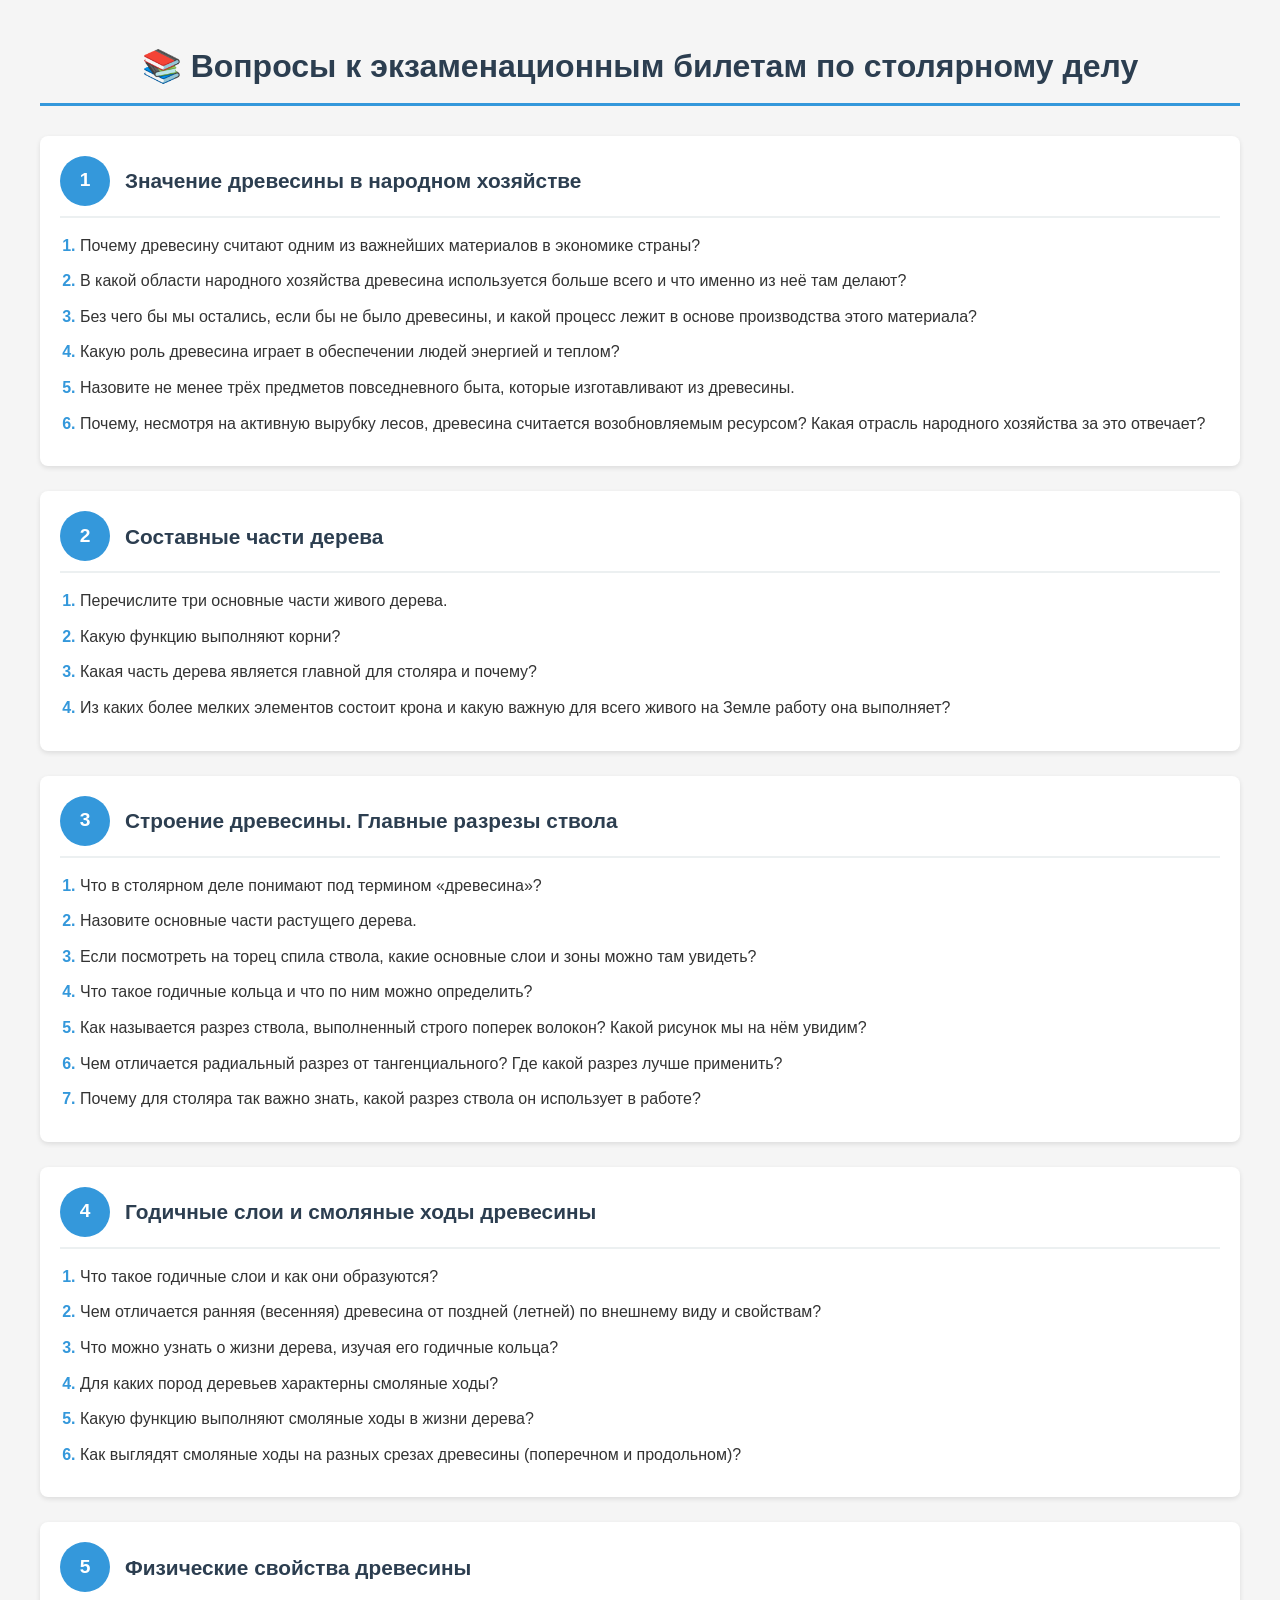
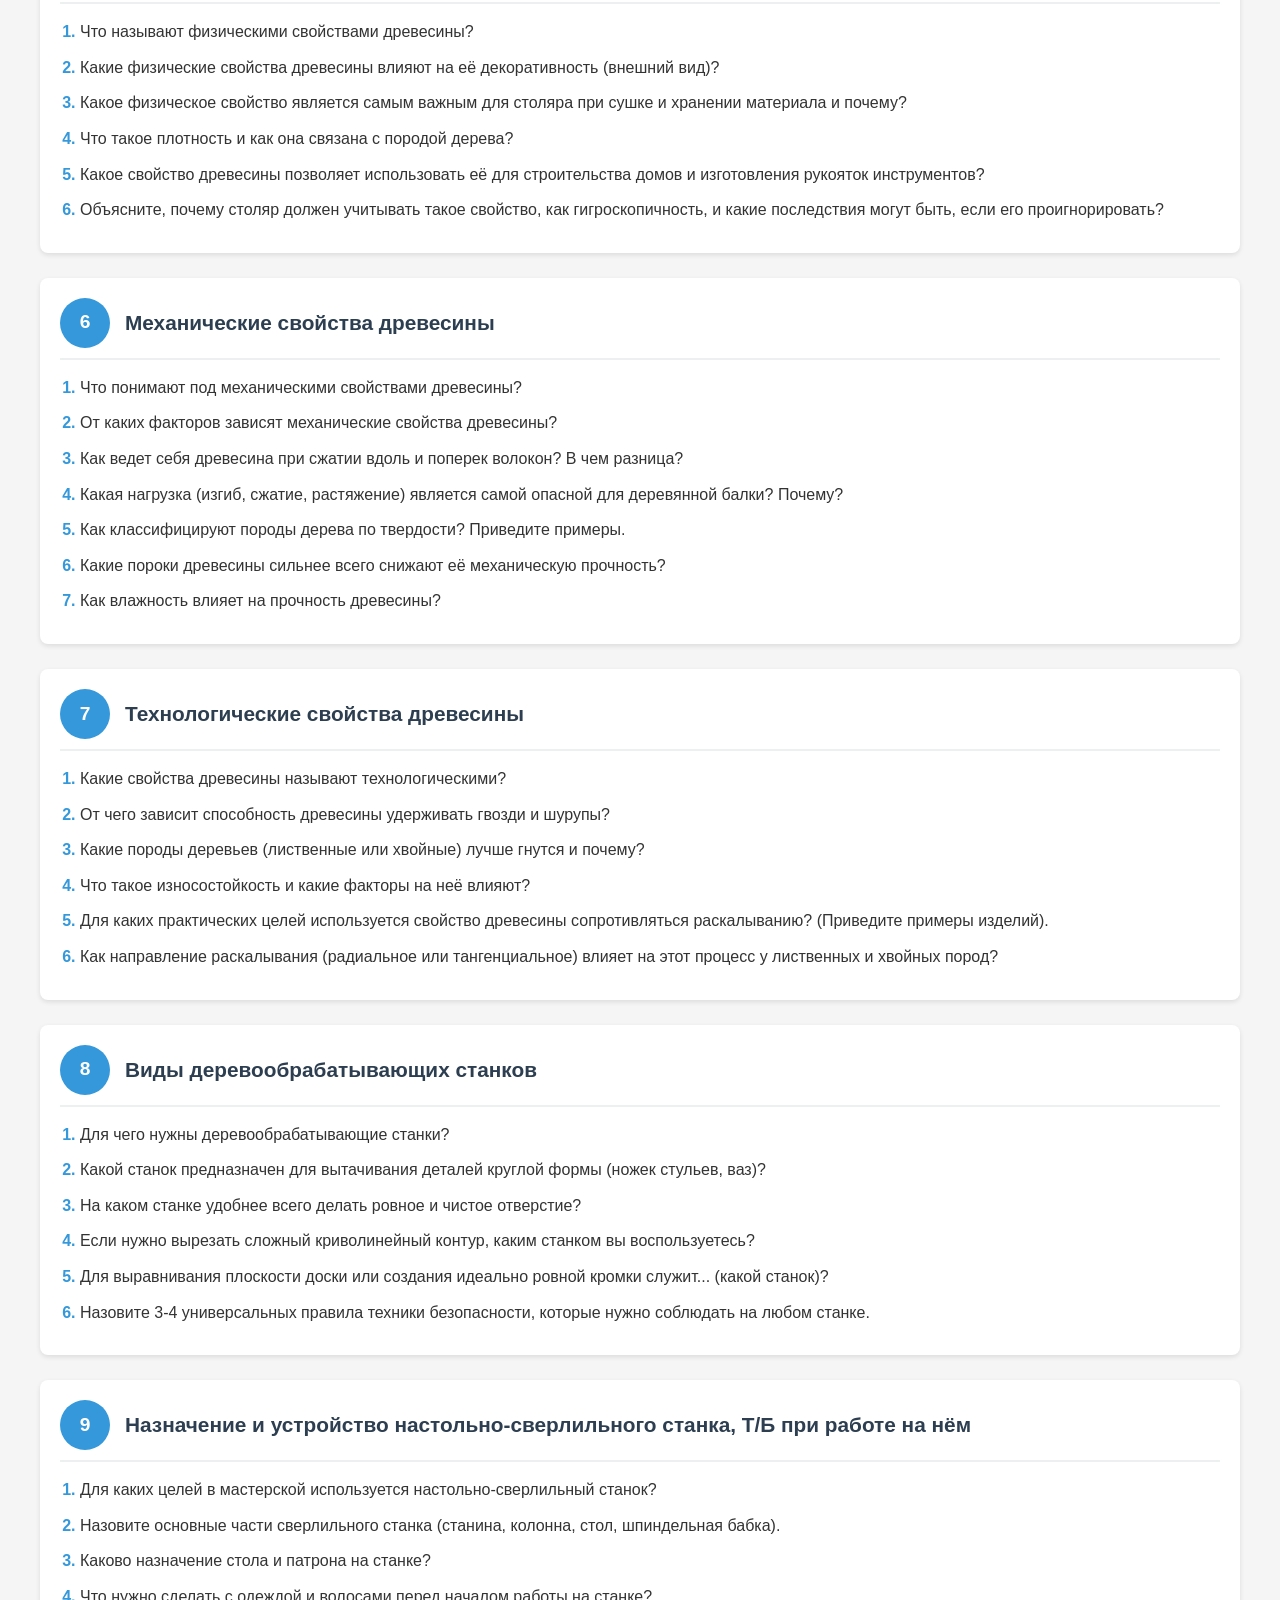
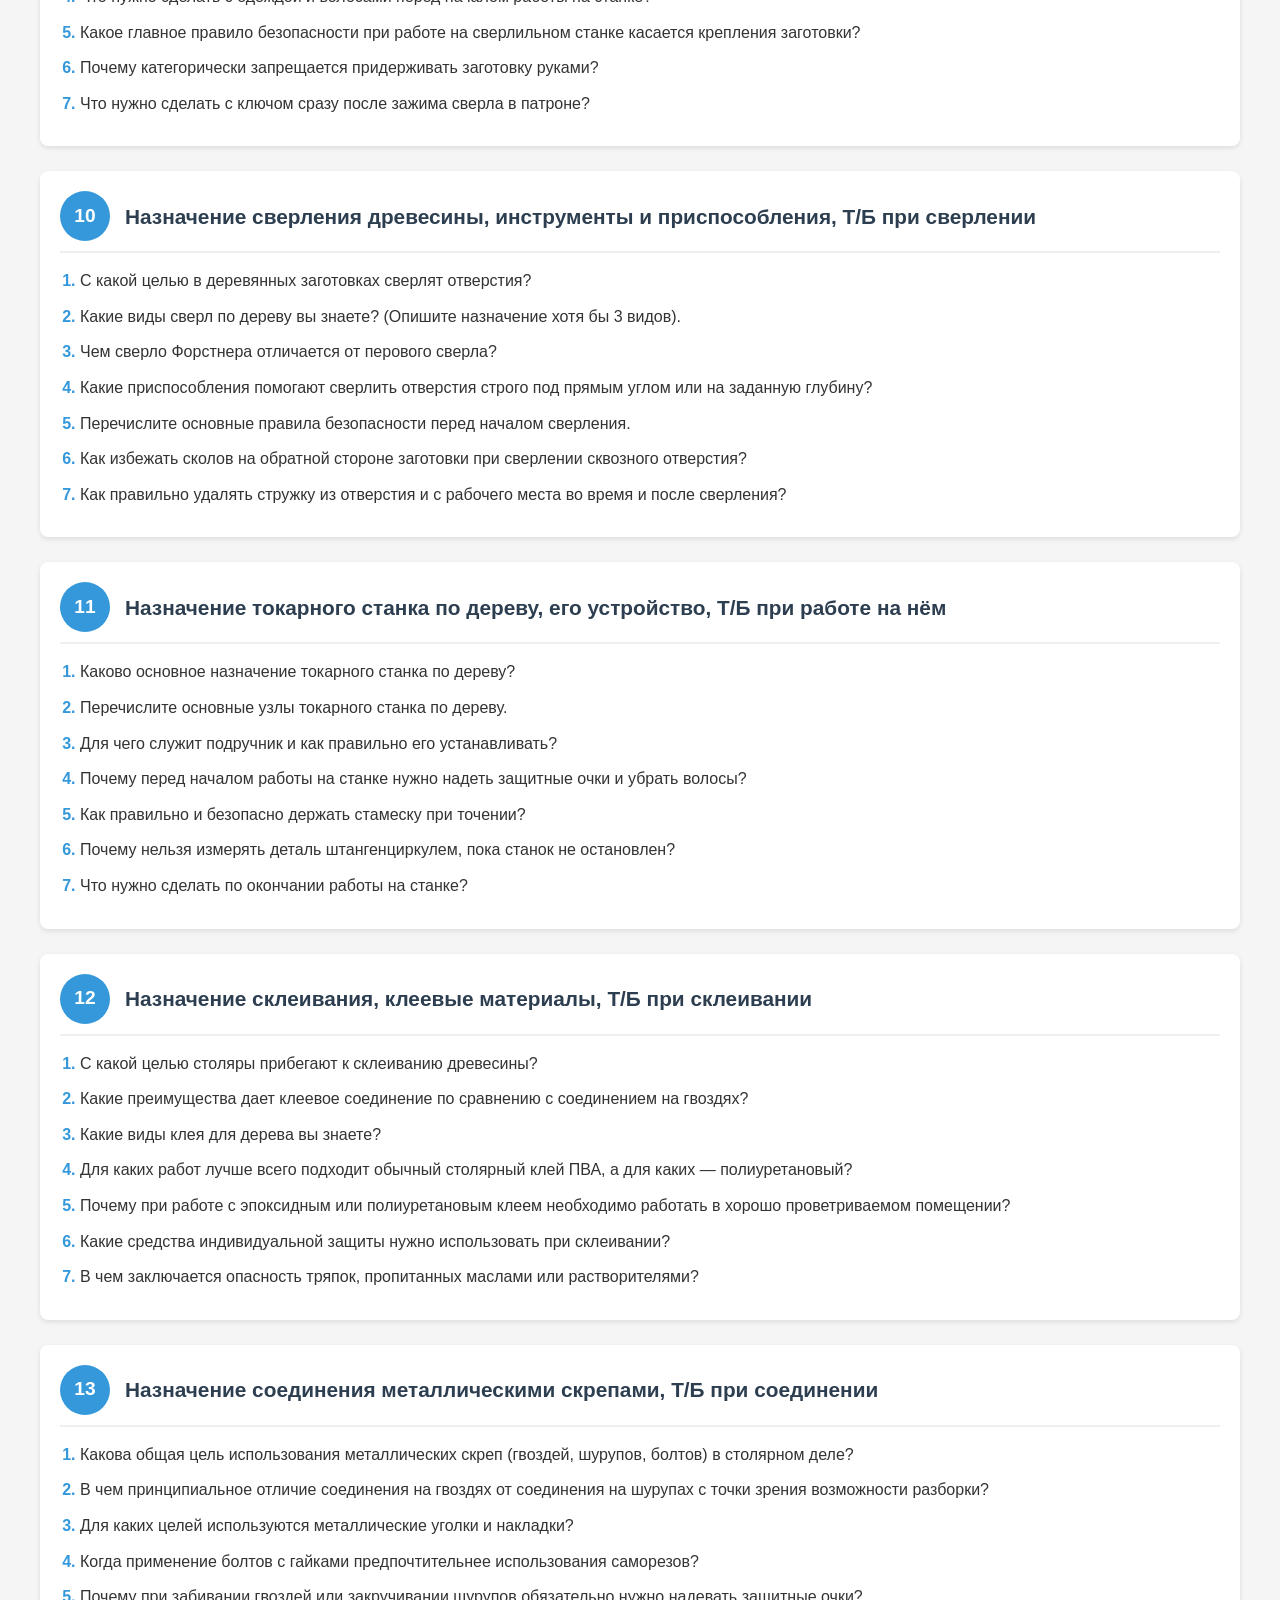
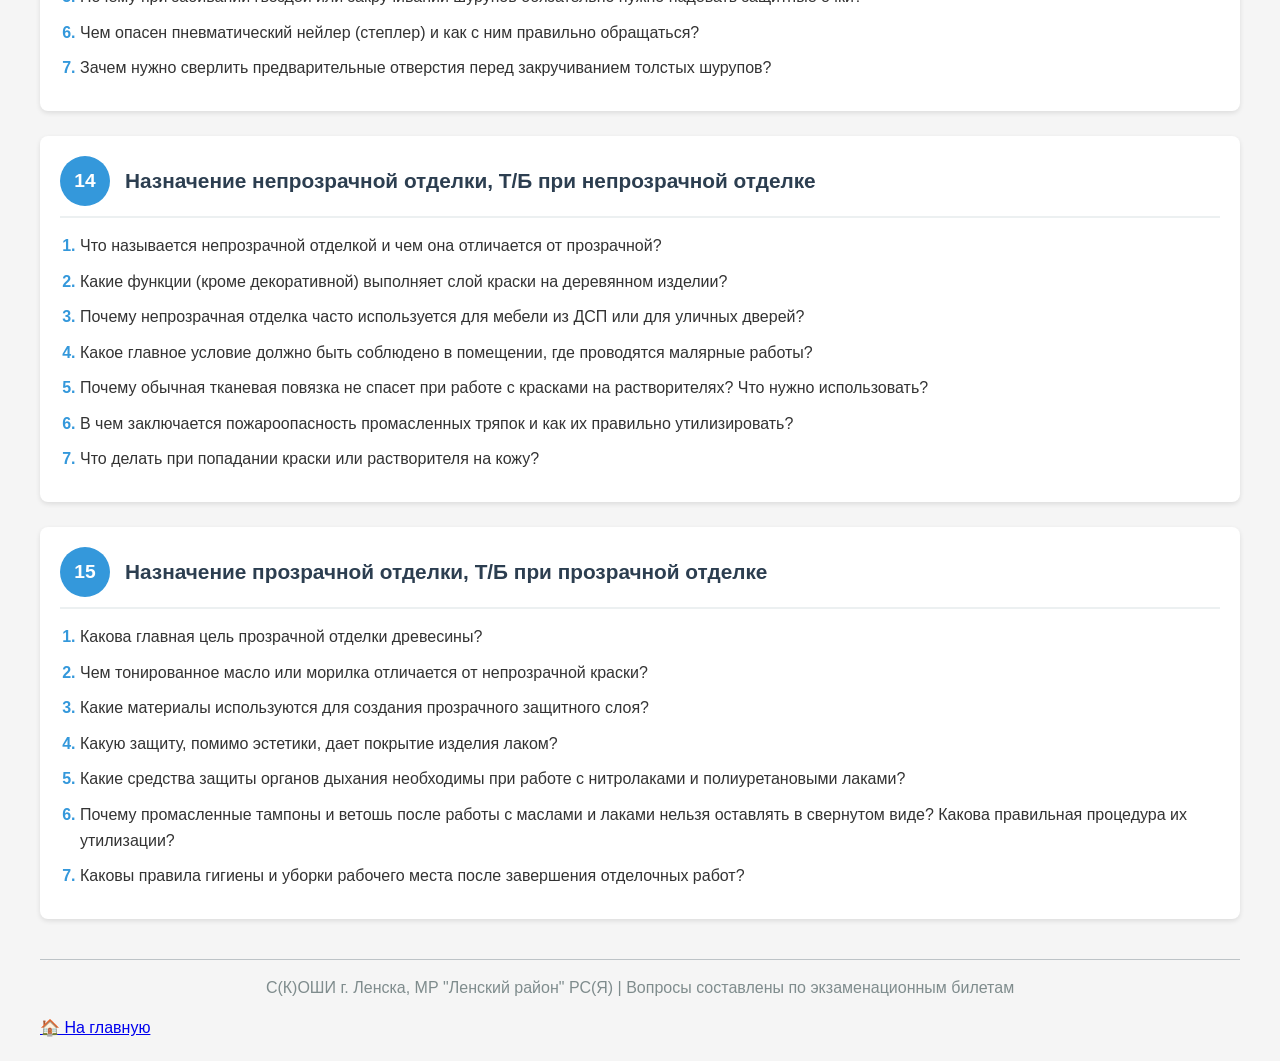
<file: voprosy-biletov.html>
<!DOCTYPE html>
<html lang="ru">
<head>
    <meta charset="UTF-8">
    <meta name="viewport" content="width=device-width, initial-scale=1.0">
    <title>Вопросы к экзаменационным билетам по столярному делу</title>
    <style>
        body {
            font-family: 'Segoe UI', Tahoma, Geneva, Verdana, sans-serif;
            line-height: 1.6;
            color: #333;
            max-width: 1200px;
            margin: 0 auto;
            padding: 20px;
            background-color: #f5f5f5;
        }
        h1 {
            text-align: center;
            color: #2c3e50;
            border-bottom: 3px solid #3498db;
            padding-bottom: 10px;
            margin-bottom: 30px;
        }
        .bilet {
            background: white;
            border-radius: 8px;
            box-shadow: 0 2px 5px rgba(0,0,0,0.1);
            margin-bottom: 25px;
            padding: 20px;
            transition: transform 0.2s;
        }
        .bilet:hover {
            transform: translateY(-3px);
            box-shadow: 0 4px 10px rgba(0,0,0,0.15);
        }
        .bilet-header {
            display: flex;
            align-items: center;
            margin-bottom: 15px;
            border-bottom: 2px solid #ecf0f1;
            padding-bottom: 10px;
        }
        .bilet-number {
            background-color: #3498db;
            color: white;
            font-weight: bold;
            font-size: 1.2em;
            width: 50px;
            height: 50px;
            display: flex;
            align-items: center;
            justify-content: center;
            border-radius: 50%;
            margin-right: 15px;
            flex-shrink: 0;
        }
        .bilet-title {
            font-size: 1.3em;
            font-weight: 600;
            color: #2c3e50;
            margin: 0;
        }
        .question-list {
            padding-left: 20px;
            margin: 10px 0 0 0;
        }
        .question-list li {
            margin-bottom: 10px;
            font-size: 1em;
        }
        .question-list li::marker {
            color: #3498db;
            font-weight: bold;
        }
        footer {
            text-align: center;
            margin-top: 40px;
            padding: 15px;
            color: #7f8c8d;
            border-top: 1px solid #bdc3c7;
        }
    </style>
</head>
<body>
    <h1>📚 Вопросы к экзаменационным билетам по столярному делу</h1>

    <!-- Билет 1 -->
    <div class="bilet">
        <div class="bilet-header">
            <div class="bilet-number">1</div>
            <div class="bilet-title">Значение древесины в народном хозяйстве</div>
        </div>
        <ol class="question-list">
            <li>Почему древесину считают одним из важнейших материалов в экономике страны?</li>
            <li>В какой области народного хозяйства древесина используется больше всего и что именно из неё там делают?</li>
            <li>Без чего бы мы остались, если бы не было древесины, и какой процесс лежит в основе производства этого материала?</li>
            <li>Какую роль древесина играет в обеспечении людей энергией и теплом?</li>
            <li>Назовите не менее трёх предметов повседневного быта, которые изготавливают из древесины.</li>
            <li>Почему, несмотря на активную вырубку лесов, древесина считается возобновляемым ресурсом? Какая отрасль народного хозяйства за это отвечает?</li>
        </ol>
    </div>

    <!-- Билет 2 -->
    <div class="bilet">
        <div class="bilet-header">
            <div class="bilet-number">2</div>
            <div class="bilet-title">Составные части дерева</div>
        </div>
        <ol class="question-list">
            <li>Перечислите три основные части живого дерева.</li>
            <li>Какую функцию выполняют корни?</li>
            <li>Какая часть дерева является главной для столяра и почему?</li>
            <li>Из каких более мелких элементов состоит крона и какую важную для всего живого на Земле работу она выполняет?</li>
        </ol>
    </div>

    <!-- Билет 3 -->
    <div class="bilet">
        <div class="bilet-header">
            <div class="bilet-number">3</div>
            <div class="bilet-title">Строение древесины. Главные разрезы ствола</div>
        </div>
        <ol class="question-list">
            <li>Что в столярном деле понимают под термином «древесина»?</li>
            <li>Назовите основные части растущего дерева.</li>
            <li>Если посмотреть на торец спила ствола, какие основные слои и зоны можно там увидеть?</li>
            <li>Что такое годичные кольца и что по ним можно определить?</li>
            <li>Как называется разрез ствола, выполненный строго поперек волокон? Какой рисунок мы на нём увидим?</li>
            <li>Чем отличается радиальный разрез от тангенциального? Где какой разрез лучше применить?</li>
            <li>Почему для столяра так важно знать, какой разрез ствола он использует в работе?</li>
        </ol>
    </div>

    <!-- Билет 4 -->
    <div class="bilet">
        <div class="bilet-header">
            <div class="bilet-number">4</div>
            <div class="bilet-title">Годичные слои и смоляные ходы древесины</div>
        </div>
        <ol class="question-list">
            <li>Что такое годичные слои и как они образуются?</li>
            <li>Чем отличается ранняя (весенняя) древесина от поздней (летней) по внешнему виду и свойствам?</li>
            <li>Что можно узнать о жизни дерева, изучая его годичные кольца?</li>
            <li>Для каких пород деревьев характерны смоляные ходы?</li>
            <li>Какую функцию выполняют смоляные ходы в жизни дерева?</li>
            <li>Как выглядят смоляные ходы на разных срезах древесины (поперечном и продольном)?</li>
        </ol>
    </div>

    <!-- Билет 5 -->
    <div class="bilet">
        <div class="bilet-header">
            <div class="bilet-number">5</div>
            <div class="bilet-title">Физические свойства древесины</div>
        </div>
        <ol class="question-list">
            <li>Что называют физическими свойствами древесины?</li>
            <li>Какие физические свойства древесины влияют на её декоративность (внешний вид)?</li>
            <li>Какое физическое свойство является самым важным для столяра при сушке и хранении материала и почему?</li>
            <li>Что такое плотность и как она связана с породой дерева?</li>
            <li>Какое свойство древесины позволяет использовать её для строительства домов и изготовления рукояток инструментов?</li>
            <li>Объясните, почему столяр должен учитывать такое свойство, как гигроскопичность, и какие последствия могут быть, если его проигнорировать?</li>
        </ol>
    </div>

    <!-- Билет 6 -->
    <div class="bilet">
        <div class="bilet-header">
            <div class="bilet-number">6</div>
            <div class="bilet-title">Механические свойства древесины</div>
        </div>
        <ol class="question-list">
            <li>Что понимают под механическими свойствами древесины?</li>
            <li>От каких факторов зависят механические свойства древесины?</li>
            <li>Как ведет себя древесина при сжатии вдоль и поперек волокон? В чем разница?</li>
            <li>Какая нагрузка (изгиб, сжатие, растяжение) является самой опасной для деревянной балки? Почему?</li>
            <li>Как классифицируют породы дерева по твердости? Приведите примеры.</li>
            <li>Какие пороки древесины сильнее всего снижают её механическую прочность?</li>
            <li>Как влажность влияет на прочность древесины?</li>
        </ol>
    </div>

    <!-- Билет 7 -->
    <div class="bilet">
        <div class="bilet-header">
            <div class="bilet-number">7</div>
            <div class="bilet-title">Технологические свойства древесины</div>
        </div>
        <ol class="question-list">
            <li>Какие свойства древесины называют технологическими?</li>
            <li>От чего зависит способность древесины удерживать гвозди и шурупы?</li>
            <li>Какие породы деревьев (лиственные или хвойные) лучше гнутся и почему?</li>
            <li>Что такое износостойкость и какие факторы на неё влияют?</li>
            <li>Для каких практических целей используется свойство древесины сопротивляться раскалыванию? (Приведите примеры изделий).</li>
            <li>Как направление раскалывания (радиальное или тангенциальное) влияет на этот процесс у лиственных и хвойных пород?</li>
        </ol>
    </div>

    <!-- Билет 8 -->
    <div class="bilet">
        <div class="bilet-header">
            <div class="bilet-number">8</div>
            <div class="bilet-title">Виды деревообрабатывающих станков</div>
        </div>
        <ol class="question-list">
            <li>Для чего нужны деревообрабатывающие станки?</li>
            <li>Какой станок предназначен для вытачивания деталей круглой формы (ножек стульев, ваз)?</li>
            <li>На каком станке удобнее всего делать ровное и чистое отверстие?</li>
            <li>Если нужно вырезать сложный криволинейный контур, каким станком вы воспользуетесь?</li>
            <li>Для выравнивания плоскости доски или создания идеально ровной кромки служит... (какой станок)?</li>
            <li>Назовите 3-4 универсальных правила техники безопасности, которые нужно соблюдать на любом станке.</li>
        </ol>
    </div>

    <!-- Билет 9 -->
    <div class="bilet">
        <div class="bilet-header">
            <div class="bilet-number">9</div>
            <div class="bilet-title">Назначение и устройство настольно-сверлильного станка, Т/Б при работе на нём</div>
        </div>
        <ol class="question-list">
            <li>Для каких целей в мастерской используется настольно-сверлильный станок?</li>
            <li>Назовите основные части сверлильного станка (станина, колонна, стол, шпиндельная бабка).</li>
            <li>Каково назначение стола и патрона на станке?</li>
            <li>Что нужно сделать с одеждой и волосами перед началом работы на станке?</li>
            <li>Какое главное правило безопасности при работе на сверлильном станке касается крепления заготовки?</li>
            <li>Почему категорически запрещается придерживать заготовку руками?</li>
            <li>Что нужно сделать с ключом сразу после зажима сверла в патроне?</li>
        </ol>
    </div>

    <!-- Билет 10 -->
    <div class="bilet">
        <div class="bilet-header">
            <div class="bilet-number">10</div>
            <div class="bilet-title">Назначение сверления древесины, инструменты и приспособления, Т/Б при сверлении</div>
        </div>
        <ol class="question-list">
            <li>С какой целью в деревянных заготовках сверлят отверстия?</li>
            <li>Какие виды сверл по дереву вы знаете? (Опишите назначение хотя бы 3 видов).</li>
            <li>Чем сверло Форстнера отличается от перового сверла?</li>
            <li>Какие приспособления помогают сверлить отверстия строго под прямым углом или на заданную глубину?</li>
            <li>Перечислите основные правила безопасности перед началом сверления.</li>
            <li>Как избежать сколов на обратной стороне заготовки при сверлении сквозного отверстия?</li>
            <li>Как правильно удалять стружку из отверстия и с рабочего места во время и после сверления?</li>
        </ol>
    </div>

    <!-- Билет 11 -->
    <div class="bilet">
        <div class="bilet-header">
            <div class="bilet-number">11</div>
            <div class="bilet-title">Назначение токарного станка по дереву, его устройство, Т/Б при работе на нём</div>
        </div>
        <ol class="question-list">
            <li>Каково основное назначение токарного станка по дереву?</li>
            <li>Перечислите основные узлы токарного станка по дереву.</li>
            <li>Для чего служит подручник и как правильно его устанавливать?</li>
            <li>Почему перед началом работы на станке нужно надеть защитные очки и убрать волосы?</li>
            <li>Как правильно и безопасно держать стамеску при точении?</li>
            <li>Почему нельзя измерять деталь штангенциркулем, пока станок не остановлен?</li>
            <li>Что нужно сделать по окончании работы на станке?</li>
        </ol>
    </div>

    <!-- Билет 12 -->
    <div class="bilet">
        <div class="bilet-header">
            <div class="bilet-number">12</div>
            <div class="bilet-title">Назначение склеивания, клеевые материалы, Т/Б при склеивании</div>
        </div>
        <ol class="question-list">
            <li>С какой целью столяры прибегают к склеиванию древесины?</li>
            <li>Какие преимущества дает клеевое соединение по сравнению с соединением на гвоздях?</li>
            <li>Какие виды клея для дерева вы знаете?</li>
            <li>Для каких работ лучше всего подходит обычный столярный клей ПВА, а для каких — полиуретановый?</li>
            <li>Почему при работе с эпоксидным или полиуретановым клеем необходимо работать в хорошо проветриваемом помещении?</li>
            <li>Какие средства индивидуальной защиты нужно использовать при склеивании?</li>
            <li>В чем заключается опасность тряпок, пропитанных маслами или растворителями?</li>
        </ol>
    </div>

    <!-- Билет 13 -->
    <div class="bilet">
        <div class="bilet-header">
            <div class="bilet-number">13</div>
            <div class="bilet-title">Назначение соединения металлическими скрепами, Т/Б при соединении</div>
        </div>
        <ol class="question-list">
            <li>Какова общая цель использования металлических скреп (гвоздей, шурупов, болтов) в столярном деле?</li>
            <li>В чем принципиальное отличие соединения на гвоздях от соединения на шурупах с точки зрения возможности разборки?</li>
            <li>Для каких целей используются металлические уголки и накладки?</li>
            <li>Когда применение болтов с гайками предпочтительнее использования саморезов?</li>
            <li>Почему при забивании гвоздей или закручивании шурупов обязательно нужно надевать защитные очки?</li>
            <li>Чем опасен пневматический нейлер (степлер) и как с ним правильно обращаться?</li>
            <li>Зачем нужно сверлить предварительные отверстия перед закручиванием толстых шурупов?</li>
        </ol>
    </div>

    <!-- Билет 14 -->
    <div class="bilet">
        <div class="bilet-header">
            <div class="bilet-number">14</div>
            <div class="bilet-title">Назначение непрозрачной отделки, Т/Б при непрозрачной отделке</div>
        </div>
        <ol class="question-list">
            <li>Что называется непрозрачной отделкой и чем она отличается от прозрачной?</li>
            <li>Какие функции (кроме декоративной) выполняет слой краски на деревянном изделии?</li>
            <li>Почему непрозрачная отделка часто используется для мебели из ДСП или для уличных дверей?</li>
            <li>Какое главное условие должно быть соблюдено в помещении, где проводятся малярные работы?</li>
            <li>Почему обычная тканевая повязка не спасет при работе с красками на растворителях? Что нужно использовать?</li>
            <li>В чем заключается пожароопасность промасленных тряпок и как их правильно утилизировать?</li>
            <li>Что делать при попадании краски или растворителя на кожу?</li>
        </ol>
    </div>

    <!-- Билет 15 -->
    <div class="bilet">
        <div class="bilet-header">
            <div class="bilet-number">15</div>
            <div class="bilet-title">Назначение прозрачной отделки, Т/Б при прозрачной отделке</div>
        </div>
        <ol class="question-list">
            <li>Какова главная цель прозрачной отделки древесины?</li>
            <li>Чем тонированное масло или морилка отличается от непрозрачной краски?</li>
            <li>Какие материалы используются для создания прозрачного защитного слоя?</li>
            <li>Какую защиту, помимо эстетики, дает покрытие изделия лаком?</li>
            <li>Какие средства защиты органов дыхания необходимы при работе с нитролаками и полиуретановыми лаками?</li>
            <li>Почему промасленные тампоны и ветошь после работы с маслами и лаками нельзя оставлять в свернутом виде? Какова правильная процедура их утилизации?</li>
            <li>Каковы правила гигиены и уборки рабочего места после завершения отделочных работ?</li>
        </ol>
    </div>

    <footer>
        С(К)ОШИ г. Ленска, МР "Ленский район" РС(Я) | Вопросы составлены по экзаменационным билетам
    </footer>
<a href="/main-portal/index.html" class="floating-home-btn">🏠 На главную</a>
</body>
</html>
</file>
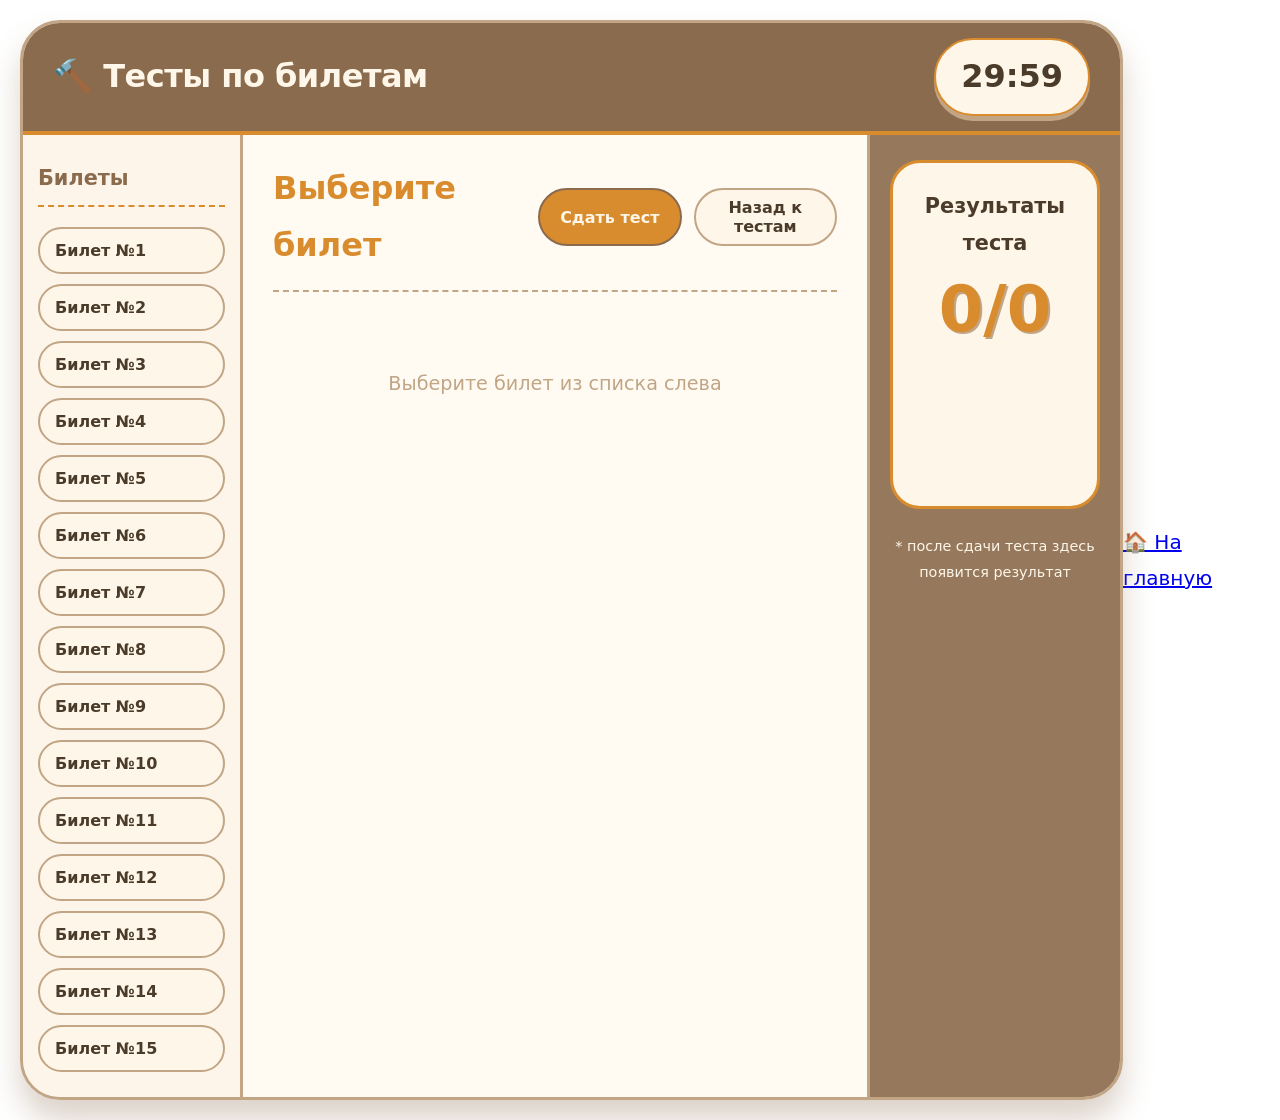
<file: extest/testy-po-biletam.html>
<!DOCTYPE html>
<html lang="ru">
<head>
    <meta charset="UTF-8">
    <meta name="viewport" content="width=device-width, initial-scale=1.0">
    <title>Тесты по билетам</title>
    <!-- Подключаем общий стиль портала (фон и навигация) -->
    <link rel="stylesheet" href="../style.css">
    <style>
        * {
            margin: 0;
            padding: 0;
            box-sizing: border-box;
            font-family: 'Segoe UI', Roboto, system-ui, sans-serif;
        }

        body {
            /* убираем фоновый цвет, чтобы работал фон из style.css */
            background-color: transparent;
            color: #4A3B2A;
            min-height: 100vh;
            display: flex;
            justify-content: center;
            align-items: center;
            padding: 20px;
        }

        /* основной контейнер – полупрозрачный, чтобы просвечивал общий фон */
        .exam-container {
            max-width: 1400px;
            width: 100%;
            background: rgba(254, 246, 233, 0.92); /* полупрозрачный топлёное молоко */
            border-radius: 40px;
            border: 3px solid #C1A585;
            box-shadow: 0 20px 30px rgba(139, 107, 77, 0.3);
            overflow: hidden;
            backdrop-filter: blur(2px);
        }

        /* шапка с таймером */
        .header {
            background: #8B6B4D;
            padding: 15px 30px;
            display: flex;
            justify-content: space-between;
            align-items: center;
            border-bottom: 4px solid #D98C2E;
        }

        .header h1 {
            color: #FEF6E9;
            font-size: 2rem;
            font-weight: 600;
            letter-spacing: -0.5px;
        }

        .timer {
            background: #FEF6E9;
            color: #4A3B2A;
            font-size: 2rem;
            font-weight: 700;
            padding: 8px 25px;
            border-radius: 60px;
            border: 2px solid #D98C2E;
            box-shadow: 0 5px 0 #C1A585;
        }

        /* основной макет: левая панель + центральная область + правая панель */
        .main-row {
            display: flex;
            min-height: 600px;
        }

        /* левая панель со списком билетов */
        .ticket-panel {
            width: 220px;
            background: rgba(254, 246, 233, 0.6);
            border-right: 3px solid #C1A585;
            padding: 25px 15px;
        }

        .ticket-panel h3 {
            color: #8B6B4D;
            font-size: 1.3rem;
            margin-bottom: 20px;
            border-bottom: 2px dashed #D98C2E;
            padding-bottom: 8px;
        }

        .ticket-list {
            display: flex;
            flex-direction: column;
            gap: 10px;
        }

        .ticket-btn {
            background: #FEF6E9;
            border: 2px solid #C1A585;
            border-radius: 40px;
            padding: 12px 15px;
            font-size: 1rem;
            font-weight: 600;
            color: #4A3B2A;
            cursor: pointer;
            transition: 0.2s;
            text-align: left;
            width: 100%;
        }

        .ticket-btn:hover {
            background: #C1A585;
            color: #FEF6E9;
            border-color: #8B6B4D;
        }

        .ticket-btn.active {
            background: #D98C2E;
            border-color: #8B6B4D;
            color: #FEF6E9;
            box-shadow: 0 4px 0 #8B6B4D;
        }

        /* центральная область с вопросами */
        .content-area {
            flex: 1;
            background: rgba(255, 252, 245, 0.85);
            padding: 25px 30px;
            border-right: 3px solid #C1A585;
            max-width: 700px;
        }

        .test-header {
            display: flex;
            justify-content: space-between;
            align-items: center;
            margin-bottom: 25px;
            border-bottom: 2px dashed #C1A585;
            padding-bottom: 15px;
        }

        .test-number {
            font-size: 2rem;
            color: #D98C2E;
            font-weight: 600;
        }

        .action-buttons {
            display: flex;
            gap: 12px;
        }

        .btn {
            background: #FEF6E9;
            border: 2px solid #C1A585;
            color: #4A3B2A;
            padding: 8px 20px;
            border-radius: 40px;
            font-weight: 600;
            cursor: pointer;
            transition: 0.2s;
            font-size: 1rem;
        }

        .btn-primary {
            background: #D98C2E;
            border-color: #8B6B4D;
            color: #FEF6E9;
        }

        .btn-primary:hover {
            background: #8B6B4D;
            border-color: #D98C2E;
        }

        .btn:hover {
            background: #C1A585;
            color: #FEF6E9;
        }

        /* блок вопросов */
        .questions-container {
            max-height: 500px;
            overflow-y: auto;
            padding-right: 10px;
        }

        .question-item {
            background: #FEF6E9;
            border: 2px solid #C1A585;
            border-radius: 25px;
            padding: 20px;
            margin-bottom: 20px;
        }

        .q-title {
            font-weight: 600;
            font-size: 1.1rem;
            margin-bottom: 15px;
            padding-left: 12px;
            border-left: 5px solid #D98C2E;
        }

        .options {
            list-style: none;
            padding-left: 15px;
        }

        .options li {
            margin-bottom: 10px;
            display: flex;
            align-items: center;
            gap: 10px;
            cursor: pointer;
            padding: 8px 12px;
            border-radius: 30px;
            background: #FFFFFF;
            border: 1px solid #E8D9C4;
            transition: 0.1s;
        }

        .options li:hover {
            background: #C1A58520;
            border-color: #D98C2E;
        }

        .options input[type="radio"] {
            accent-color: #D98C2E;
            width: 18px;
            height: 18px;
            cursor: pointer;
        }

        /* правая панель результатов */
        .result-panel {
            width: 250px;
            background: rgba(139, 107, 77, 0.9);
            padding: 25px 20px;
            color: #FEF6E9;
            display: flex;
            flex-direction: column;
            gap: 25px;
        }

        .result-card {
            background: #FEF6E9;
            border-radius: 30px;
            padding: 25px 15px;
            text-align: center;
            border: 3px solid #D98C2E;
        }

        .result-card h3 {
            color: #4A3B2A;
            font-size: 1.3rem;
            margin-bottom: 10px;
        }

        .score {
            font-size: 4rem;
            font-weight: 700;
            color: #D98C2E;
            line-height: 1;
            margin: 15px 0;
            text-shadow: 2px 2px 0 #C1A585;
        }

        .result-actions {
            display: flex;
            flex-direction: column;
            gap: 12px;
            margin-top: 10px;
        }

        .result-btn {
            background: transparent;
            border: 2px solid #FEF6E9;
            color: #FEF6E9;
            padding: 12px;
            border-radius: 50px;
            font-weight: 600;
            cursor: pointer;
            transition: 0.2s;
            font-size: 1rem;
            width: 100%;
        }

        .result-btn:hover {
            background: #D98C2E;
            border-color: #D98C2E;
            color: #4A3B2A;
        }

        .hidden {
            display: none !important;
        }

        /* адаптация */
        @media (max-width: 1000px) {
            .main-row {
                flex-wrap: wrap;
            }
            .ticket-panel, .result-panel {
                width: 100%;
                border-right: none;
                border-bottom: 3px solid #C1A585;
            }
            .content-area {
                max-width: 100%;
            }
        }
    </style>
</head>
<body class="testy-po-biletam-page">
    <div class="exam-container">
        <div class="header">
            <h1>🔨 Тесты по билетам</h1>
            <div class="timer" id="timerDisplay">30:00</div>
        </div>

        <div class="main-row">
            <div class="ticket-panel">
                <h3>Билеты</h3>
                <div class="ticket-list" id="ticketList"></div>
            </div>

            <div class="content-area" id="contentArea">
                <div class="test-header">
                    <span class="test-number" id="currentTestLabel">Выберите билет</span>
                    <div class="action-buttons">
                        <button class="btn btn-primary" id="submitTestBtn" disabled>Сдать тест</button>
                        <button class="btn" id="backToTicketsBtn">Назад к тестам</button>
                    </div>
                </div>
                <div class="questions-container" id="questionsContainer"></div>
                <div id="placeholderMsg" style="text-align: center; margin-top: 50px; color: #C1A585; font-size: 1.2rem;">
                    Выберите билет из списка слева
                </div>
            </div>

            <div class="result-panel">
                <div class="result-card">
                    <h3>Результаты теста</h3>
                    <div class="score" id="scoreDisplay">0/0</div>
                    <div class="result-actions">
                        <button class="result-btn" id="retryTestBtn">Пройти тест снова</button>
                        <button class="result-btn" id="backToTicketsResultBtn">Назад к тестам</button>
                    </div>
                </div>
                <div style="color: #FEF6E9; font-size: 0.9rem; text-align: center;">
                    * после сдачи теста здесь появится результат
                </div>
            </div>
        </div>
    </div>

    <script>
        (function() {
            // ---------- ДАННЫЕ ТЕСТОВ (все 15 билетов) ----------
            const ticketsData = [
                { // билет 1
                    title: 'Билет №1',
                    questions: [
                        { text: 'Как называется самая большая область применения древесины?', options: ['А) Производство мебели', 'Б) Бумажная промышленность', 'В) Строительство', 'Г) Топливо'], correct: 2 },
                        { text: 'Из какого продукта переработки древесины делают бумагу?', options: ['А) Из опилок', 'Б) Из целлюлозы', 'В) Из коры', 'Г) Из смолы'], correct: 1 },
                        { text: 'Что производят из отходов деревообработки для использования в качестве топлива?', options: ['А) Пеллеты и брикеты', 'Б) Древесный уголь', 'В) Газ', 'Г) Кокс'], correct: 0 },
                        { text: 'Почему древесину называют возобновляемым ресурсом?', options: ['А) Потому что она не гниет', 'Б) Потому что ее можно использовать повторно', 'В) Потому что на месте вырубленных лесов можно вырастить новые', 'Г) Потому что она есть в каждом доме'], correct: 2 }
                    ]
                },
                { // билет 2
                    title: 'Билет №2',
                    questions: [
                        { text: 'Какая часть дерева всасывает воду и минеральные вещества из почвы?', options: ['А) Крона', 'Б) Ствол', 'В) Корни', 'Г) Кора'], correct: 2 },
                        { text: 'Какая часть дерева является основной для столяра?', options: ['А) Крона', 'Б) Ствол', 'В) Корни', 'Г) Ветки'], correct: 1 },
                        { text: 'В какой части дерева происходит фотосинтез?', options: ['А) В корнях', 'Б) В лубе', 'В) В кроне (листьях или хвое)', 'Г) В сердцевине'], correct: 2 }
                    ]
                },
                { // билет 3
                    title: 'Билет №3',
                    questions: [
                        { text: 'Как называется разрез ствола через сердцевину вдоль волокон?', options: ['А) Поперечный', 'Б) Радиальный', 'В) Тангенциальный', 'Г) Продольно-косой'], correct: 1 },
                        { text: 'На каком разрезе годовые кольца выглядят как окружности?', options: ['А) На радиальном', 'Б) На тангенциальном', 'В) На поперечном', 'Г) На продольном'], correct: 2 },
                        { text: 'Какой распил самый прочный?', options: ['А) Радиальный', 'Б) Тангенциальный', 'В) Полурадиальный', 'Г) Поперечный'], correct: 0 },
                        { text: 'Где находится самая старая и прочная древесина?', options: ['А) Заболонь', 'Б) Камбий', 'В) Ядро', 'Г) Луб'], correct: 2 }
                    ]
                },
                { // билет 4
                    title: 'Билет №4',
                    questions: [
                        { text: 'Что такое годичные кольца?', options: ['А) Количество ветвей', 'Б) Прирост за год', 'В) Слои коры', 'Г) Каналы для воды'], correct: 1 },
                        { text: 'Какая часть годичного кольца образуется весной?', options: ['А) Поздняя (темная)', 'Б) Ранняя (светлая)', 'В) Сердцевина', 'Г) Камбий'], correct: 1 },
                        { text: 'Для каких пород характерны смоляные ходы?', options: ['А) Лиственные', 'Б) Тропические', 'В) Хвойные', 'Г) Фруктовые'], correct: 2 },
                        { text: 'Функция смоляных ходов?', options: ['А) Проведение воды', 'Б) Защита при повреждениях', 'В) Накопление питательных веществ', 'Г) Рост в толщину'], correct: 1 }
                    ]
                },
                { // билет 5
                    title: 'Билет №5',
                    questions: [
                        { text: 'Как называется узор на поверхности древесины?', options: ['А) Цвет', 'Б) Блеск', 'В) Текстура', 'Г) Запах'], correct: 2 },
                        { text: 'Самое важное свойство для столяра?', options: ['А) Теплопроводность', 'Б) Влажность', 'В) Цвет', 'Г) Звукопроводность'], correct: 1 },
                        { text: 'Способность сухой древесины не проводить ток?', options: ['А) Теплопроводность', 'Б) Гигроскопичность', 'В) Электропроводность (диэлектрик)', 'Г) Плотность'], correct: 2 },
                        { text: 'Что произойдет с размерами при увеличении влажности?', options: ['А) Усушка', 'Б) Разбухание', 'В) Растрескивание', 'Г) Ничего'], correct: 1 }
                    ]
                },
                { // билет 6
                    title: 'Билет №6',
                    questions: [
                        { text: 'Что называется прочностью?', options: ['А) Восстанавливать форму', 'Б) Сопротивляться разрушению', 'В) Впитывать влагу', 'Г) Раскалываться'], correct: 1 },
                        { text: 'При каком виде нагрузки прочность вдоль волокон самая высокая?', options: ['А) Сжатие', 'Б) Растяжение', 'В) Изгиб', 'Г) Скалывание'], correct: 1 },
                        { text: 'Как влажность влияет на прочность?', options: ['А) Увеличивает', 'Б) Не изменяет', 'В) Снижает', 'Г) Делает бесконечной'], correct: 2 },
                        { text: 'Самый опасный порок для прочности?', options: ['А) Косослой', 'Б) Сучки', 'В) Трещины', 'Г) Засмолок'], correct: 1 }
                    ]
                },
                { // билет 7
                    title: 'Билет №7',
                    questions: [
                        { text: 'Какие породы лучше гнутся?', options: ['А) Хвойные', 'Б) Лиственные', 'В) Экзотические', 'Г) Все одинаково'], correct: 1 },
                        { text: 'От чего зависит удержание гвоздя?', options: ['А) Длина гвоздя', 'Б) Порода, плотность, влажность', 'В) Время рубки', 'Г) Только направление волокон'], correct: 1 },
                        { text: 'Какая поверхность изнашивается больше?', options: ['А) Торцевая меньше', 'Б) Боковая', 'В) Торцевая', 'Г) Не зависит'], correct: 1 }
                    ]
                },
                { // билет 8
                    title: 'Билет №8',
                    questions: [
                        { text: 'Какой станок для тел вращения?', options: ['А) Фрезерный', 'Б) Токарный', 'В) Сверлильный', 'Г) Циркулярка'], correct: 1 },
                        { text: 'Какой станок для фигурного распила лентой?', options: ['А) Ленточная пила', 'Б) Циркулярка', 'В) Фуговальный', 'Г) Токарный'], correct: 0 },
                        { text: 'Что использовать при пилении мелких деталей на циркулярке?', options: ['А) Очки', 'Б) Толкатель', 'В) Головной убор', 'Г) Громкую связь'], correct: 1 },
                        { text: 'Для чего фуговальный станок?', options: ['А) Сверлить', 'Б) Вырезать узоры', 'В) Выравнивать поверхность', 'Г) Продольный распил'], correct: 2 }
                    ]
                },
                { // билет 9
                    title: 'Билет №9',
                    questions: [
                        { text: 'Какой узел сверлильного станка зажимает сверло?', options: ['А) Шпиндель', 'Б) Патрон', 'В) Подача', 'Г) Стол'], correct: 1 },
                        { text: 'Что запрещено при сверлении?', options: ['А) Работать в очках', 'Б) Придерживать заготовку руками', 'В) Использовать тиски', 'Г) Отводить сверло'], correct: 1 },
                        { text: 'Почему ключ надо сразу вынимать?', options: ['А) Чтобы не потерять', 'Б) Чтобы патрон не заржавел', 'В) Может вылететь при включении', 'Г) Мешает'], correct: 2 },
                        { text: 'Как убирать стружку?', options: ['А) Сдуть ртом', 'Б) Руками', 'В) Щеткой после остановки', 'Г) Оставить'], correct: 2 }
                    ]
                },
                { // билет 10
                    title: 'Билет №10',
                    questions: [
                        { text: 'Какое сверло лучше для глубоких отверстий?', options: ['А) Перовое', 'Б) Спиральное (змеевик)', 'В) Форстнера', 'Г) Коронка'], correct: 1 },
                        { text: 'Для чего сверло Форстнера?', options: ['А) Большие отверстия', 'Б) Глухие отверстия с плоским дном', 'В) Сверление под углом', 'Г) Металл'], correct: 1 },
                        { text: 'Чем наметить центр отверстия?', options: ['А) Кондуктор', 'Б) Струбцина', 'В) Кернер/шило', 'Г) Упор'], correct: 2 },
                        { text: 'Зачем подкладка при сквозном сверлении?', options: ['А) Не царапать верстак', 'Б) Выровнять заготовку', 'В) Предотвратить сколы', 'Г) Уменьшить вибрацию'], correct: 2 }
                    ]
                },
                { // билет 11
                    title: 'Билет №11',
                    questions: [
                        { text: 'Опорная часть для стамески на токарном?', options: ['А) Передняя бабка', 'Б) Задняя бабка', 'В) Подручник', 'Г) Станина'], correct: 2 },
                        { text: 'Что поддерживает длинную заготовку справа?', options: ['А) Патрон', 'Б) Трезубец', 'В) Центр задней бабки', 'Г) Подручник'], correct: 2 },
                        { text: 'Зазор подручника до заготовки?', options: ['А) 10-15 см', 'Б) 3-5 мм', 'В) Вплотную', 'Г) Неважно'], correct: 1 },
                        { text: 'Когда делать замеры?', options: ['А) На малых оборотах', 'Б) После остановки', 'В) Во время вращения', 'Г) После снятия'], correct: 1 }
                    ]
                },
                { // билет 12
                    title: 'Билет №12',
                    questions: [
                        { text: 'Цель склеивания досок по ширине?', options: ['А) Увеличить длину', 'Б) Получить широкие щиты', 'В) Изменить цвет', 'Г) Разъемное соединение'], correct: 1 },
                        { text: 'Самый универсальный клей для помещений?', options: ['А) Эпоксидный', 'Б) Полиуретановый', 'В) Казеиновый', 'Г) ПВА'], correct: 3 },
                        { text: 'Требование безопасности при склеивании?', options: ['А) Яркий свет', 'Б) Проветривание и перчатки', 'В) Нагрев клея', 'Г) Отрицательные температуры'], correct: 1 },
                        { text: 'Почему промасленные тряпки пожароопасны?', options: ['А) Плохой запах', 'Б) Самовоспламенение', 'В) Привлекают насекомых', 'Г) Портят пол'], correct: 1 }
                    ]
                },
                { // билет 13
                    title: 'Билет №13',
                    questions: [
                        { text: 'Самое прочное разъемное соединение?', options: ['А) Гвозди', 'Б) Клей', 'В) Болты', 'Г) Саморезы'], correct: 2 },
                        { text: 'Что обязательно ставить под гайку?', options: ['А) Контргайку', 'Б) Шайбу', 'В) Пружину', 'Г) Клей'], correct: 1 },
                        { text: 'Зачем сверлить отверстие под саморез в твердой древесине?', options: ['А) Легче закручивать и не расколоть', 'Б) Дольше служит', 'В) Красивее', 'Г) Необязательно'], correct: 0 },
                        { text: 'Как правильно держать молоток?', options: ['А) За середину', 'Б) За головку', 'В) За конец рукоятки', 'Г) Неважно'], correct: 2 }
                    ]
                },
                { // билет 14
                    title: 'Билет №14',
                    questions: [
                        { text: 'Главная особенность непрозрачной отделки?', options: ['А) Подчеркивает текстуру', 'Б) Скрывает текстуру', 'В) Делает прозрачной', 'Г) Только защита'], correct: 1 },
                        { text: 'Где чаще применяют непрозрачную отделку?', options: ['А) Дорогая мебель', 'Б) Уличные двери, фасады', 'В) Музыкальные инструменты', 'Г) Разделочные доски'], correct: 1 },
                        { text: 'Какой респиратор нужен при работе с растворителями?', options: ['А) Противопылевой', 'Б) Марлевый', 'В) С угольным фильтром', 'Г) Любой'], correct: 2 },
                        { text: 'Почему тряпки после краски в металлическую емкость?', options: ['А) Чистота', 'Б) Не высохнут', 'В) Самовозгорание', 'Г) От грызунов'], correct: 2 }
                    ]
                },
                { // билет 15
                    title: 'Билет №15',
                    questions: [
                        { text: 'Основная задача прозрачной отделки?', options: ['А) Скрыть дефекты', 'Б) Защитить и подчеркнуть текстуру', 'В) Сделать шероховатой', 'Г) Изменить цвет'], correct: 1 },
                        { text: 'Самый прочный материал для прозрачной отделки?', options: ['А) Масло', 'Б) Воск', 'В) Лак', 'Г) Морилка'], correct: 2 },
                        { text: 'Что сделать перед работой с нитролаками?', options: ['А) Включить обогреватель', 'Б) Выключить свет', 'В) Проветрить, убрать огонь', 'Г) Закрыть окна'], correct: 2 },
                        { text: 'Опасность масляных тряпок в куче?', options: ['А) Портят стол', 'Б) Моль', 'В) Самовозгорание', 'Г) Вредные пары только при нагреве'], correct: 2 }
                    ]
                }
            ];

            // ---------- ЭЛЕМЕНТЫ DOM ----------
            const ticketListEl = document.getElementById('ticketList');
            const currentTestLabel = document.getElementById('currentTestLabel');
            const questionsContainer = document.getElementById('questionsContainer');
            const placeholderMsg = document.getElementById('placeholderMsg');
            const submitBtn = document.getElementById('submitTestBtn');
            const backToTicketsBtn = document.getElementById('backToTicketsBtn');
            const retryTestBtn = document.getElementById('retryTestBtn');
            const backToTicketsResultBtn = document.getElementById('backToTicketsResultBtn');
            const scoreDisplay = document.getElementById('scoreDisplay');

            let currentTicketId = null;
            let userAnswers = [];
            let testSubmitted = false;

            function renderTicketList() {
                ticketListEl.innerHTML = '';
                ticketsData.forEach((ticket, idx) => {
                    const btn = document.createElement('button');
                    btn.className = 'ticket-btn';
                    if (idx === currentTicketId) btn.classList.add('active');
                    btn.textContent = ticket.title;
                    btn.dataset.id = idx;
                    btn.addEventListener('click', () => selectTicket(idx));
                    ticketListEl.appendChild(btn);
                });
            }

            function selectTicket(id) {
                currentTicketId = id;
                testSubmitted = false;
                userAnswers = new Array(ticketsData[id].questions.length).fill(null);
                document.querySelectorAll('.ticket-btn').forEach((btn, i) => {
                    btn.classList.toggle('active', i === id);
                });
                showTest(id);
                updateScoreDisplay(0, ticketsData[id].questions.length);
                submitBtn.disabled = false;
            }

            function showTest(ticketId) {
                const ticket = ticketsData[ticketId];
                currentTestLabel.textContent = ticket.title;
                placeholderMsg.classList.add('hidden');

                let html = '';
                ticket.questions.forEach((q, qIdx) => {
                    html += `<div class="question-item" data-qindex="${qIdx}">`;
                    html += `<div class="q-title">${qIdx+1}. ${q.text}</div>`;
                    html += `<ul class="options">`;
                    q.options.forEach((opt, optIdx) => {
                        const checked = (userAnswers[qIdx] === optIdx) ? 'checked' : '';
                        html += `<li><input type="radio" name="q${qIdx}" value="${optIdx}" ${checked}><span>${opt}</span></li>`;
                    });
                    html += `</ul></div>`;
                });
                questionsContainer.innerHTML = html;

                document.querySelectorAll('.options input[type="radio"]').forEach(radio => {
                    radio.addEventListener('change', (e) => {
                        if (testSubmitted) return;
                        const name = e.target.name;
                        const qIndex = parseInt(name.substring(1));
                        const value = parseInt(e.target.value);
                        userAnswers[qIndex] = value;
                    });
                });
            }

            function calculateScore() {
                if (currentTicketId === null) return 0;
                const questions = ticketsData[currentTicketId].questions;
                let correctCount = 0;
                questions.forEach((q, idx) => {
                    if (userAnswers[idx] === q.correct) correctCount++;
                });
                return correctCount;
            }

            function updateScoreDisplay(correct, total) {
                scoreDisplay.textContent = `${correct}/${total}`;
            }

            function submitTest() {
                if (currentTicketId === null) return;
                if (testSubmitted) return;
                testSubmitted = true;
                const total = ticketsData[currentTicketId].questions.length;
                const correct = calculateScore();
                updateScoreDisplay(correct, total);
                submitBtn.disabled = true;
            }

            function retryTest() {
                if (currentTicketId === null) return;
                testSubmitted = false;
                userAnswers.fill(null);
                showTest(currentTicketId);
                const total = ticketsData[currentTicketId].questions.length;
                updateScoreDisplay(0, total);
                submitBtn.disabled = false;
            }

            function backToTickets() {
                currentTicketId = null;
                testSubmitted = false;
                userAnswers = [];
                document.querySelectorAll('.ticket-btn').forEach(btn => btn.classList.remove('active'));
                currentTestLabel.textContent = 'Выберите билет';
                questionsContainer.innerHTML = '';
                placeholderMsg.classList.remove('hidden');
                submitBtn.disabled = true;
                scoreDisplay.textContent = '0/0';
            }

            function init() {
                renderTicketList();
                backToTickets();
                submitBtn.addEventListener('click', submitTest);
                backToTicketsBtn.addEventListener('click', backToTickets);
                retryTestBtn.addEventListener('click', () => {
                    if (currentTicketId !== null) retryTest();
                });
                backToTicketsResultBtn.addEventListener('click', backToTickets);

                let timeLeft = 30 * 60;
                const timerEl = document.getElementById('timerDisplay');
                function updateTimer() {
                    const minutes = Math.floor(timeLeft / 60);
                    const seconds = timeLeft % 60;
                    timerEl.textContent = `${minutes.toString().padStart(2, '0')}:${seconds.toString().padStart(2, '0')}`;
                    if (timeLeft > 0) {
                        timeLeft--;
                        setTimeout(updateTimer, 1000);
                    }
                }
                updateTimer();
            }

            init();
        })();
    </script>
    <script src="../script.js" defer></script>
<a href="/main-portal/index.html" class="floating-home-btn">🏠 На главную</a>
</body>
</html>
</file>
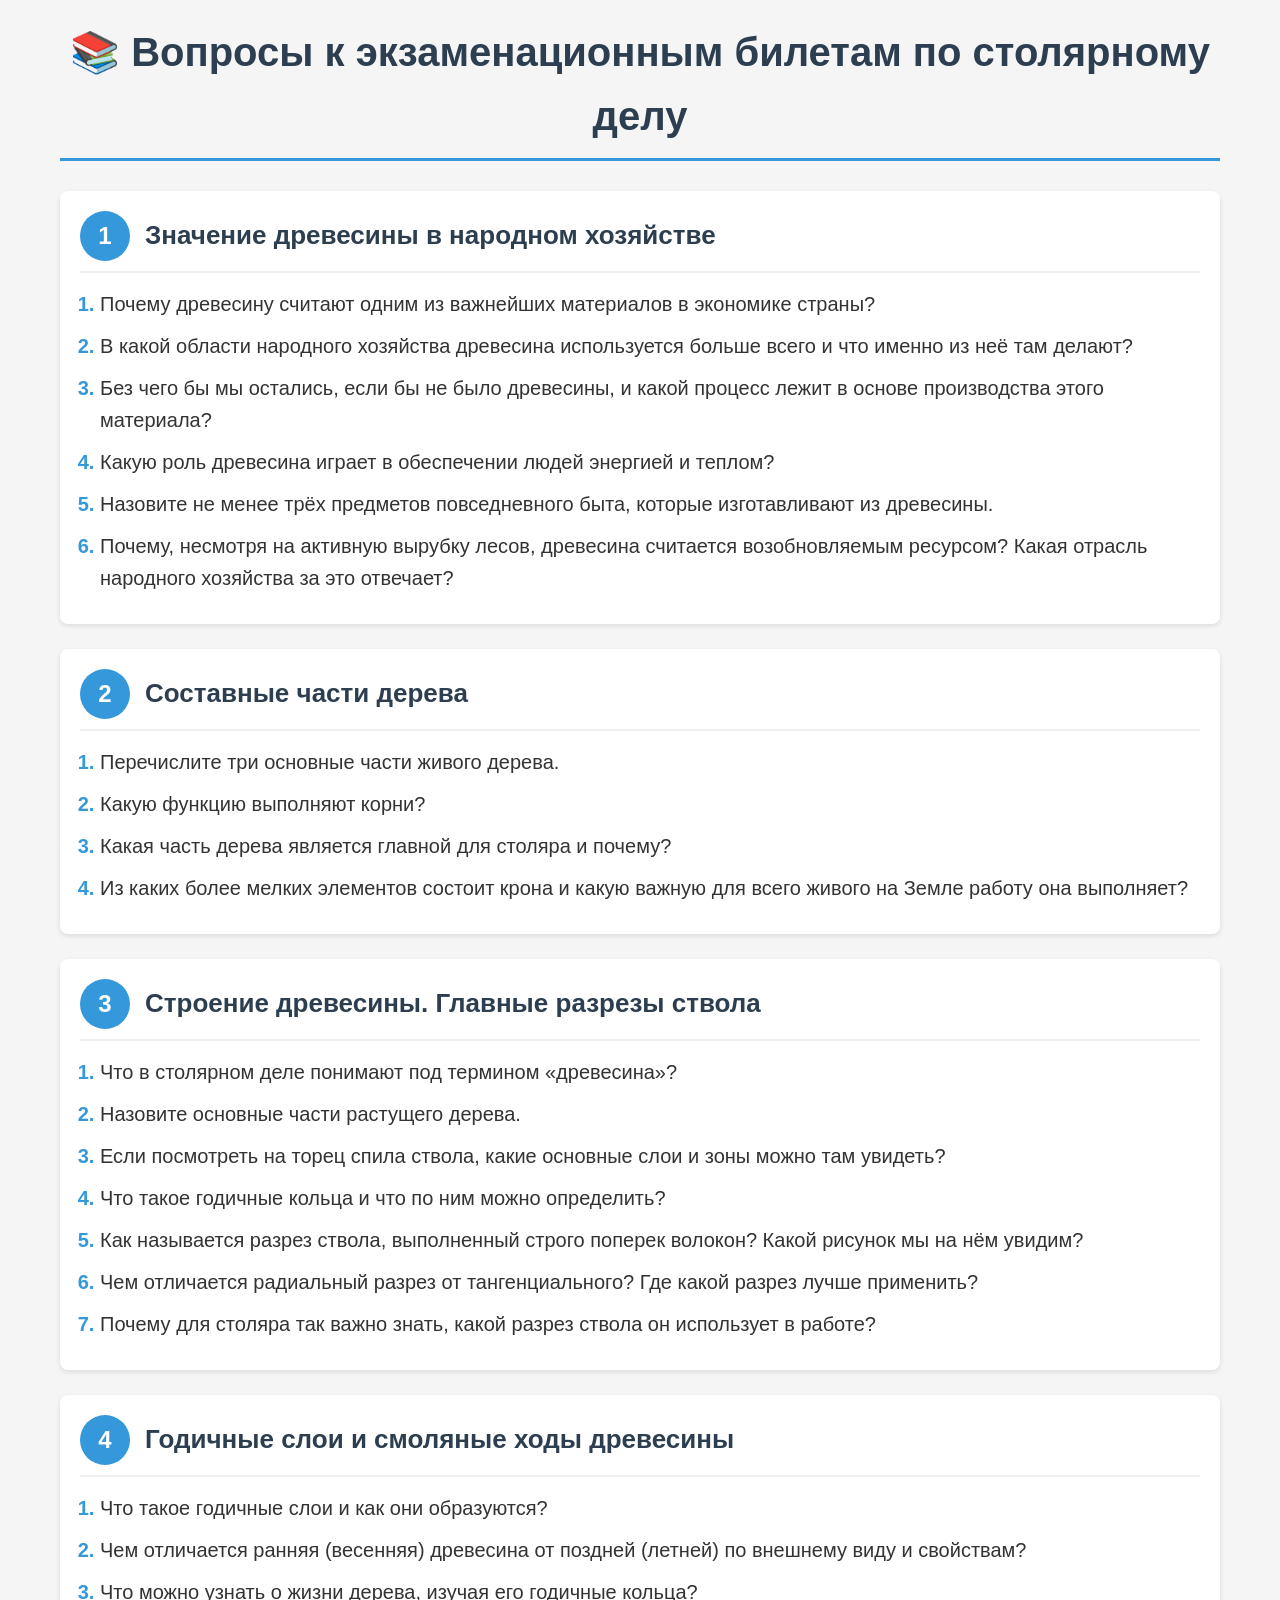
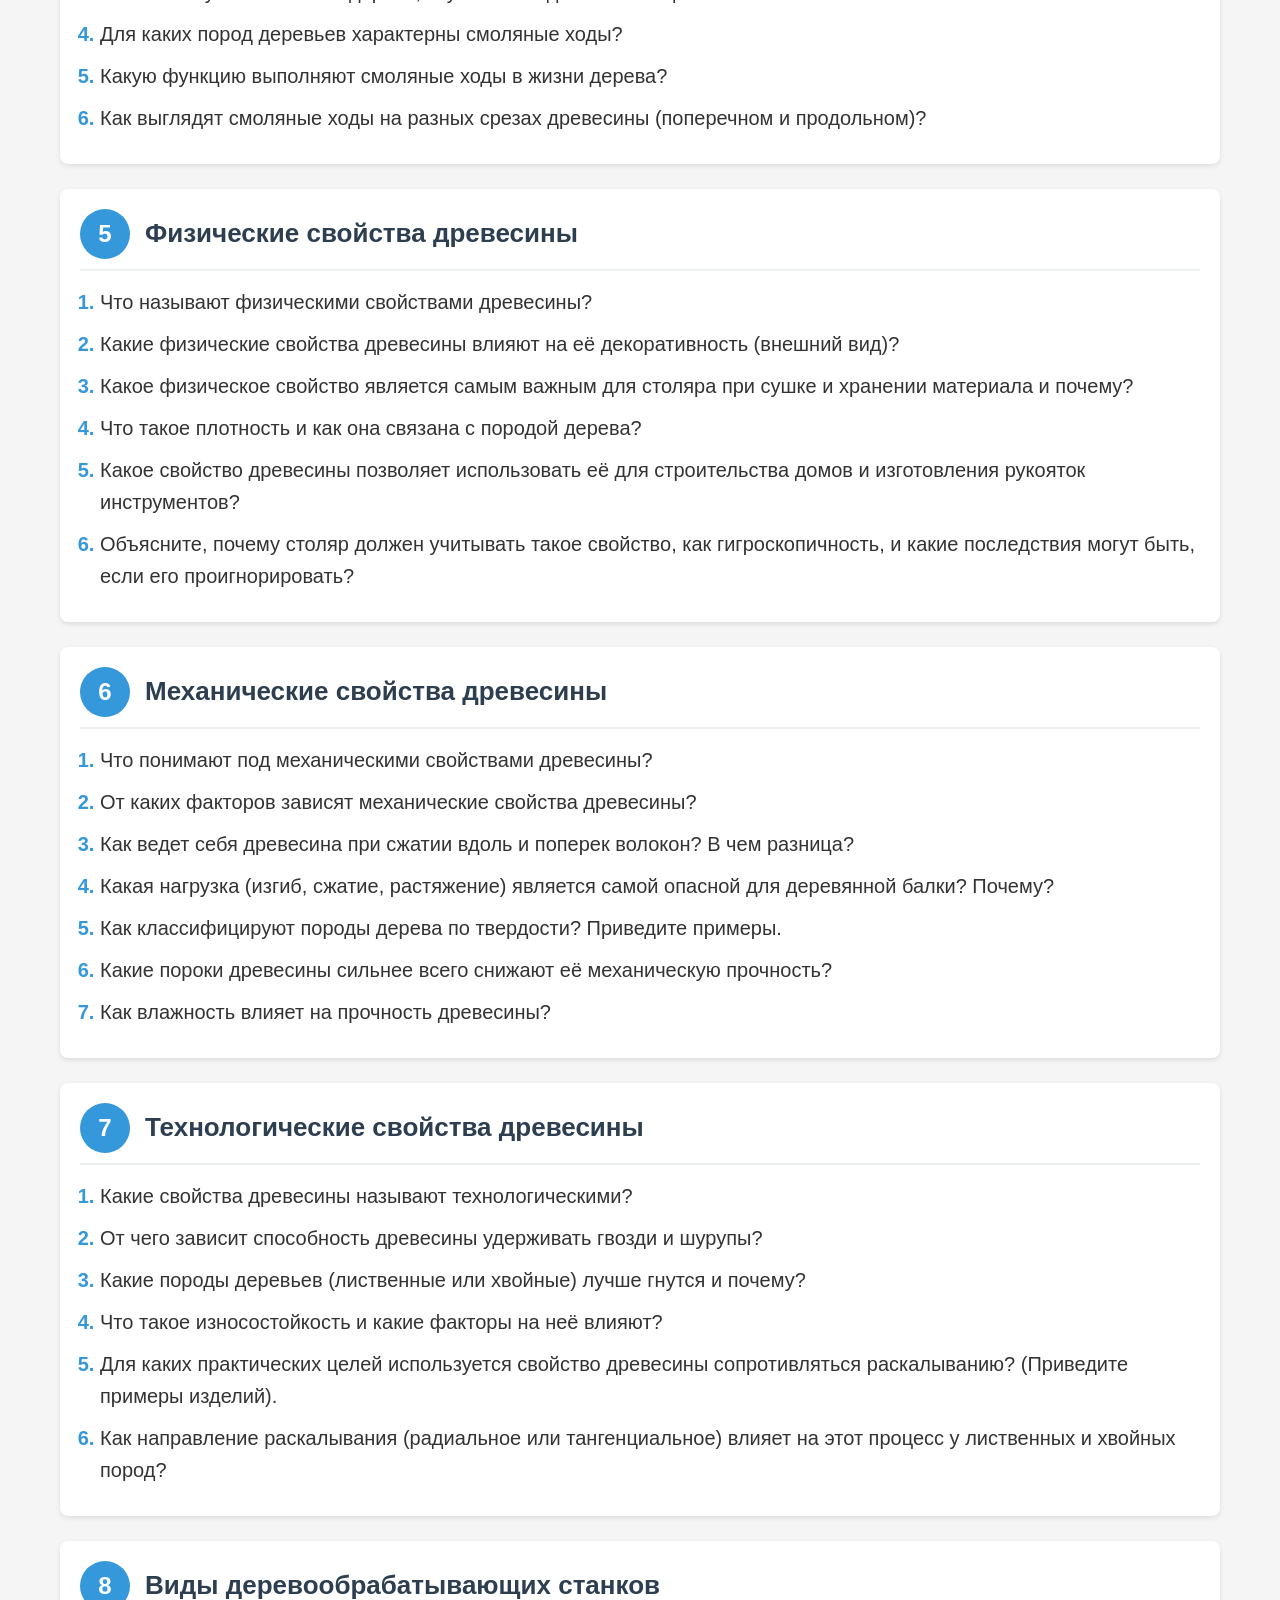
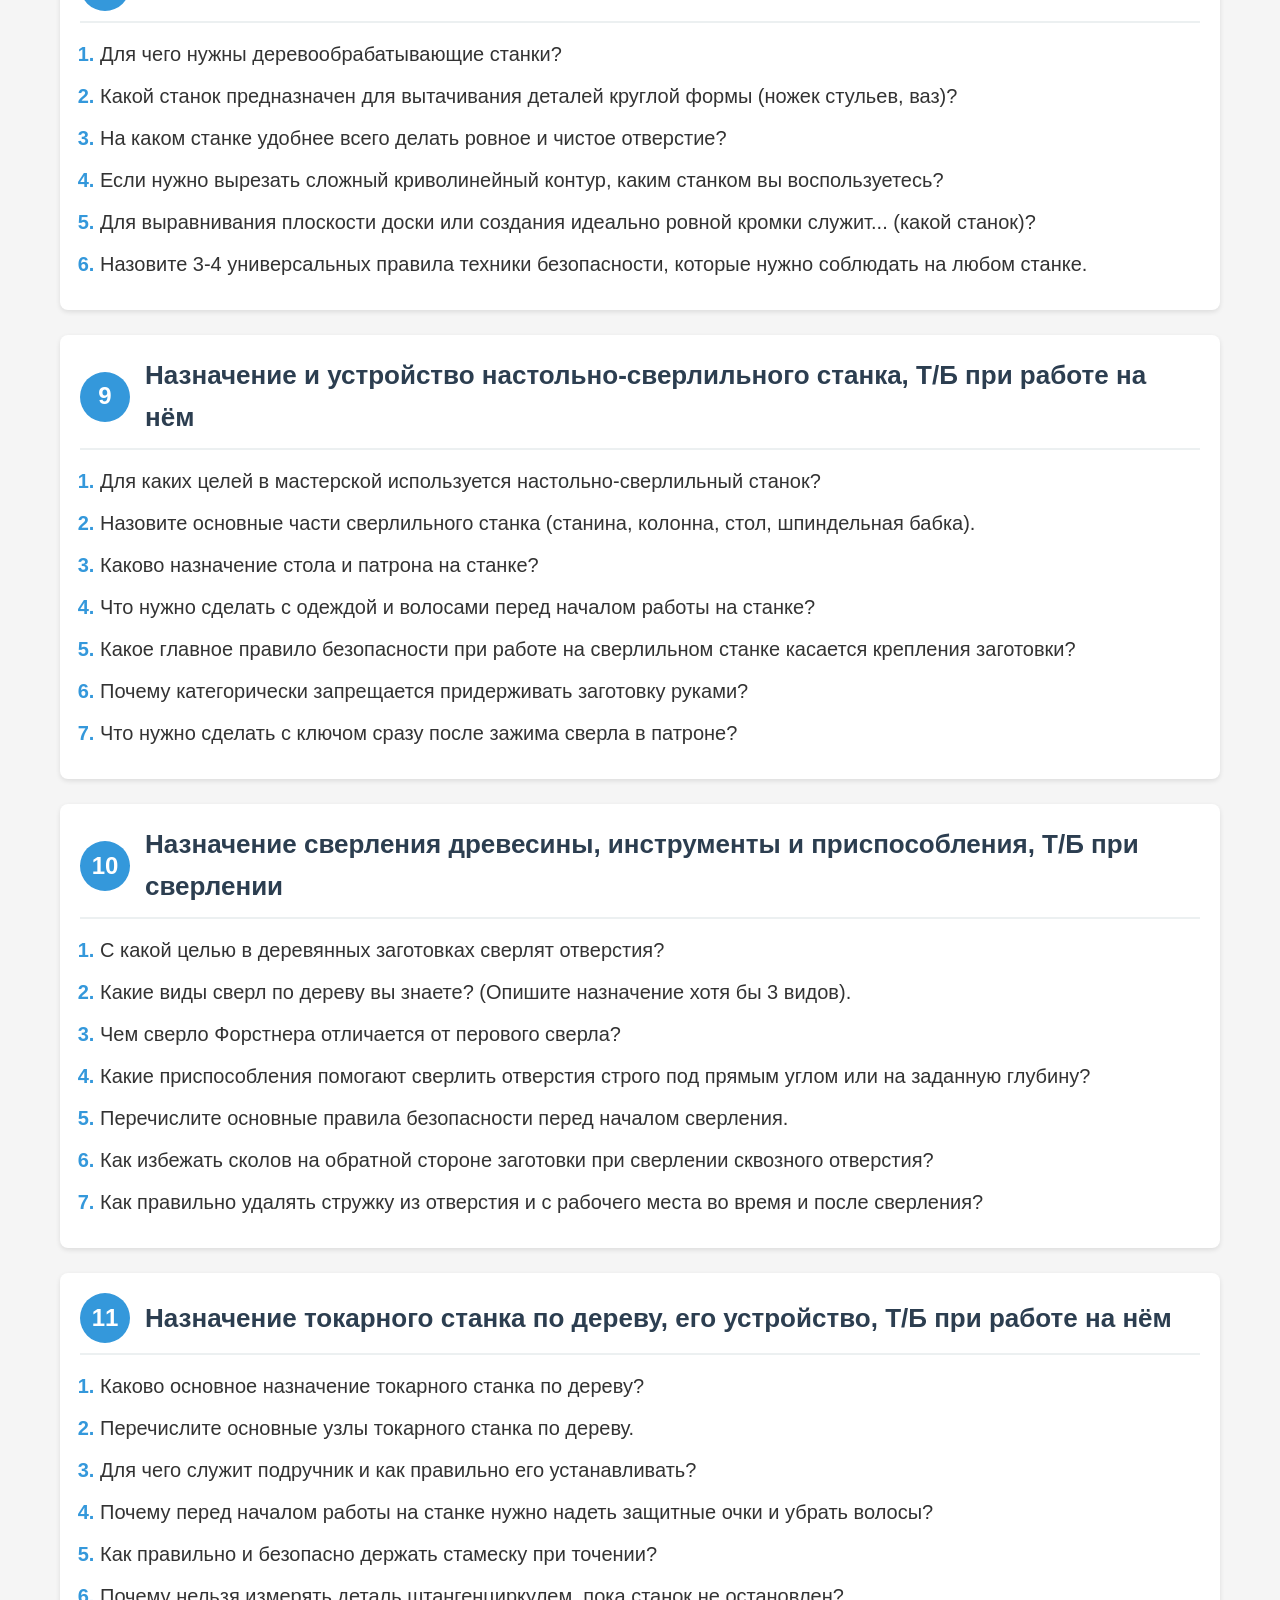
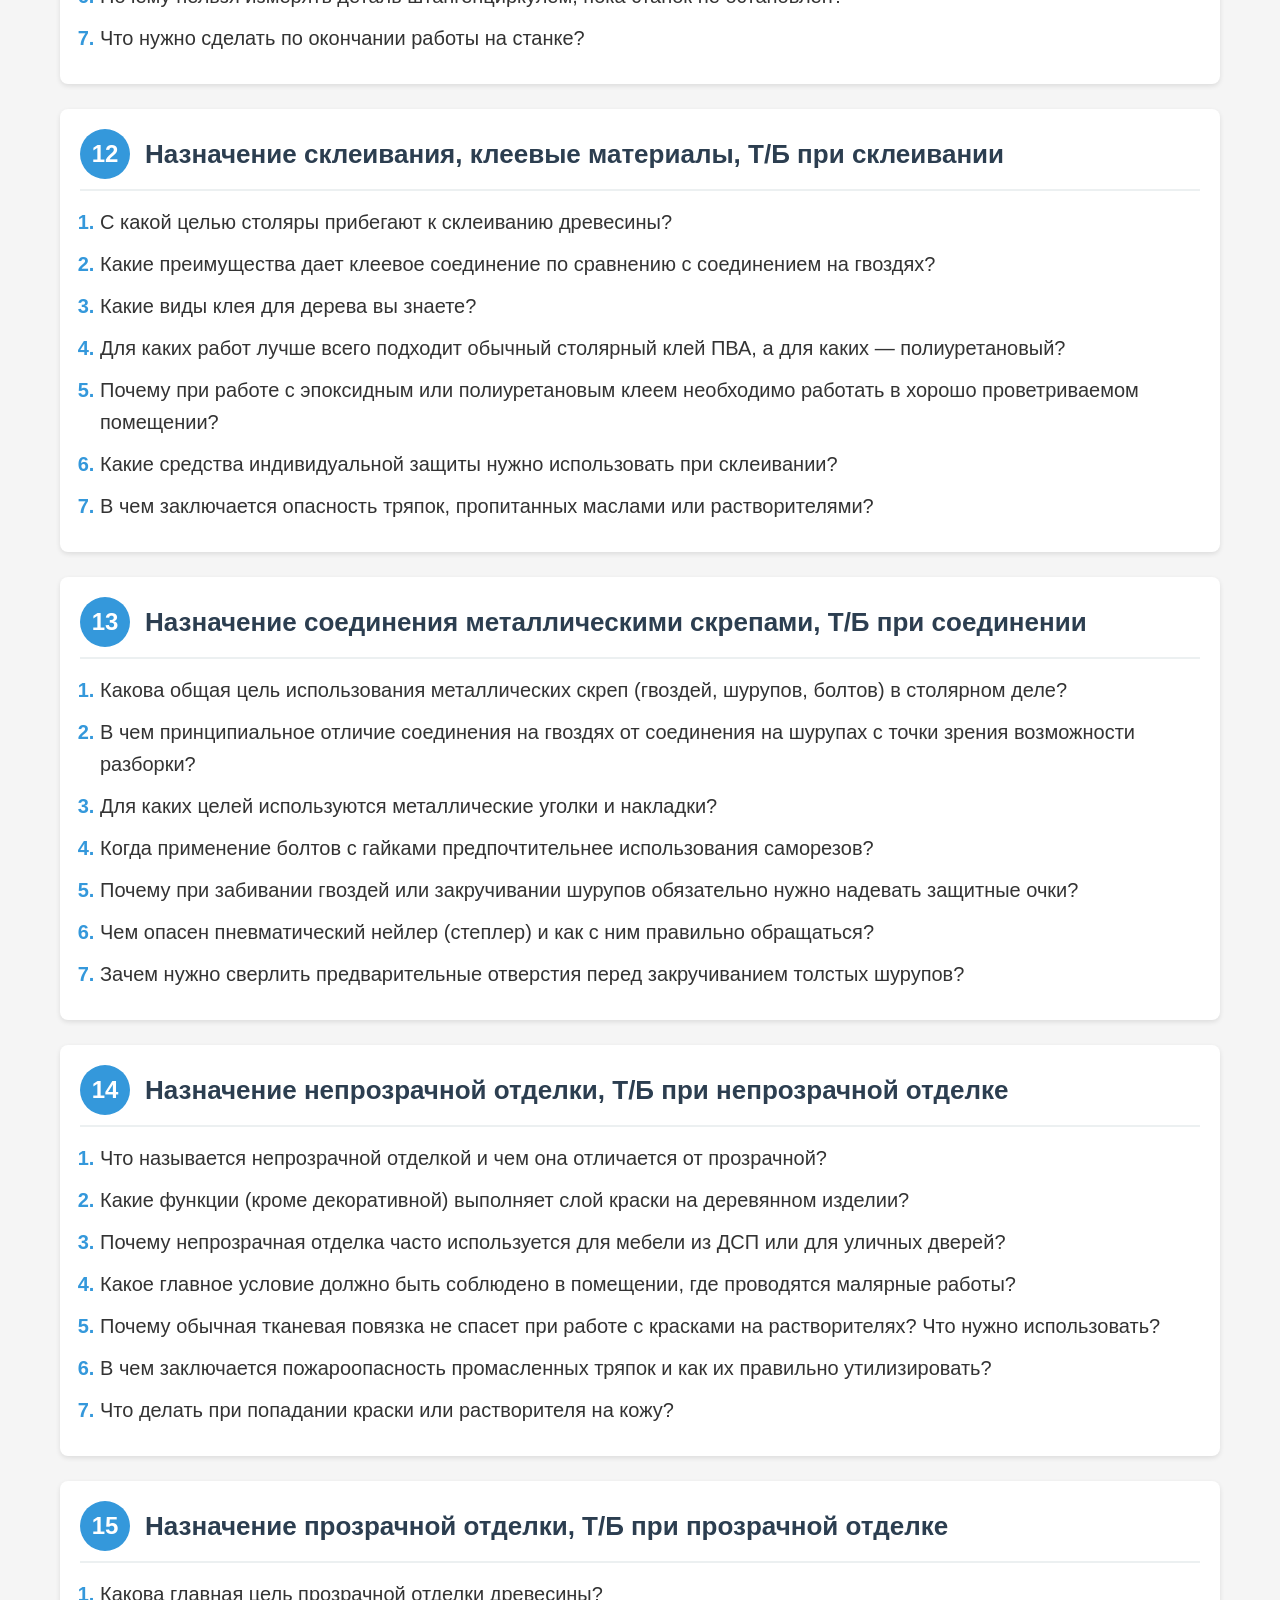
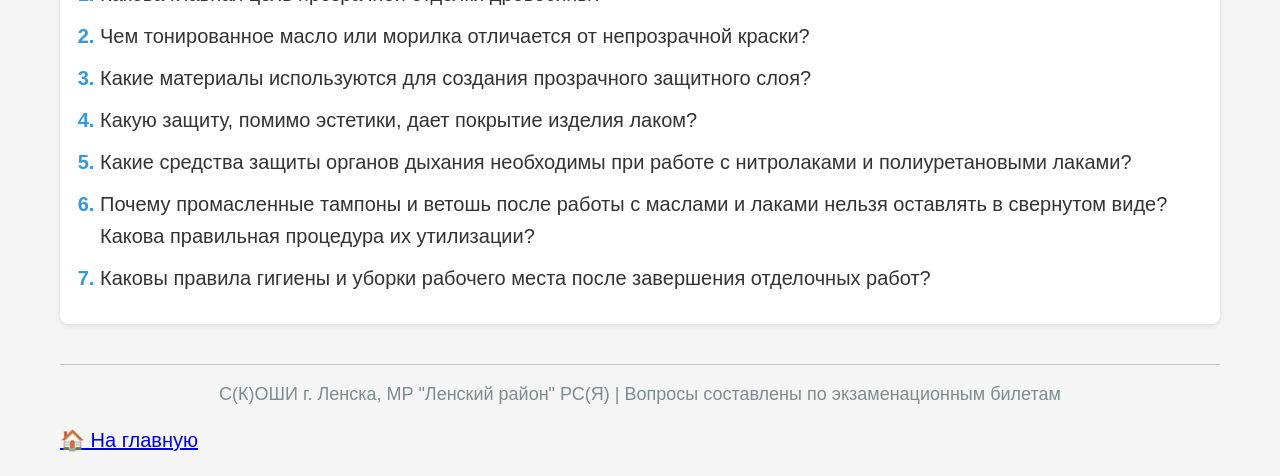
<file: extest/voprosy-biletov.html>
<!DOCTYPE html>
<html lang="ru">
<head>
    <link rel="stylesheet" href="../style.css">
    <meta charset="UTF-8">
    <meta name="viewport" content="width=device-width, initial-scale=1.0">
    <title>Вопросы к экзаменационным билетам по столярному делу</title>
    <style>
        body {
            font-family: 'Segoe UI', Tahoma, Geneva, Verdana, sans-serif;
            line-height: 1.6;
            color: #333;
            max-width: 1200px;
            margin: 0 auto;
            padding: 20px;
            background-color: #f5f5f5;
        }
        h1 {
            text-align: center;
            color: #2c3e50;
            border-bottom: 3px solid #3498db;
            padding-bottom: 10px;
            margin-bottom: 30px;
        }
        .bilet {
            background: white;
            border-radius: 8px;
            box-shadow: 0 2px 5px rgba(0,0,0,0.1);
            margin-bottom: 25px;
            padding: 20px;
            transition: transform 0.2s;
        }
        .bilet:hover {
            transform: translateY(-3px);
            box-shadow: 0 4px 10px rgba(0,0,0,0.15);
        }
        .bilet-header {
            display: flex;
            align-items: center;
            margin-bottom: 15px;
            border-bottom: 2px solid #ecf0f1;
            padding-bottom: 10px;
        }
        .bilet-number {
            background-color: #3498db;
            color: white;
            font-weight: bold;
            font-size: 1.2em;
            width: 50px;
            height: 50px;
            display: flex;
            align-items: center;
            justify-content: center;
            border-radius: 50%;
            margin-right: 15px;
            flex-shrink: 0;
        }
        .bilet-title {
            font-size: 1.3em;
            font-weight: 600;
            color: #2c3e50;
            margin: 0;
        }
        .question-list {
            padding-left: 20px;
            margin: 10px 0 0 0;
        }
        .question-list li {
            margin-bottom: 10px;
            font-size: 1em;
        }
        .question-list li::marker {
            color: #3498db;
            font-weight: bold;
        }
        footer {
            text-align: center;
            margin-top: 40px;
            padding: 15px;
            color: #7f8c8d;
            border-top: 1px solid #bdc3c7;
        }
    </style>
</head>
<body class="voprosy-page">
    <h1>📚 Вопросы к экзаменационным билетам по столярному делу</h1>

    <!-- Билет 1 -->
    <div class="bilet">
        <div class="bilet-header">
            <div class="bilet-number">1</div>
            <div class="bilet-title">Значение древесины в народном хозяйстве</div>
        </div>
        <ol class="question-list">
            <li>Почему древесину считают одним из важнейших материалов в экономике страны?</li>
            <li>В какой области народного хозяйства древесина используется больше всего и что именно из неё там делают?</li>
            <li>Без чего бы мы остались, если бы не было древесины, и какой процесс лежит в основе производства этого материала?</li>
            <li>Какую роль древесина играет в обеспечении людей энергией и теплом?</li>
            <li>Назовите не менее трёх предметов повседневного быта, которые изготавливают из древесины.</li>
            <li>Почему, несмотря на активную вырубку лесов, древесина считается возобновляемым ресурсом? Какая отрасль народного хозяйства за это отвечает?</li>
        </ol>
    </div>

    <!-- Билет 2 -->
    <div class="bilet">
        <div class="bilet-header">
            <div class="bilet-number">2</div>
            <div class="bilet-title">Составные части дерева</div>
        </div>
        <ol class="question-list">
            <li>Перечислите три основные части живого дерева.</li>
            <li>Какую функцию выполняют корни?</li>
            <li>Какая часть дерева является главной для столяра и почему?</li>
            <li>Из каких более мелких элементов состоит крона и какую важную для всего живого на Земле работу она выполняет?</li>
        </ol>
    </div>

    <!-- Билет 3 -->
    <div class="bilet">
        <div class="bilet-header">
            <div class="bilet-number">3</div>
            <div class="bilet-title">Строение древесины. Главные разрезы ствола</div>
        </div>
        <ol class="question-list">
            <li>Что в столярном деле понимают под термином «древесина»?</li>
            <li>Назовите основные части растущего дерева.</li>
            <li>Если посмотреть на торец спила ствола, какие основные слои и зоны можно там увидеть?</li>
            <li>Что такое годичные кольца и что по ним можно определить?</li>
            <li>Как называется разрез ствола, выполненный строго поперек волокон? Какой рисунок мы на нём увидим?</li>
            <li>Чем отличается радиальный разрез от тангенциального? Где какой разрез лучше применить?</li>
            <li>Почему для столяра так важно знать, какой разрез ствола он использует в работе?</li>
        </ol>
    </div>

    <!-- Билет 4 -->
    <div class="bilet">
        <div class="bilet-header">
            <div class="bilet-number">4</div>
            <div class="bilet-title">Годичные слои и смоляные ходы древесины</div>
        </div>
        <ol class="question-list">
            <li>Что такое годичные слои и как они образуются?</li>
            <li>Чем отличается ранняя (весенняя) древесина от поздней (летней) по внешнему виду и свойствам?</li>
            <li>Что можно узнать о жизни дерева, изучая его годичные кольца?</li>
            <li>Для каких пород деревьев характерны смоляные ходы?</li>
            <li>Какую функцию выполняют смоляные ходы в жизни дерева?</li>
            <li>Как выглядят смоляные ходы на разных срезах древесины (поперечном и продольном)?</li>
        </ol>
    </div>

    <!-- Билет 5 -->
    <div class="bilet">
        <div class="bilet-header">
            <div class="bilet-number">5</div>
            <div class="bilet-title">Физические свойства древесины</div>
        </div>
        <ol class="question-list">
            <li>Что называют физическими свойствами древесины?</li>
            <li>Какие физические свойства древесины влияют на её декоративность (внешний вид)?</li>
            <li>Какое физическое свойство является самым важным для столяра при сушке и хранении материала и почему?</li>
            <li>Что такое плотность и как она связана с породой дерева?</li>
            <li>Какое свойство древесины позволяет использовать её для строительства домов и изготовления рукояток инструментов?</li>
            <li>Объясните, почему столяр должен учитывать такое свойство, как гигроскопичность, и какие последствия могут быть, если его проигнорировать?</li>
        </ol>
    </div>

    <!-- Билет 6 -->
    <div class="bilet">
        <div class="bilet-header">
            <div class="bilet-number">6</div>
            <div class="bilet-title">Механические свойства древесины</div>
        </div>
        <ol class="question-list">
            <li>Что понимают под механическими свойствами древесины?</li>
            <li>От каких факторов зависят механические свойства древесины?</li>
            <li>Как ведет себя древесина при сжатии вдоль и поперек волокон? В чем разница?</li>
            <li>Какая нагрузка (изгиб, сжатие, растяжение) является самой опасной для деревянной балки? Почему?</li>
            <li>Как классифицируют породы дерева по твердости? Приведите примеры.</li>
            <li>Какие пороки древесины сильнее всего снижают её механическую прочность?</li>
            <li>Как влажность влияет на прочность древесины?</li>
        </ol>
    </div>

    <!-- Билет 7 -->
    <div class="bilet">
        <div class="bilet-header">
            <div class="bilet-number">7</div>
            <div class="bilet-title">Технологические свойства древесины</div>
        </div>
        <ol class="question-list">
            <li>Какие свойства древесины называют технологическими?</li>
            <li>От чего зависит способность древесины удерживать гвозди и шурупы?</li>
            <li>Какие породы деревьев (лиственные или хвойные) лучше гнутся и почему?</li>
            <li>Что такое износостойкость и какие факторы на неё влияют?</li>
            <li>Для каких практических целей используется свойство древесины сопротивляться раскалыванию? (Приведите примеры изделий).</li>
            <li>Как направление раскалывания (радиальное или тангенциальное) влияет на этот процесс у лиственных и хвойных пород?</li>
        </ol>
    </div>

    <!-- Билет 8 -->
    <div class="bilet">
        <div class="bilet-header">
            <div class="bilet-number">8</div>
            <div class="bilet-title">Виды деревообрабатывающих станков</div>
        </div>
        <ol class="question-list">
            <li>Для чего нужны деревообрабатывающие станки?</li>
            <li>Какой станок предназначен для вытачивания деталей круглой формы (ножек стульев, ваз)?</li>
            <li>На каком станке удобнее всего делать ровное и чистое отверстие?</li>
            <li>Если нужно вырезать сложный криволинейный контур, каким станком вы воспользуетесь?</li>
            <li>Для выравнивания плоскости доски или создания идеально ровной кромки служит... (какой станок)?</li>
            <li>Назовите 3-4 универсальных правила техники безопасности, которые нужно соблюдать на любом станке.</li>
        </ol>
    </div>

    <!-- Билет 9 -->
    <div class="bilet">
        <div class="bilet-header">
            <div class="bilet-number">9</div>
            <div class="bilet-title">Назначение и устройство настольно-сверлильного станка, Т/Б при работе на нём</div>
        </div>
        <ol class="question-list">
            <li>Для каких целей в мастерской используется настольно-сверлильный станок?</li>
            <li>Назовите основные части сверлильного станка (станина, колонна, стол, шпиндельная бабка).</li>
            <li>Каково назначение стола и патрона на станке?</li>
            <li>Что нужно сделать с одеждой и волосами перед началом работы на станке?</li>
            <li>Какое главное правило безопасности при работе на сверлильном станке касается крепления заготовки?</li>
            <li>Почему категорически запрещается придерживать заготовку руками?</li>
            <li>Что нужно сделать с ключом сразу после зажима сверла в патроне?</li>
        </ol>
    </div>

    <!-- Билет 10 -->
    <div class="bilet">
        <div class="bilet-header">
            <div class="bilet-number">10</div>
            <div class="bilet-title">Назначение сверления древесины, инструменты и приспособления, Т/Б при сверлении</div>
        </div>
        <ol class="question-list">
            <li>С какой целью в деревянных заготовках сверлят отверстия?</li>
            <li>Какие виды сверл по дереву вы знаете? (Опишите назначение хотя бы 3 видов).</li>
            <li>Чем сверло Форстнера отличается от перового сверла?</li>
            <li>Какие приспособления помогают сверлить отверстия строго под прямым углом или на заданную глубину?</li>
            <li>Перечислите основные правила безопасности перед началом сверления.</li>
            <li>Как избежать сколов на обратной стороне заготовки при сверлении сквозного отверстия?</li>
            <li>Как правильно удалять стружку из отверстия и с рабочего места во время и после сверления?</li>
        </ol>
    </div>

    <!-- Билет 11 -->
    <div class="bilet">
        <div class="bilet-header">
            <div class="bilet-number">11</div>
            <div class="bilet-title">Назначение токарного станка по дереву, его устройство, Т/Б при работе на нём</div>
        </div>
        <ol class="question-list">
            <li>Каково основное назначение токарного станка по дереву?</li>
            <li>Перечислите основные узлы токарного станка по дереву.</li>
            <li>Для чего служит подручник и как правильно его устанавливать?</li>
            <li>Почему перед началом работы на станке нужно надеть защитные очки и убрать волосы?</li>
            <li>Как правильно и безопасно держать стамеску при точении?</li>
            <li>Почему нельзя измерять деталь штангенциркулем, пока станок не остановлен?</li>
            <li>Что нужно сделать по окончании работы на станке?</li>
        </ol>
    </div>

    <!-- Билет 12 -->
    <div class="bilet">
        <div class="bilet-header">
            <div class="bilet-number">12</div>
            <div class="bilet-title">Назначение склеивания, клеевые материалы, Т/Б при склеивании</div>
        </div>
        <ol class="question-list">
            <li>С какой целью столяры прибегают к склеиванию древесины?</li>
            <li>Какие преимущества дает клеевое соединение по сравнению с соединением на гвоздях?</li>
            <li>Какие виды клея для дерева вы знаете?</li>
            <li>Для каких работ лучше всего подходит обычный столярный клей ПВА, а для каких — полиуретановый?</li>
            <li>Почему при работе с эпоксидным или полиуретановым клеем необходимо работать в хорошо проветриваемом помещении?</li>
            <li>Какие средства индивидуальной защиты нужно использовать при склеивании?</li>
            <li>В чем заключается опасность тряпок, пропитанных маслами или растворителями?</li>
        </ol>
    </div>

    <!-- Билет 13 -->
    <div class="bilet">
        <div class="bilet-header">
            <div class="bilet-number">13</div>
            <div class="bilet-title">Назначение соединения металлическими скрепами, Т/Б при соединении</div>
        </div>
        <ol class="question-list">
            <li>Какова общая цель использования металлических скреп (гвоздей, шурупов, болтов) в столярном деле?</li>
            <li>В чем принципиальное отличие соединения на гвоздях от соединения на шурупах с точки зрения возможности разборки?</li>
            <li>Для каких целей используются металлические уголки и накладки?</li>
            <li>Когда применение болтов с гайками предпочтительнее использования саморезов?</li>
            <li>Почему при забивании гвоздей или закручивании шурупов обязательно нужно надевать защитные очки?</li>
            <li>Чем опасен пневматический нейлер (степлер) и как с ним правильно обращаться?</li>
            <li>Зачем нужно сверлить предварительные отверстия перед закручиванием толстых шурупов?</li>
        </ol>
    </div>

    <!-- Билет 14 -->
    <div class="bilet">
        <div class="bilet-header">
            <div class="bilet-number">14</div>
            <div class="bilet-title">Назначение непрозрачной отделки, Т/Б при непрозрачной отделке</div>
        </div>
        <ol class="question-list">
            <li>Что называется непрозрачной отделкой и чем она отличается от прозрачной?</li>
            <li>Какие функции (кроме декоративной) выполняет слой краски на деревянном изделии?</li>
            <li>Почему непрозрачная отделка часто используется для мебели из ДСП или для уличных дверей?</li>
            <li>Какое главное условие должно быть соблюдено в помещении, где проводятся малярные работы?</li>
            <li>Почему обычная тканевая повязка не спасет при работе с красками на растворителях? Что нужно использовать?</li>
            <li>В чем заключается пожароопасность промасленных тряпок и как их правильно утилизировать?</li>
            <li>Что делать при попадании краски или растворителя на кожу?</li>
        </ol>
    </div>

    <!-- Билет 15 -->
    <div class="bilet">
        <div class="bilet-header">
            <div class="bilet-number">15</div>
            <div class="bilet-title">Назначение прозрачной отделки, Т/Б при прозрачной отделке</div>
        </div>
        <ol class="question-list">
            <li>Какова главная цель прозрачной отделки древесины?</li>
            <li>Чем тонированное масло или морилка отличается от непрозрачной краски?</li>
            <li>Какие материалы используются для создания прозрачного защитного слоя?</li>
            <li>Какую защиту, помимо эстетики, дает покрытие изделия лаком?</li>
            <li>Какие средства защиты органов дыхания необходимы при работе с нитролаками и полиуретановыми лаками?</li>
            <li>Почему промасленные тампоны и ветошь после работы с маслами и лаками нельзя оставлять в свернутом виде? Какова правильная процедура их утилизации?</li>
            <li>Каковы правила гигиены и уборки рабочего места после завершения отделочных работ?</li>
        </ol>
    </div>

    <footer>
        С(К)ОШИ г. Ленска, МР "Ленский район" РС(Я) | Вопросы составлены по экзаменационным билетам
    </footer>

    <script src="../script.js" defer></script>
<a href="/main-portal/index.html" class="floating-home-btn">🏠 На главную</a>
</body>
</html>
</file>
<file: style.css>
/* ========== БАЗОВЫЕ НАСТРОЙКИ И ШРИФТЫ ========== */
* {
    margin: 0;
    padding: 0;
    box-sizing: border-box;
}

body {
    font-family: 'Verdana', 'Segoe UI', sans-serif; 
    background-color: #FEF6E9;
    color: #2c241b;
    font-size: 20px;
    line-height: 1.8;
}

body::before, 
body.home-page::before, 
body.achievements-page::before, 
body.gallery-page::before, 
body.bilety-page::before {
    display: none !important;
}

.container {
    max-width: 1000px;
    margin: 0 auto;
    padding: 20px;
}

/* ========== ШАПКА И МЕНЮ ========== */
header {
    background-color: #ffffff;
    border-bottom: 4px solid #C1A585;
    padding: 20px 0;
    position: sticky;
    top: 0;
    z-index: 100;
}

.header-brand {
    display: flex;
    align-items: center;
    gap: 20px;
    margin-bottom: 20px;
}

.logo {
    max-width: 80px;
    height: auto;
    border-radius: 50%;
}

.header-brand h1 {
    font-size: 1.4em;
    color: #2c241b;
}

.main-menu {
    list-style: none;
    display: flex;
    flex-wrap: wrap;
    gap: 15px;
}

.main-menu li a {
    display: inline-block;
    text-decoration: none;
    color: #ffffff;
    background-color: #D98C2E;
    padding: 12px 20px;
    border-radius: 8px;
    font-weight: bold;
    font-size: 1em;
    transition: background-color 0.2s;
    border: 2px solid #b8731e;
}

.main-menu li a:hover, 
.main-menu li a.active {
    background-color: #b8731e;
}

/* ========== ОСНОВНОЙ КОНТЕНТ ========== */
main {
    margin-top: 30px;
}

h2 {
    font-size: 1.8em;
    margin-bottom: 25px;
    color: #2c241b;
    border-bottom: 3px solid #C1A585;
    padding-bottom: 10px;
}

ul {
    margin-left: 30px;
    margin-bottom: 30px;
}

li {
    margin-bottom: 15px;
}

strong {
    color: #8b5a2b;
}

.announcement {
    margin-top: 20px;
    padding: 15px;
    background-color: rgba(217, 140, 46, 0.15);
    border-left: 5px solid #D98C2E;
    border-radius: 4px;
    color: #2c241b;
}

/* ========== КАРТОЧКИ ПРОЕКТОВ ========== */
.project-grid {
    display: grid;
    grid-template-columns: repeat(auto-fit, minmax(300px, 1fr));
    gap: 25px;
    margin-top: 30px;
}

.project-card {
    background: #ffffff;
    border: 3px solid #C1A585;
    border-radius: 12px;
    padding: 30px;
    text-align: center;
    box-shadow: 0 4px 10px rgba(0,0,0,0.05);
}

.project-card h3 {
    font-size: 1.4em;
    margin-bottom: 15px;
    color: #2c241b;
}

.project-card p {
    font-size: 1.1em;
    margin-bottom: 25px;
    color: #4a3b2a;
}

.btn {
    display: inline-flex;
    align-items: center;
    justify-content: center;
    background-color: #2c241b;
    color: #ffffff;
    text-decoration: none;
    padding: 15px 30px;
    border-radius: 8px;
    font-size: 1.1em;
    font-weight: bold;
    min-height: 50px;
    width: 100%;
    transition: background-color 0.2s;
}

.btn:hover {
    background-color: #D98C2E;
}

/* ========== БЛОК ОБРАТНОЙ СВЯЗИ ========== */
.contact-section {
    background-color: #ffffff;
    border: 3px solid #C1A585;
    border-radius: 12px;
    padding: 30px;
    margin-top: 40px;
    text-align: center;
}

.contact-section h2 {
    font-size: 1.6em;
    margin-bottom: 15px;
    color: #2c241b;
    border-bottom: none;
}

.contact-section p {
    font-size: 1.1em;
    margin-bottom: 25px;
    color: #4a3b2a;
}

.contact-grid {
    display: flex;
    flex-direction: column;
    gap: 15px;
    max-width: 500px;
    margin: 0 auto;
}

.contact-btn {
    display: flex;
    align-items: center;
    justify-content: center;
    gap: 15px;
    text-decoration: none;
    color: #ffffff;
    padding: 18px 20px;
    border-radius: 10px;
    font-size: 1.2em;
    font-weight: bold;
    transition: transform 0.2s, opacity 0.2s;
    border: 2px solid rgba(0,0,0,0.1);
}

.contact-btn:hover {
    transform: scale(1.02);
    opacity: 0.9;
}

.contact-btn .icon {
    font-size: 1.5em;
}

.btn-max { background-color: #0055CC; }
.btn-tg { background-color: #2AABEE; }
.btn-email { background-color: #D98C2E; }

/* ========== ПОДВАЛ ========== */
footer {
    margin-top: 50px;
    padding: 30px 0;
    text-align: center;
    border-top: 2px solid #C1A585;
    font-size: 0.9em;
    color: #5a4a3a;
}

/* ========== АДАПТАЦИЯ ДЛЯ ТЕЛЕФОНОВ ========== */
@media (max-width: 768px) {
    body {
        font-size: 18px;
    }
    
    .header-brand {
        flex-direction: column;
        text-align: center;
    }
    
    .main-menu {
        flex-wrap: nowrap;
        overflow-x: auto;
        -webkit-overflow-scrolling: touch;
        scroll-snap-type: x mandatory;
        padding-bottom: 10px;
        gap: 12px;
    }

    .main-menu li {
        flex-shrink: 0;
        scroll-snap-align: start;
    }

    .main-menu li a {
        width: auto;
        text-align: center;
        padding: 12px 20px;
        white-space: nowrap;
    }

    .main-menu::-webkit-scrollbar {
        height: 6px;
    }
    .main-menu::-webkit-scrollbar-track {
        background: #f1f1f1;
        border-radius: 3px;
    }
    .main-menu::-webkit-scrollbar-thumb {
        background: #C1A585;
        border-radius: 3px;
    }
    
    .project-grid {
        grid-template-columns: 1fr;
    }

    .contact-section {
        padding: 20px;
    }
    .contact-btn {
        padding: 20px;
        font-size: 1.1em;
    }
}
</file>
<file: audio_site/css/style.css>
/* Основные стили */
* {
    margin: 0;
    padding: 0;
    box-sizing: border-box;
}

body {
    font-family: 'Segoe UI', Tahoma, Geneva, Verdana, sans-serif;
    line-height: 1.6;
    color: #333;
    background-color: #f8f5f2;
    padding: 20px;
    position: relative;
}

/* ========== ФОН СТРАНИЦЫ (полупрозрачный слой) ========== */
body::before {
    content: '';
    position: fixed;
    top: 0;
    left: 0;
    width: 100%;
    height: 100%;
    background-size: cover;
    background-position: center;
    background-attachment: fixed;
    opacity: 0.2;                 /* прозрачность, чтобы текст был читаем */
    z-index: -2;
    pointer-events: none;
}

/* Основной фон для страницы аудио */
body.audio-page::before {
    background-image: url('/main-portal/assets/backgrounds/audio-bg.jpg');
}

/* Облегчённая версия для мобильных устройств */
@media (max-width: 768px) {
    body.audio-page::before {
        background-image: url('/main-portal/assets/backgrounds/audio-bg-mobile.jpg');
    }
}

/* ========== ОСТАЛЬНЫЕ СТИЛИ (без изменений) ========== */
.container {
    max-width: 1200px;
    margin: 0 auto;
    position: relative;
    z-index: 1;
    background-color: rgba(255, 248, 240, 0.85); /* полупрозрачная подложка для улучшения читаемости */
    padding: 20px;
    border-radius: 15px;
    box-shadow: 0 0 20px rgba(0,0,0,0.05);
}

/* Шапка */
header {
    text-align: center;
    background: linear-gradient(135deg, #8B4513, #A0522D);
    color: white;
    padding: 30px;
    border-radius: 10px;
    margin-bottom: 30px;
    box-shadow: 0 4px 12px rgba(139, 69, 19, 0.2);
}

header h1 {
    font-size: 2.5rem;
    margin-bottom: 10px;
}

header p {
    font-size: 1.1rem;
    opacity: 0.9;
}

/* Введение */
.intro {
    background: white;
    padding: 25px;
    border-radius: 10px;
    margin-bottom: 30px;
    box-shadow: 0 4px 8px rgba(0,0,0,0.1);
}

.intro h2 {
    color: #8B4513;
    margin-bottom: 15px;
}

.stats {
    display: flex;
    gap: 20px;
    margin-top: 20px;
}

.stats span {
    background: #f0e6d6;
    padding: 10px 20px;
    border-radius: 50px;
    display: flex;
    align-items: center;
    gap: 8px;
    font-weight: 600;
}

/* Список билетов */
.tickets-list h2 {
    color: #8B4513;
    margin-bottom: 20px;
    padding-bottom: 10px;
    border-bottom: 2px solid #e0d6cc;
}

.ticket {
    background: white;
    border-radius: 10px;
    padding: 25px;
    margin-bottom: 20px;
    box-shadow: 0 4px 8px rgba(0,0,0,0.1);
    transition: transform 0.3s, box-shadow 0.3s;
}

.ticket:hover {
    transform: translateY(-5px);
    box-shadow: 0 6px 15px rgba(0,0,0,0.15);
}

.ticket h3 {
    color: #8B4513;
    margin-bottom: 10px;
    display: flex;
    align-items: center;
    gap: 10px;
}

.ticket .duration {
    color: #666;
    margin-bottom: 15px;
    display: flex;
    align-items: center;
    gap: 8px;
}

.ticket p {
    color: #555;
    margin-bottom: 20px;
    line-height: 1.5;
}

/* Аудиоплеер */
.audio-player {
    margin-top: 20px;
    padding-top: 20px;
    border-top: 1px solid #eee;
}

audio {
    width: 100%;
    border-radius: 5px;
}

/* Контролы */
.controls {
    display: flex;
    gap: 15px;
    margin-top: 15px;
    flex-wrap: wrap;
}

.control-btn {
    padding: 10px 20px;
    border: none;
    border-radius: 50px;
    background: #8B4513;
    color: white;
    cursor: pointer;
    display: flex;
    align-items: center;
    gap: 8px;
    font-weight: 600;
    transition: background 0.3s;
}

.control-btn:hover {
    background: #A0522D;
}

.control-btn.pause {
    background: #666;
}

.volume-control {
    display: flex;
    align-items: center;
    gap: 10px;
    flex: 1;
    min-width: 200px;
}

.volume-control i {
    color: #8B4513;
}

.volume-control input {
    flex: 1;
    height: 6px;
    border-radius: 3px;
    background: #e0e0e0;
    outline: none;
}

/* Футер */
footer {
    text-align: center;
    padding: 30px;
    margin-top: 40px;
    color: #666;
    border-top: 1px solid #ddd;
}

footer p {
    margin: 5px 0;
}

/* Адаптивность */
@media (max-width: 768px) {
    header h1 {
        font-size: 2rem;
    }
    
    .stats {
        flex-direction: column;
        gap: 10px;
    }
    
    .controls {
        flex-direction: column;
    }
    
    .volume-control {
        width: 100%;
    }
    
    .container {
        padding: 15px;
    }
}
/* Плавающая кнопка "На главную" */
.floating-home-btn {
    position: fixed;
    bottom: 30px;
    right: 30px;
    background-color: #D98C2E;
    color: #FEF6E9;
    font-size: 28px;
    width: 55px;
    height: 55px;
    display: flex;
    align-items: center;
    justify-content: center;
    border-radius: 50%;
    text-decoration: none;
    box-shadow: 0 4px 10px rgba(0, 0, 0, 0.3);
    transition: background-color 0.2s, transform 0.2s;
    z-index: 1000;
}
.floating-home-btn:hover {
    background-color: #C1A585;
    transform: scale(1.05);
}

/* Адаптация для мобильных */
@media (max-width: 768px) {
    .floating-home-btn {
        bottom: 20px;
        right: 20px;
        width: 45px;
        height: 45px;
        font-size: 22px;
    }
}
/* Плавающая кнопка "На главную" в левом верхнем углу */
.floating-home-btn {
    position: fixed;
    top: 20px;
    left: 20px;
    background-color: #D98C2E;
    color: #FEF6E9;
    padding: 8px 16px;
    border-radius: 40px;
    text-decoration: none;
    font-weight: 600;
    font-size: 1rem;
    display: flex;
    align-items: center;
    gap: 6px;
    box-shadow: 0 4px 10px rgba(0, 0, 0, 0.2);
    transition: background-color 0.2s, transform 0.2s;
    z-index: 1000;
}
.floating-home-btn:hover {
    background-color: #C1A585;
    transform: scale(1.02);
}
/* Адаптация для мобильных устройств */
@media (max-width: 768px) {
    .floating-home-btn {
        top: 10px;
        left: 10px;
        padding: 6px 12px;
        font-size: 0.9rem;
    }
}
</file>
<file: generaltest/css/style.css>
/* Основные переменные цветов */
:root {
    --primary-color: #2F4F4F;
    --secondary-color: #8FBC8F;
    --accent-color: #DEB887;
    --background-color: #F5F5F5;
    --text-color: #333333;
    --white: #ffffff;
    --shadow: 0 4px 6px rgba(0, 0, 0, 0.1);
    --shadow-lg: 0 10px 25px rgba(0, 0, 0, 0.15);
    --border-radius: 12px;
    --transition: all 0.3s ease;
}

/* Сброс и базовые стили */
* {
    margin: 0;
    padding: 0;
    box-sizing: border-box;
}

body {
    font-family: 'Segoe UI', Tahoma, Geneva, Verdana, sans-serif;
    line-height: 1.6;
    color: var(--text-color);
    /* Удалён background-color: var(--background-color); — теперь фон из style.css */
}

.container {
    max-width: 1200px;
    margin: 0 auto;
    padding: 0 20px;
}

/* Навигация */
.main-nav {
    background: var(--primary-color);
    padding: 1rem 0;
    position: fixed;
    width: 100%;
    top: 0;
    z-index: 1000;
    box-shadow: var(--shadow);
}

.nav-container {
    max-width: 1200px;
    margin: 0 auto;
    display: flex;
    justify-content: space-between;
    align-items: center;
    padding: 0 20px;
}

.logo {
    display: flex;
    align-items: center;
    gap: 10px;
}

.logo-icon {
    font-size: 1.8rem;
}

.logo h1 {
    color: var(--white);
    font-size: 1.5rem;
    font-weight: 600;
}

.nav-links {
    display: flex;
    gap: 2rem;
}

.nav-link {
    color: var(--white);
    text-decoration: none;
    font-weight: 500;
    padding: 0.5rem 1rem;
    border-radius: 6px;
    transition: var(--transition);
}

.nav-link:hover,
.nav-link.active {
    background: var(--secondary-color);
    color: var(--primary-color);
}

.mobile-menu-btn {
    display: none;
    background: none;
    border: none;
    color: var(--white);
    font-size: 1.5rem;
    cursor: pointer;
}

/* Основной контент */
.main-content {
    margin-top: 80px;
    min-height: calc(100vh - 160px);
    background: rgba(245, 245, 245, 0.85); /* полупрозрачная подложка */
    border-radius: var(--border-radius);
    padding: 2rem;
    backdrop-filter: blur(2px);
}

/* Адаптивность для подложки */
@media (max-width: 768px) {
    .main-content {
        padding: 1rem;
    }
}

.page {
    display: none;
}

.page.active {
    display: block;
}

/* Герой-секция */
.hero-section {
    background: linear-gradient(135deg, var(--primary-color), #1a3a3a);
    color: var(--white);
    padding: 4rem 0;
    text-align: center;
}

.hero-content h1 {
    font-size: 3rem;
    margin-bottom: 1rem;
    font-weight: 700;
}

.hero-subtitle {
    font-size: 1.3rem;
    margin-bottom: 2rem;
    opacity: 0.9;
}

.hero-stats {
    display: flex;
    justify-content: center;
    gap: 3rem;
    margin: 2.5rem 0;
}

.stat-item {
    text-align: center;
}

.stat-number {
    display: block;
    font-size: 2.5rem;
    font-weight: bold;
    color: var(--accent-color);
}

.stat-label {
    font-size: 1rem;
    opacity: 0.9;
}

.cta-button {
    background: var(--secondary-color);
    color: var(--primary-color);
    padding: 15px 35px;
    border: none;
    border-radius: var(--border-radius);
    font-size: 1.2rem;
    font-weight: 600;
    cursor: pointer;
    transition: var(--transition);
    box-shadow: var(--shadow);
}

.cta-button:hover {
    background: var(--accent-color);
    transform: translateY(-2px);
    box-shadow: var(--shadow-lg);
}

/* Сетка возможностей */
.features-grid {
    display: grid;
    grid-template-columns: repeat(auto-fit, minmax(280px, 1fr));
    gap: 2rem;
    margin: 4rem 0;
}

.feature-card {
    background: var(--white);
    padding: 2.5rem 2rem;
    border-radius: var(--border-radius);
    text-align: center;
    box-shadow: var(--shadow);
    transition: var(--transition);
}

.feature-card:hover {
    transform: translateY(-5px);
    box-shadow: var(--shadow-lg);
}

.feature-icon {
    font-size: 3rem;
    margin-bottom: 1rem;
}

.feature-card h3 {
    color: var(--primary-color);
    margin-bottom: 1rem;
    font-size: 1.4rem;
}

.feature-card p {
    color: var(--text-color);
    opacity: 0.8;
}

/* Сетка тестов */
.section-title {
    text-align: center;
    margin: 3rem 0;
    color: var(--primary-color);
    font-size: 2.5rem;
    font-weight: 700;
}

.tests-grid {
    display: grid;
    grid-template-columns: repeat(auto-fit, minmax(350px, 1fr));
    gap: 2rem;
    margin: 2rem 0;
}

.test-card {
    background: var(--white);
    border-radius: var(--border-radius);
    padding: 2.5rem;
    box-shadow: var(--shadow);
    transition: var(--transition);
    cursor: pointer;
    border-left: 5px solid var(--secondary-color);
}

.test-card:hover {
    transform: translateY(-5px);
    box-shadow: var(--shadow-lg);
    border-left-color: var(--accent-color);
}

.test-card h3 {
    color: var(--primary-color);
    margin-bottom: 1rem;
    font-size: 1.4rem;
}

.test-card p {
    color: var(--text-color);
    margin-bottom: 1.5rem;
    opacity: 0.8;
}

.test-meta {
    display: flex;
    justify-content: space-between;
    color: var(--text-color);
    font-size: 0.9rem;
    opacity: 0.7;
}

/* Страница тестирования */
.test-header {
    background: var(--white);
    border-radius: var(--border-radius);
    padding: 2.5rem;
    margin-bottom: 2rem;
    box-shadow: var(--shadow);
}

.test-info h2 {
    color: var(--primary-color);
    margin-bottom: 1.5rem;
    font-size: 1.8rem;
}

.test-meta {
    display: flex;
    justify-content: space-between;
    align-items: center;
    gap: 2rem;
}

.progress-info {
    flex: 1;
}

.progress-bar {
    width: 100%;
    height: 10px;
    background: #e0e0e0;
    border-radius: 5px;
    margin-top: 0.8rem;
    overflow: hidden;
}

.progress {
    height: 100%;
    background: var(--secondary-color);
    width: 0%;
    transition: width 0.3s ease;
    border-radius: 5px;
}

.timer {
    background: var(--primary-color);
    color: var(--white);
    padding: 0.8rem 1.5rem;
    border-radius: var(--border-radius);
    font-weight: 600;
    font-size: 1.1rem;
    min-width: 90px;
    text-align: center;
}

/* Контейнер вопросов */
.question-container {
    background: var(--white);
    border-radius: var(--border-radius);
    padding: 2.5rem;
    margin-bottom: 2rem;
    box-shadow: var(--shadow);
}

.question {
    margin-bottom: 2rem;
}

.question-number {
    font-weight: 600;
    color: var(--primary-color);
    margin-bottom: 1rem;
    font-size: 1.1rem;
    display: flex;
    align-items: center;
    gap: 0.5rem;
}

.question-number::before {
    content: "•";
    color: var(--accent-color);
    font-size: 1.5rem;
}

.question-text {
    font-size: 1.3rem;
    margin-bottom: 1.8rem;
    line-height: 1.6;
    color: var(--text-color);
}

.options {
    display: flex;
    flex-direction: column;
    gap: 1rem;
}

.option {
    padding: 1.2rem 1.5rem;
    border: 2px solid #e0e0e0;
    border-radius: var(--border-radius);
    cursor: pointer;
    transition: var(--transition);
    display: flex;
    align-items: center;
    gap: 1rem;
}

.option:hover {
    border-color: var(--secondary-color);
    background: rgba(143, 188, 143, 0.05);
}

.option.selected {
    border-color: var(--primary-color);
    background: var(--primary-color);
    color: var(--white);
}

.option-letter {
    font-weight: 600;
    background: rgba(255, 255, 255, 0.2);
    padding: 0.4rem 0.8rem;
    border-radius: 6px;
    min-width: 35px;
    text-align: center;
}

.option.selected .option-letter {
    background: rgba(255, 255, 255, 0.3);
}

.option-text {
    flex: 1;
}

/* Навигационные кнопки */
.navigation-buttons {
    display: flex;
    justify-content: space-between;
    align-items: center;
    gap: 1rem;
    padding: 2rem 0;
}

.nav-button, .submit-button {
    padding: 14px 28px;
    border: none;
    border-radius: var(--border-radius);
    font-size: 1rem;
    font-weight: 600;
    cursor: pointer;
    transition: var(--transition);
    display: flex;
    align-items: center;
    gap: 0.5rem;
}

.nav-button {
    background: var(--primary-color);
    color: var(--white);
}

.nav-button:hover:not(:disabled) {
    background: #1a3a3a;
    transform: translateY(-2px);
}

.nav-button:disabled {
    background: #bdbdbd;
    cursor: not-allowed;
    transform: none;
}

.submit-button {
    background: var(--secondary-color);
    color: var(--primary-color);
}

.submit-button:hover {
    background: var(--accent-color);
    transform: translateY(-2px);
}

/* Страница результатов */
.results-card {
    background: var(--white);
    border-radius: var(--border-radius);
    padding: 3rem;
    box-shadow: var(--shadow);
    margin: 2rem 0;
}

.results-header {
    text-align: center;
    margin-bottom: 3rem;
}

.results-header h2 {
    color: var(--primary-color);
    margin-bottom: 2rem;
    font-size: 2.2rem;
}

.score-display {
    margin: 2rem 0;
}

.score-circle {
    width: 180px;
    height: 180px;
    border-radius: 50%;
    background: conic-gradient(var(--secondary-color) 0%, #e0e0e0 0%);
    display: flex;
    flex-direction: column;
    align-items: center;
    justify-content: center;
    margin: 0 auto;
    position: relative;
    transition: background 1s ease-in-out;
}

.score-circle::before {
    content: '';
    position: absolute;
    width: 140px;
    height: 140px;
    background: var(--white);
    border-radius: 50%;
}

.score {
    font-size: 2.5rem;
    font-weight: bold;
    color: var(--primary-color);
    position: relative;
    z-index: 1;
}

.score-percent {
    font-size: 1.2rem;
    color: var(--text-color);
    position: relative;
    z-index: 1;
    opacity: 0.8;
}

.score-message {
    font-size: 1.4rem;
    font-weight: 600;
    color: var(--primary-color);
    margin-top: 1rem;
}

/* Детали результатов */
.results-details {
    margin-top: 3rem;
}

.results-stats {
    display: grid;
    grid-template-columns: repeat(auto-fit, minmax(200px, 1fr));
    gap: 1.5rem;
    margin-bottom: 3rem;
}

.stat-card {
    background: var(--background-color);
    padding: 1.5rem;
    border-radius: var(--border-radius);
    text-align: center;
    border-left: 4px solid var(--accent-color);
}

.stat-value {
    display: block;
    font-size: 2rem;
    font-weight: bold;
    color: var(--primary-color);
    margin-bottom: 0.5rem;
}

.stat-label {
    color: var(--text-color);
    opacity: 0.8;
}

.answers-review {
    background: var(--background-color);
    padding: 2rem;
    border-radius: var(--border-radius);
}

.answers-review h3 {
    color: var(--primary-color);
    margin-bottom: 1.5rem;
    font-size: 1.4rem;
}

.answer-item {
    background: var(--white);
    padding: 1.5rem;
    border-radius: var(--border-radius);
    margin-bottom: 1.5rem;
    border-left: 4px solid #e0e0e0;
}

.answer-item.correct {
    border-left-color: var(--secondary-color);
}

.answer-item.incorrect {
    border-left-color: #f44336;
}

.answer-question {
    font-weight: 600;
    margin-bottom: 0.8rem;
    color: var(--text-color);
}

.answer-user {
    margin-bottom: 0.5rem;
}

.answer-correct {
    color: var(--secondary-color);
    font-weight: 600;
}

.answer-wrong {
    color: #f44336;
    font-weight: 600;
}

.answer-explanation {
    background: rgba(222, 184, 135, 0.1);
    padding: 1rem;
    border-radius: 8px;
    margin-top: 0.8rem;
    border-left: 3px solid var(--accent-color);
}

/* Кнопки действий */
.results-actions {
    display: flex;
    gap: 1rem;
    justify-content: center;
    margin-top: 3rem;
    flex-wrap: wrap;
}

.action-button {
    padding: 14px 28px;
    border: none;
    border-radius: var(--border-radius);
    font-size: 1rem;
    font-weight: 600;
    cursor: pointer;
    transition: var(--transition);
    min-width: 180px;
}

.action-button.primary {
    background: var(--primary-color);
    color: var(--white);
}

.action-button.secondary {
    background: transparent;
    color: var(--primary-color);
    border: 2px solid var(--primary-color);
}

.action-button:hover {
    transform: translateY(-2px);
    box-shadow: var(--shadow);
}

.action-button.primary:hover {
    background: #1a3a3a;
}

.action-button.secondary:hover {
    background: var(--primary-color);
    color: var(--white);
}

/* Страница "О проекте" */
.about-content {
    display: grid;
    grid-template-columns: repeat(auto-fit, minmax(350px, 1fr));
    gap: 2rem;
    margin: 3rem 0;
}

.about-card {
    background: var(--white);
    padding: 2.5rem;
    border-radius: var(--border-radius);
    box-shadow: var(--shadow);
}

.about-card h3 {
    color: var(--primary-color);
    margin-bottom: 1.5rem;
    font-size: 1.4rem;
    border-bottom: 2px solid var(--accent-color);
    padding-bottom: 0.5rem;
}

.about-card p {
    color: var(--text-color);
    line-height: 1.7;
    opacity: 0.9;
}

.topics-list {
    list-style: none;
}

.topics-list li {
    padding: 0.8rem 0;
    border-bottom: 1px solid #e0e0e0;
    color: var(--text-color);
}

.topics-list li:last-child {
    border-bottom: none;
}

/* Футер */
.main-footer {
    background: var(--primary-color);
    color: var(--white);
    padding: 3rem 0 1rem;
    margin-top: 4rem;
}

.footer-content {
    display: grid;
    grid-template-columns: repeat(auto-fit, minmax(250px, 1fr));
    gap: 2rem;
    margin-bottom: 2rem;
}

.footer-section h3 {
    margin-bottom: 1rem;
    color: var(--accent-color);
}

.footer-section p {
    opacity: 0.8;
}

.footer-bottom {
    text-align: center;
    padding-top: 2rem;
    border-top: 1px solid rgba(255, 255, 255, 0.1);
    color: rgba(255, 255, 255, 0.7);
}

/* Адаптивность */
@media (max-width: 768px) {
    .nav-links {
        display: none;
        position: absolute;
        top: 100%;
        left: 0;
        width: 100%;
        background: var(--primary-color);
        flex-direction: column;
        padding: 1rem 0;
    }
    
    .nav-links.active {
        display: flex;
    }
    
    .nav-link {
        padding: 1rem;
        border-radius: 0;
        border-bottom: 1px solid rgba(255, 255, 255, 0.1);
    }
    
    .mobile-menu-btn {
        display: block;
    }
    
    .hero-content h1 {
        font-size: 2.2rem;
    }
    
    .hero-stats {
        flex-direction: column;
        gap: 1.5rem;
    }
    
    .test-meta {
        flex-direction: column;
        gap: 1rem;
        align-items: flex-start;
    }
    
    .timer {
        align-self: flex-end;
    }
    
    .navigation-buttons {
        flex-direction: column;
    }
    
    .nav-button, .submit-button {
        width: 100%;
        justify-content: center;
    }
    
    .results-actions {
        flex-direction: column;
    }
    
    .action-button {
        width: 100%;
    }
}

@media (max-width: 480px) {
    .container {
        padding: 0 15px;
    }
    
    .hero-content h1 {
        font-size: 1.8rem;
    }
    
    .section-title {
        font-size: 2rem;
    }
    
    .score-circle {
        width: 140px;
        height: 140px;
    }
    
    .score-circle::before {
        width: 100px;
        height: 100px;
    }
    
    .score {
        font-size: 2rem;
    }
    
    .test-card, .question-container, .results-card {
        padding: 1.5rem;
    }
}
/* Плавающая кнопка "На главную" в правом верхнем углу */
.floating-home-btn {
    position: fixed;
    top: 20px;
    right: 20px;
    background-color: #D98C2E;
    color: #FEF6E9;
    padding: 8px 16px;
    border-radius: 40px;
    text-decoration: none;
    font-weight: 600;
    font-size: 1rem;
    display: flex;
    align-items: center;
    gap: 6px;
    box-shadow: 0 4px 10px rgba(0, 0, 0, 0.2);
    transition: background-color 0.2s, transform 0.2s;
    z-index: 1000;
}
.floating-home-btn:hover {
    background-color: #C1A585;
    transform: scale(1.02);
}
/* Адаптация для мобильных устройств */
@media (max-width: 768px) {
    .floating-home-btn {
        top: 10px;
        right: 10px;
        padding: 6px 12px;
        font-size: 0.9rem;
    }
}
/* Плавающая кнопка "На главную" в левом верхнем углу */
.floating-home-btn {
    position: fixed;
    top: 20px;
    left: 20px;
    background-color: #D98C2E;
    color: #FEF6E9;
    padding: 8px 16px;
    border-radius: 40px;
    text-decoration: none;
    font-weight: 600;
    font-size: 1rem;
    display: flex;
    align-items: center;
    gap: 6px;
    box-shadow: 0 4px 10px rgba(0, 0, 0, 0.2);
    transition: background-color 0.2s, transform 0.2s;
    z-index: 1000;
}
.floating-home-btn:hover {
    background-color: #C1A585;
    transform: scale(1.02);
}
/* Адаптация для мобильных устройств */
@media (max-width: 768px) {
    .floating-home-btn {
        top: 10px;
        left: 10px;
        padding: 6px 12px;
        font-size: 0.9rem;
    }
}
</file>
